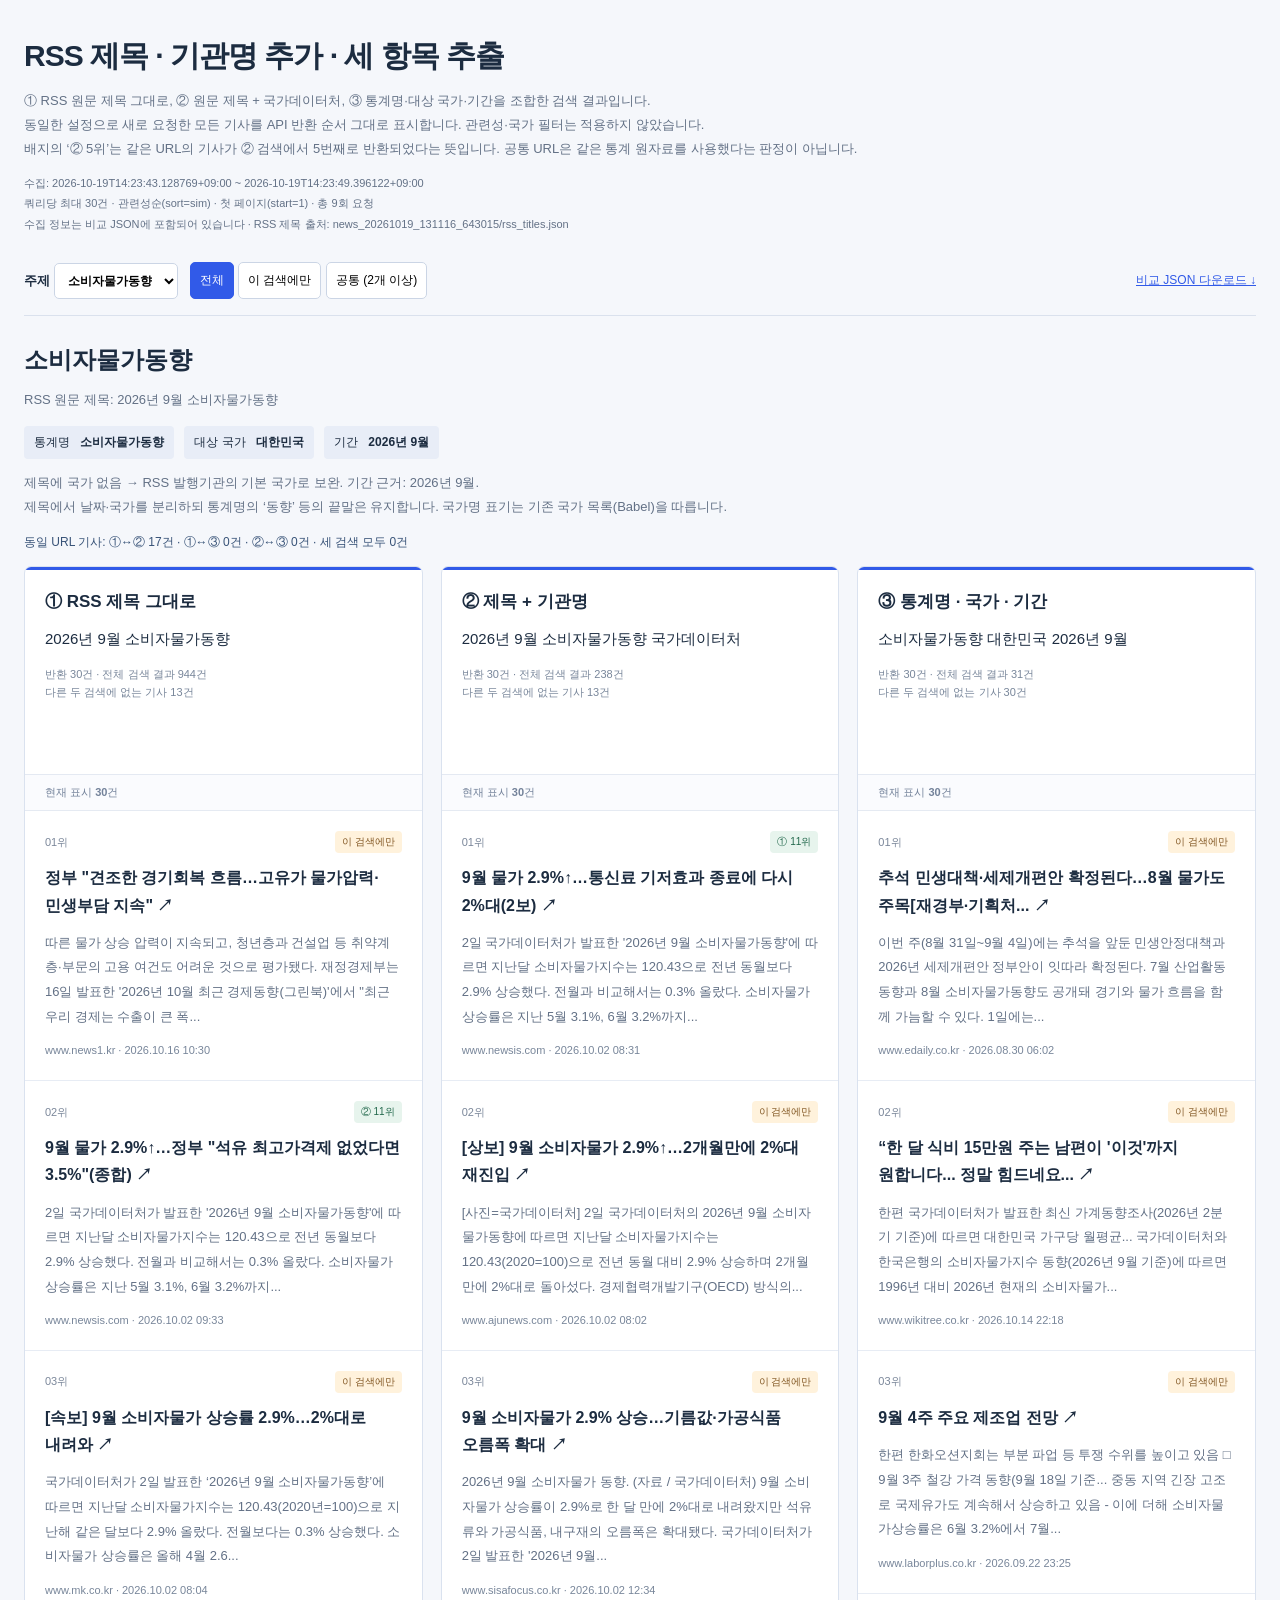
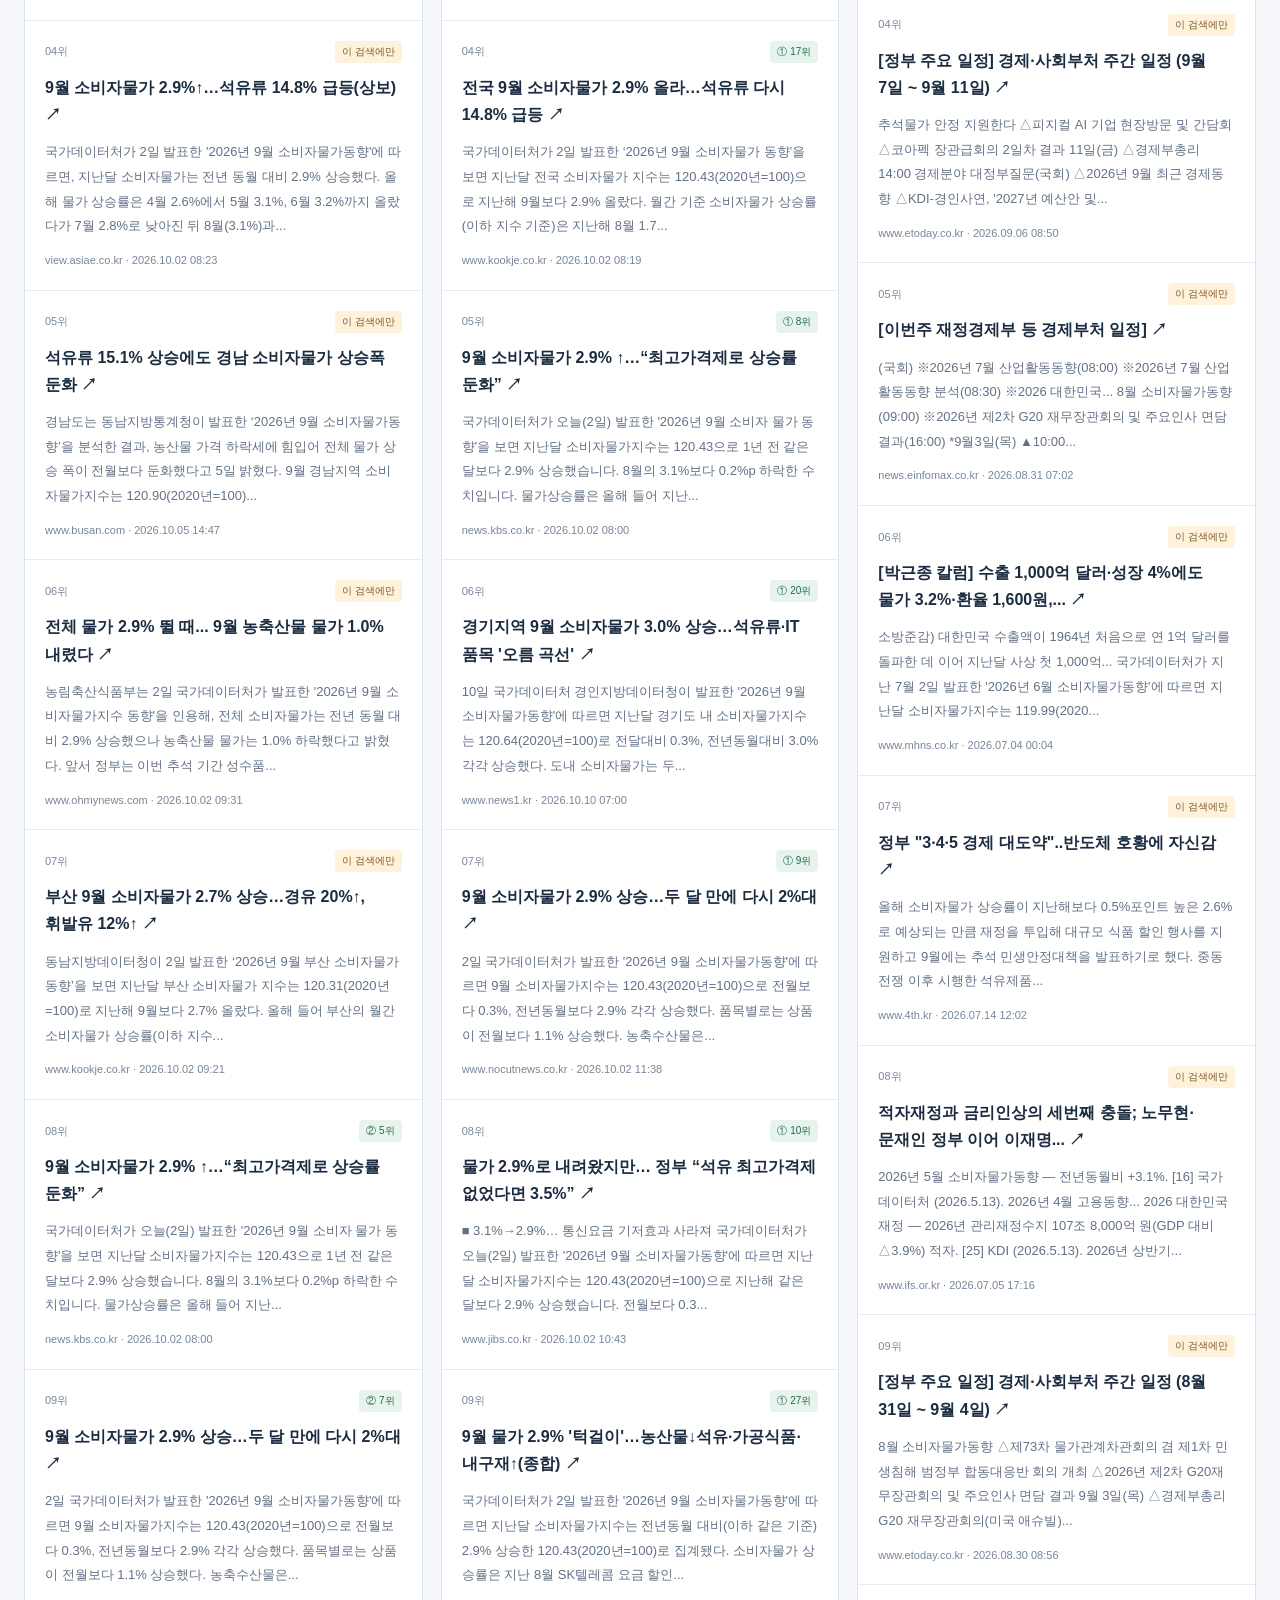
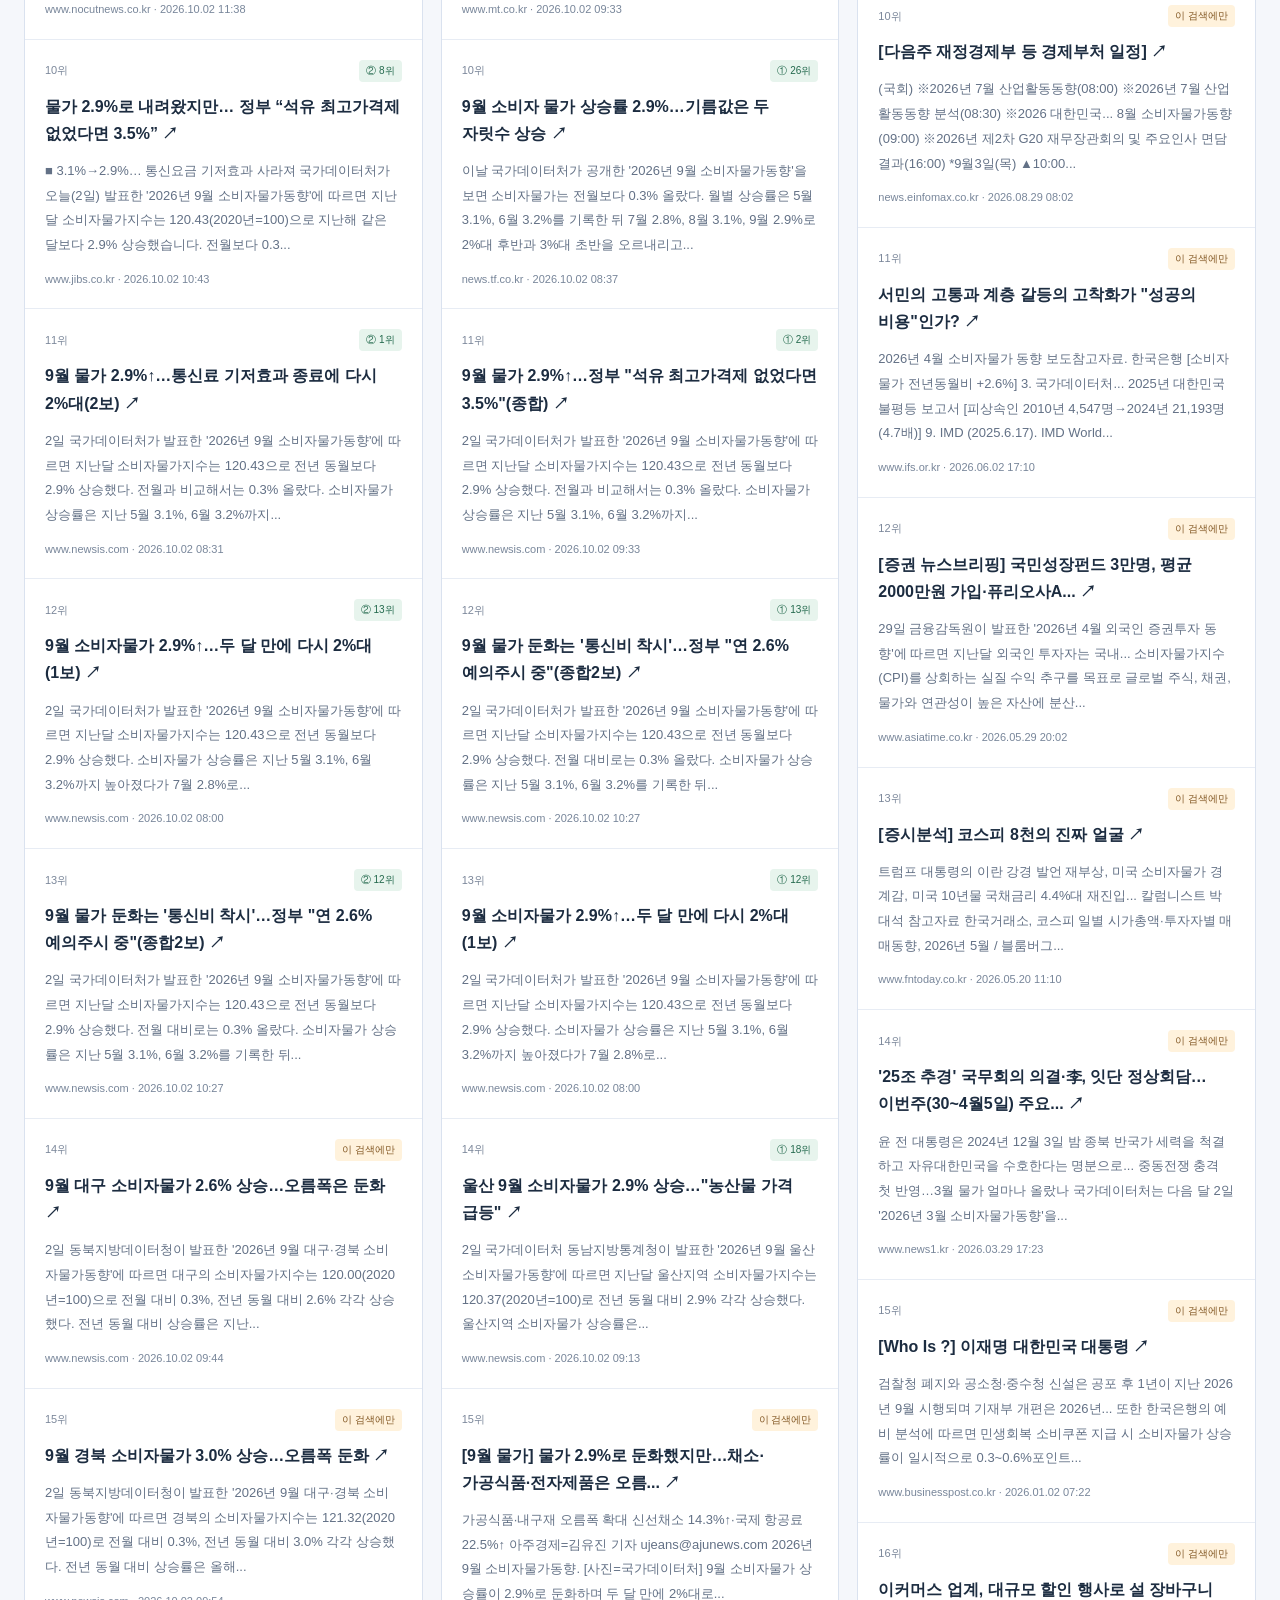
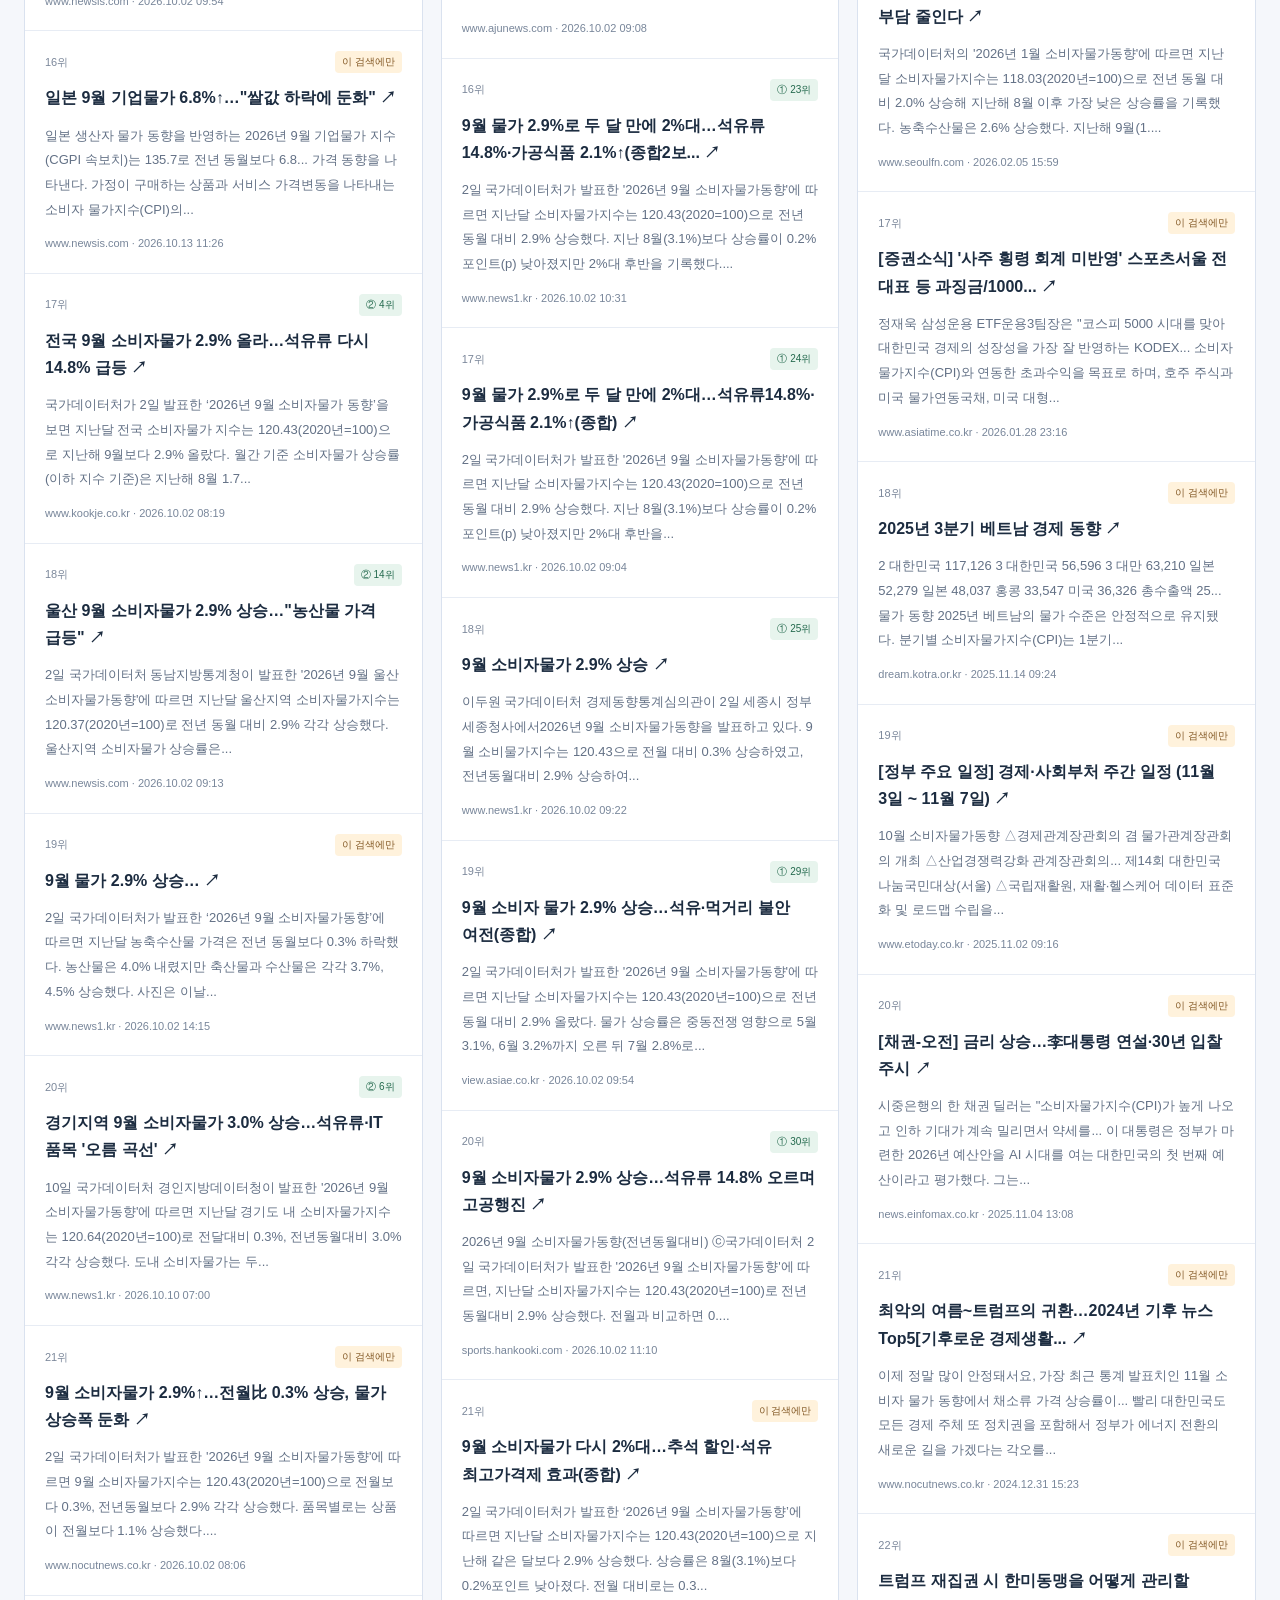
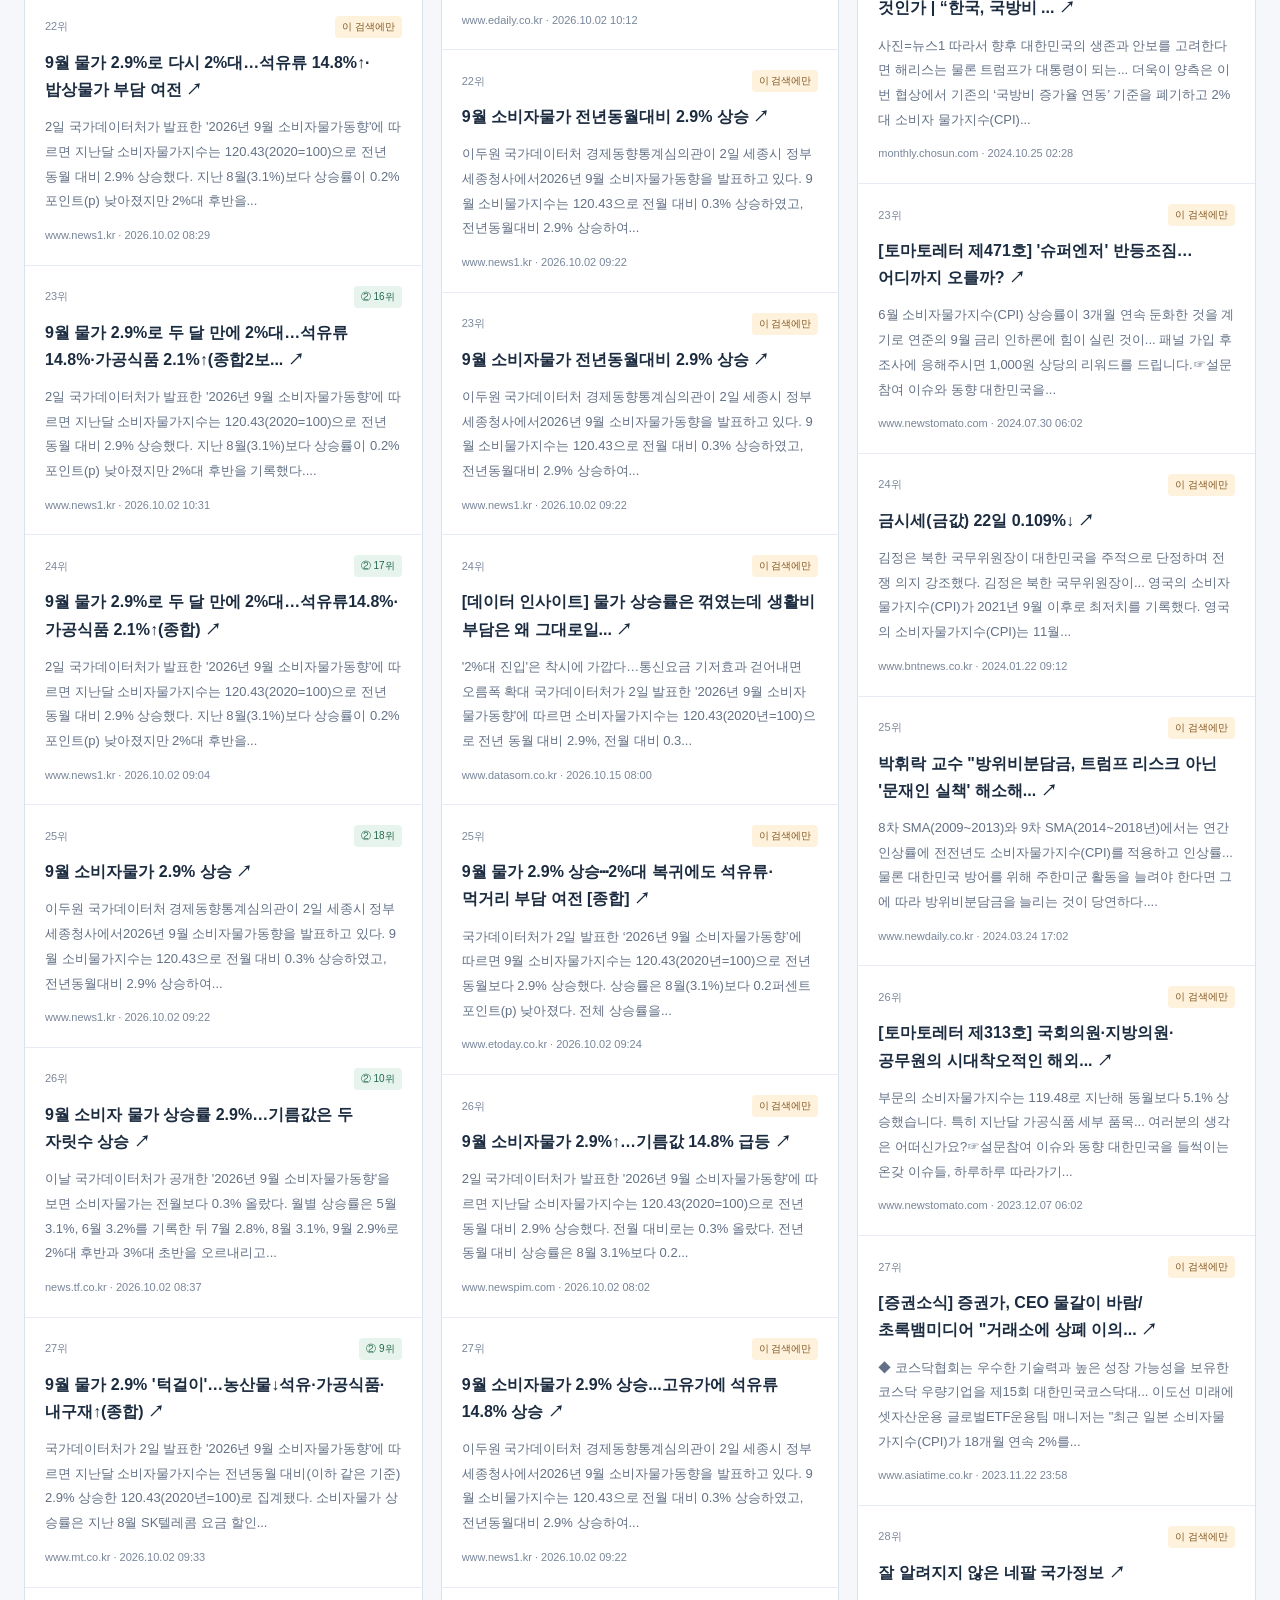
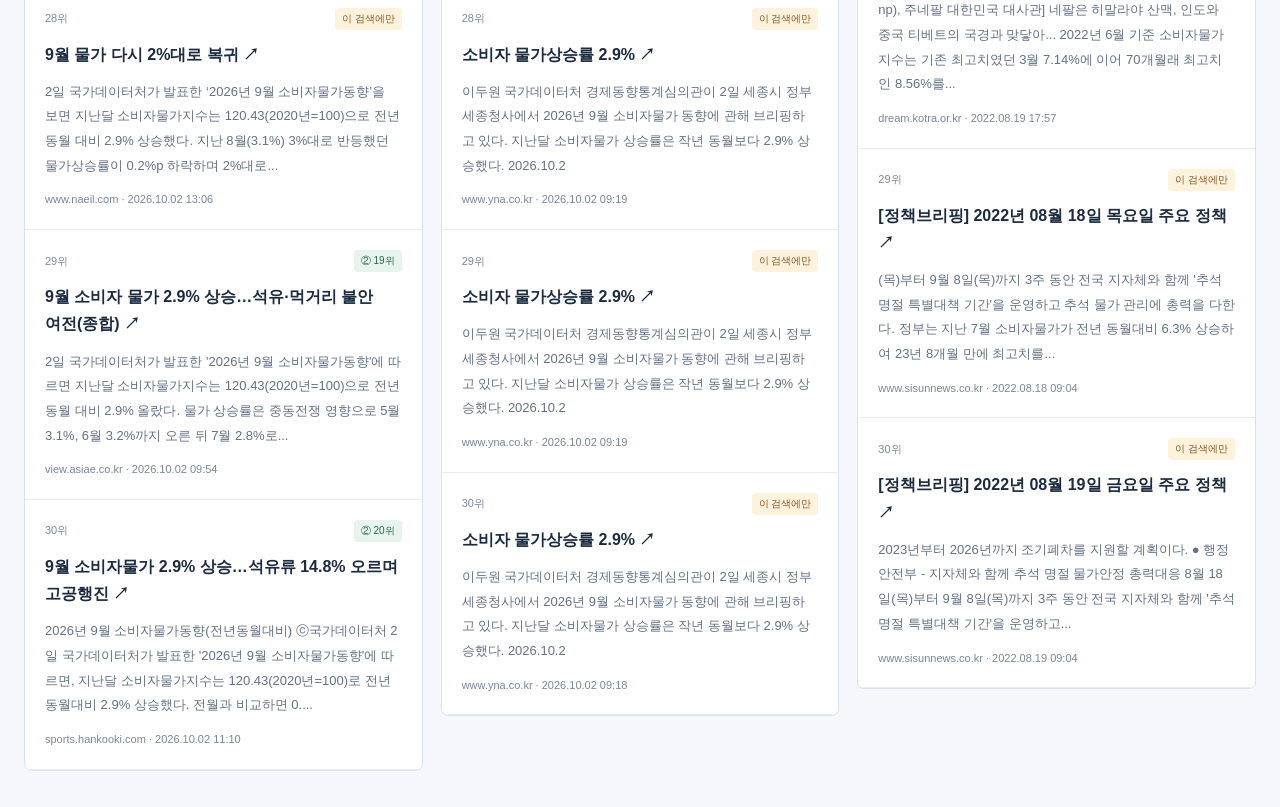
<file: data/query_comparison_temp.html>
<!doctype html><html lang="ko"><head><meta charset="utf-8"><meta name="viewport" content="width=device-width,initial-scale=1">
<title>Prism · 세 가지 검색어 비교</title><style>
:root{font-family:Arial,"Malgun Gothic",sans-serif;color:#1c2c40;background:#f5f7fb;font-variant-numeric:tabular-nums}*{box-sizing:border-box}body{margin:0}main{max-width:1660px;margin:36px auto;padding:0 24px}h1,h2,h3,h4,p{margin:0}h1{font-size:30px;letter-spacing:-1px}a{color:inherit}a:focus-visible,button:focus-visible,select:focus-visible{outline:2px solid #315ae8;outline-offset:3px}.intro,.provenance,.note,.source-title{line-height:1.85;color:#637186;font-size:13px;margin-top:12px}.provenance{font-size:11px}.controls{position:sticky;top:0;z-index:2;background:#f5f7fbf5;border-bottom:1px solid #dae1ed;padding:16px 0;display:flex;flex-wrap:wrap;gap:12px;align-items:center;margin-top:12px}.controls label{font-size:13px;font-weight:bold}select,button{font:inherit;border:1px solid #cbd5e5;background:white;border-radius:5px;padding:9px;cursor:pointer;font-size:12px}button[aria-pressed="true"]{background:#315ae8;border-color:#315ae8;color:white}.json-link{margin-left:auto;font-size:12px;color:#315ae8}section{margin-top:28px}[hidden]{display:none!important}h2{font-size:24px}.extraction{display:flex;flex-wrap:wrap;gap:10px;margin-top:14px}.extraction span{background:#e8edf7;font-size:12px;padding:8px 10px;border-radius:4px}.extraction b{margin-left:7px}.overlap{font-size:12px;color:#375277;margin:15px 0}.columns{display:grid;grid-template-columns:repeat(3,minmax(0,1fr));gap:18px;align-items:start}.column{background:white;border:1px solid #dae2ef;border-radius:7px;overflow:hidden;min-width:0}.column header{padding:20px;border-top:3px solid #315ae8;border-bottom:1px solid #e4e9f2;min-height:208px}h3{font-size:17px}.query{font-size:15px;line-height:1.75;margin-top:13px;overflow-wrap:anywhere;word-break:keep-all}.meta{font-size:11px;line-height:1.7;color:#78869a;margin-top:12px;overflow-wrap:anywhere}.column-count{font-size:11px;padding:10px 20px;background:#fafbfe;color:#73829a;border-bottom:1px solid #e5eaf2}.news-card{padding:20px;border-bottom:1px solid #e7ecf4}.card-top{display:flex;justify-content:space-between;gap:8px;align-items:center;font-size:11px;color:#7b879a;margin-bottom:11px}.badge{padding:4px 7px;border-radius:4px;font-size:10px}.common{background:#e7f4ed;color:#23694d}.unique{background:#fff2dc;color:#815622}h4{font-size:16px;line-height:1.7;overflow-wrap:anywhere;word-break:keep-all}h4 a{text-decoration:none}h4 a:hover{color:#315ae8;text-decoration:underline}.summary{font-size:13px;line-height:1.9;color:#637186;margin-top:12px;overflow-wrap:anywhere}@media(max-width:1000px){main{padding:0 14px}.columns{grid-template-columns:1fr}.column header{min-height:0}.json-link{margin-left:0}h1{font-size:25px}}
</style></head><body><main><h1>RSS 제목 · 기관명 추가 · 세 항목 추출</h1>
<p class="intro">① RSS 원문 제목 그대로, ② 원문 제목 + 국가데이터처, ③ 통계명·대상 국가·기간을 조합한 검색 결과입니다.<br>
동일한 설정으로 새로 요청한 모든 기사를 API 반환 순서 그대로 표시합니다. 관련성·국가 필터는 적용하지 않았습니다.<br>
배지의 ‘② 5위’는 같은 URL의 기사가 ② 검색에서 5번째로 반환되었다는 뜻입니다. 공통 URL은 같은 통계 원자료를 사용했다는 판정이 아닙니다.</p>
<p class="provenance">수집: 2026-10-19T14:23:43.128769+09:00 ~ 2026-10-19T14:23:49.396122+09:00<br>
쿼리당 최대 30건 · 관련성순(sort=sim) · 첫 페이지(start=1) · 총 9회 요청<br>
수집 정보는 비교 JSON에 포함되어 있습니다 · RSS 제목 출처: news_20261019_131116_643015/rss_titles.json</p>
<div class="controls"><label>주제 <select id="topic-select"><option value="0">소비자물가동향</option><option value="1">고용동향</option><option value="2">고령자 통계</option><option value="all">모든 주제</option></select></label>
<div role="group" aria-label="기사 비교 필터"><button data-filter="all" aria-pressed="true">전체</button> <button data-filter="unique" aria-pressed="false">이 검색에만</button> <button data-filter="common" aria-pressed="false">공통 (2개 이상)</button></div>
<a class="json-link" href="query_comparison_temp.json" download>비교 JSON 다운로드 ↓</a></div><section data-topic="0" >
<h2>소비자물가동향</h2><p class="source-title">RSS 원문 제목: 2026년 9월 소비자물가동향</p>
<div class="extraction"><span>통계명 <b>소비자물가동향</b></span><span>대상 국가 <b>대한민국</b></span><span>기간 <b>2026년 9월</b></span></div>
<p class="note">제목에 국가 없음 → RSS 발행기관의 기본 국가로 보완. 기간 근거: 2026년 9월.<br>제목에서 날짜·국가를 분리하되 통계명의 ‘동향’ 등의 끝말은 유지합니다. 국가명 표기는 기존 국가 목록(Babel)을 따릅니다.</p>
<p class="overlap">동일 URL 기사: ①↔② 17건 · ①↔③ 0건 · ②↔③ 0건 · 세 검색 모두 0건</p>
<div class="columns"><div class="column" data-column><header><h3>① RSS 제목 그대로</h3>
<p class="query">2026년 9월 소비자물가동향</p><p class="meta">반환 30건 · 전체 검색 결과 944건<br>다른 두 검색에 없는 기사 13건</p>
</header>
<p class="column-count">현재 표시 <b class="visible-count">30</b>건</p><article class="news-card" data-match="unique">
<div class="card-top"><span>01위</span><span class="badge unique">이 검색에만</span></div>
<h4><a href="https://www.news1.kr/economy/trend/6322162" target="_blank" rel="noopener noreferrer">정부 &quot;견조한 경기회복 흐름…고유가 물가압력·민생부담 지속&quot; ↗</a></h4>
<p class="summary">따른 물가 상승 압력이 지속되고, 청년층과 건설업 등 취약계층·부문의 고용 여건도 어려운 것으로 평가됐다. 재정경제부는 16일 발표한 &#x27;2026년 10월 최근 경제동향(그린북)&#x27;에서 &quot;최근 우리 경제는 수출이 큰 폭...</p><p class="meta">www.news1.kr · 2026.10.16 10:30</p></article><article class="news-card" data-match="common">
<div class="card-top"><span>02위</span><span class="badge common">② 11위</span></div>
<h4><a href="https://www.newsis.com/view/NISX20261002_0003811936" target="_blank" rel="noopener noreferrer">9월 물가 2.9%↑…정부 &quot;석유 최고가격제 없었다면 3.5%&quot;(종합) ↗</a></h4>
<p class="summary">2일 국가데이터처가 발표한 &#x27;2026년 9월 소비자물가동향&#x27;에 따르면 지난달 소비자물가지수는 120.43으로 전년 동월보다 2.9% 상승했다. 전월과 비교해서는 0.3% 올랐다. 소비자물가 상승률은 지난 5월 3.1%, 6월 3.2%까지...</p><p class="meta">www.newsis.com · 2026.10.02 09:33</p></article><article class="news-card" data-match="unique">
<div class="card-top"><span>03위</span><span class="badge unique">이 검색에만</span></div>
<h4><a href="https://www.mk.co.kr/article/12166740" target="_blank" rel="noopener noreferrer">[속보] 9월 소비자물가 상승률 2.9%…2%대로 내려와 ↗</a></h4>
<p class="summary">국가데이터처가 2일 발표한 ‘2026년 9월 소비자물가동향’에 따르면 지난달 소비자물가지수는 120.43(2020년=100)으로 지난해 같은 달보다 2.9% 올랐다. 전월보다는 0.3% 상승했다. 소비자물가 상승률은 올해 4월 2.6...</p><p class="meta">www.mk.co.kr · 2026.10.02 08:04</p></article><article class="news-card" data-match="unique">
<div class="card-top"><span>04위</span><span class="badge unique">이 검색에만</span></div>
<h4><a href="https://view.asiae.co.kr/article/2026100208231709424" target="_blank" rel="noopener noreferrer">9월 소비자물가 2.9%↑…석유류 14.8% 급등(상보) ↗</a></h4>
<p class="summary">국가데이터처가 2일 발표한 &#x27;2026년 9월 소비자물가동향&#x27;에 따르면, 지난달 소비자물가는 전년 동월 대비 2.9% 상승했다. 올해 물가 상승률은 4월 2.6%에서 5월 3.1%, 6월 3.2%까지 올랐다가 7월 2.8%로 낮아진 뒤 8월(3.1%)과...</p><p class="meta">view.asiae.co.kr · 2026.10.02 08:23</p></article><article class="news-card" data-match="unique">
<div class="card-top"><span>05위</span><span class="badge unique">이 검색에만</span></div>
<h4><a href="https://www.busan.com/view/busan/view.php?code=2026100511042552851" target="_blank" rel="noopener noreferrer">석유류 15.1% 상승에도 경남 소비자물가 상승폭 둔화 ↗</a></h4>
<p class="summary">경남도는 동남지방통계청이 발표한 ‘2026년 9월 소비자물가동향’을 분석한 결과, 농산물 가격 하락세에 힘입어 전체 물가 상승 폭이 전월보다 둔화했다고 5일 밝혔다. 9월 경남지역 소비자물가지수는 120.90(2020년=100)...</p><p class="meta">www.busan.com · 2026.10.05 14:47</p></article><article class="news-card" data-match="unique">
<div class="card-top"><span>06위</span><span class="badge unique">이 검색에만</span></div>
<h4><a href="https://www.ohmynews.com/NWS_Web/View/at_pg.aspx?CNTN_CD=A0003272103&amp;CMPT_CD=P0010&amp;utm_source=naver&amp;utm_medium=newsearch&amp;utm_campaign=naver_news" target="_blank" rel="noopener noreferrer">전체 물가 2.9% 뛸 때... 9월 농축산물 물가 1.0% 내렸다 ↗</a></h4>
<p class="summary">농림축산식품부는 2일 국가데이터처가 발표한 &#x27;2026년 9월 소비자물가지수 동향&#x27;을 인용해, 전체 소비자물가는 전년 동월 대비 2.9% 상승했으나 농축산물 물가는 1.0% 하락했다고 밝혔다. 앞서 정부는 이번 추석 기간 성수품...</p><p class="meta">www.ohmynews.com · 2026.10.02 09:31</p></article><article class="news-card" data-match="unique">
<div class="card-top"><span>07위</span><span class="badge unique">이 검색에만</span></div>
<h4><a href="http://www.kookje.co.kr/news2011/asp/newsbody.asp?code=0200&amp;key=20261002.99099000410" target="_blank" rel="noopener noreferrer">부산 9월 소비자물가 2.7% 상승…경유 20%↑, 휘발유 12%↑ ↗</a></h4>
<p class="summary">동남지방데이터청이 2일 발표한 ‘2026년 9월 부산 소비자물가 동향’을 보면 지난달 부산 소비자물가 지수는 120.31(2020년=100)로 지난해 9월보다 2.7% 올랐다. 올해 들어 부산의 월간 소비자물가 상승률(이하 지수...</p><p class="meta">www.kookje.co.kr · 2026.10.02 09:21</p></article><article class="news-card" data-match="common">
<div class="card-top"><span>08위</span><span class="badge common">② 5위</span></div>
<h4><a href="https://news.kbs.co.kr/news/pc/view/view.do?ncd=8676341&amp;ref=A" target="_blank" rel="noopener noreferrer">9월 소비자물가 2.9% ↑…“최고가격제로 상승률 둔화” ↗</a></h4>
<p class="summary">국가데이터처가 오늘(2일) 발표한 &#x27;2026년 9월 소비자 물가 동향&#x27;을 보면 지난달 소비자물가지수는 120.43으로 1년 전 같은 달보다 2.9% 상승했습니다. 8월의 3.1%보다 0.2%p 하락한 수치입니다. 물가상승률은 올해 들어 지난...</p><p class="meta">news.kbs.co.kr · 2026.10.02 08:00</p></article><article class="news-card" data-match="common">
<div class="card-top"><span>09위</span><span class="badge common">② 7위</span></div>
<h4><a href="https://www.nocutnews.co.kr/news/6586423?utm_source=naver&amp;utm_medium=article&amp;utm_campaign=20261002113722" target="_blank" rel="noopener noreferrer">9월 소비자물가 2.9% 상승…두 달 만에 다시 2%대 ↗</a></h4>
<p class="summary">2일 국가데이터처가 발표한 &#x27;2026년 9월 소비자물가동향&#x27;에 따르면 9월 소비자물가지수는 120.43(2020년=100)으로 전월보다 0.3%, 전년동월보다 2.9% 각각 상승했다. 품목별로는 상품이 전월보다 1.1% 상승했다. 농축수산물은...</p><p class="meta">www.nocutnews.co.kr · 2026.10.02 11:38</p></article><article class="news-card" data-match="common">
<div class="card-top"><span>10위</span><span class="badge common">② 8위</span></div>
<h4><a href="https://www.jibs.co.kr/news/articles/articlesDetail/66073?feed=na" target="_blank" rel="noopener noreferrer">물가 2.9%로 내려왔지만… 정부 “석유 최고가격제 없었다면 3.5%” ↗</a></h4>
<p class="summary">■ 3.1%→2.9%… 통신요금 기저효과 사라져 국가데이터처가 오늘(2일) 발표한 &#x27;2026년 9월 소비자물가동향&#x27;에 따르면 지난달 소비자물가지수는 120.43(2020년=100)으로 지난해 같은 달보다 2.9% 상승했습니다. 전월보다 0.3...</p><p class="meta">www.jibs.co.kr · 2026.10.02 10:43</p></article><article class="news-card" data-match="common">
<div class="card-top"><span>11위</span><span class="badge common">② 1위</span></div>
<h4><a href="https://www.newsis.com/view/NISX20261002_0003811769" target="_blank" rel="noopener noreferrer">9월 물가 2.9%↑…통신료 기저효과 종료에 다시 2%대(2보) ↗</a></h4>
<p class="summary">2일 국가데이터처가 발표한 &#x27;2026년 9월 소비자물가동향&#x27;에 따르면 지난달 소비자물가지수는 120.43으로 전년 동월보다 2.9% 상승했다. 전월과 비교해서는 0.3% 올랐다. 소비자물가 상승률은 지난 5월 3.1%, 6월 3.2%까지...</p><p class="meta">www.newsis.com · 2026.10.02 08:31</p></article><article class="news-card" data-match="common">
<div class="card-top"><span>12위</span><span class="badge common">② 13위</span></div>
<h4><a href="https://www.newsis.com/view/NISX20261002_0003811719" target="_blank" rel="noopener noreferrer">9월 소비자물가 2.9%↑…두 달 만에 다시 2%대(1보) ↗</a></h4>
<p class="summary">2일 국가데이터처가 발표한 &#x27;2026년 9월 소비자물가동향&#x27;에 따르면 지난달 소비자물가지수는 120.43으로 전년 동월보다 2.9% 상승했다. 소비자물가 상승률은 지난 5월 3.1%, 6월 3.2%까지 높아졌다가 7월 2.8%로...</p><p class="meta">www.newsis.com · 2026.10.02 08:00</p></article><article class="news-card" data-match="common">
<div class="card-top"><span>13위</span><span class="badge common">② 12위</span></div>
<h4><a href="https://www.newsis.com/view/NISX20261002_0003812052" target="_blank" rel="noopener noreferrer">9월 물가 둔화는 &#x27;통신비 착시&#x27;…정부 &quot;연 2.6% 예의주시 중&quot;(종합2보) ↗</a></h4>
<p class="summary">2일 국가데이터처가 발표한 &#x27;2026년 9월 소비자물가동향&#x27;에 따르면 지난달 소비자물가지수는 120.43으로 전년 동월보다 2.9% 상승했다. 전월 대비로는 0.3% 올랐다. 소비자물가 상승률은 지난 5월 3.1%, 6월 3.2%를 기록한 뒤...</p><p class="meta">www.newsis.com · 2026.10.02 10:27</p></article><article class="news-card" data-match="unique">
<div class="card-top"><span>14위</span><span class="badge unique">이 검색에만</span></div>
<h4><a href="https://www.newsis.com/view/NISX20261002_0003812020" target="_blank" rel="noopener noreferrer">9월 대구 소비자물가 2.6% 상승…오름폭은 둔화 ↗</a></h4>
<p class="summary">2일 동북지방데이터청이 발표한 &#x27;2026년 9월 대구·경북 소비자물가동향&#x27;에 따르면 대구의 소비자물가지수는 120.00(2020년=100)으로 전월 대비 0.3%, 전년 동월 대비 2.6% 각각 상승했다. 전년 동월 대비 상승률은 지난...</p><p class="meta">www.newsis.com · 2026.10.02 09:44</p></article><article class="news-card" data-match="unique">
<div class="card-top"><span>15위</span><span class="badge unique">이 검색에만</span></div>
<h4><a href="https://www.newsis.com/view/NISX20261002_0003812053" target="_blank" rel="noopener noreferrer">9월 경북 소비자물가 3.0% 상승…오름폭 둔화 ↗</a></h4>
<p class="summary">2일 동북지방데이터청이 발표한 &#x27;2026년 9월 대구·경북 소비자물가동향&#x27;에 따르면 경북의 소비자물가지수는 121.32(2020년=100)로 전월 대비 0.3%, 전년 동월 대비 3.0% 각각 상승했다. 전년 동월 대비 상승률은 올해...</p><p class="meta">www.newsis.com · 2026.10.02 09:54</p></article><article class="news-card" data-match="unique">
<div class="card-top"><span>16위</span><span class="badge unique">이 검색에만</span></div>
<h4><a href="https://www.newsis.com/view/NISX20261013_0003823716" target="_blank" rel="noopener noreferrer">일본 9월 기업물가 6.8%↑…&quot;쌀값 하락에 둔화&quot; ↗</a></h4>
<p class="summary">일본 생산자 물가 동향을 반영하는 2026년 9월 기업물가 지수(CGPI 속보치)는 135.7로 전년 동월보다 6.8... 가격 동향을 나타낸다. 가정이 구매하는 상품과 서비스 가격변동을 나타내는 소비자 물가지수(CPI)의...</p><p class="meta">www.newsis.com · 2026.10.13 11:26</p></article><article class="news-card" data-match="common">
<div class="card-top"><span>17위</span><span class="badge common">② 4위</span></div>
<h4><a href="http://www.kookje.co.kr/news2011/asp/newsbody.asp?code=0200&amp;key=20261002.99099000401" target="_blank" rel="noopener noreferrer">전국 9월 소비자물가 2.9% 올라…석유류 다시 14.8% 급등 ↗</a></h4>
<p class="summary">국가데이터처가 2일 발표한 ‘2026년 9월 소비자물가 동향’을 보면 지난달 전국 소비자물가 지수는 120.43(2020년=100)으로 지난해 9월보다 2.9% 올랐다. 월간 기준 소비자물가 상승률(이하 지수 기준)은 지난해 8월 1.7...</p><p class="meta">www.kookje.co.kr · 2026.10.02 08:19</p></article><article class="news-card" data-match="common">
<div class="card-top"><span>18위</span><span class="badge common">② 14위</span></div>
<h4><a href="https://www.newsis.com/view/NISX20261002_0003811939" target="_blank" rel="noopener noreferrer">울산 9월 소비자물가 2.9% 상승…&quot;농산물 가격 급등&quot; ↗</a></h4>
<p class="summary">2일 국가데이터처 동남지방통계청이 발표한 &#x27;2026년 9월 울산 소비자물가동향&#x27;에 따르면 지난달 울산지역 소비자물가지수는 120.37(2020년=100)로 전년 동월 대비 2.9% 각각 상승했다. 울산지역 소비자물가 상승률은...</p><p class="meta">www.newsis.com · 2026.10.02 09:13</p></article><article class="news-card" data-match="unique">
<div class="card-top"><span>19위</span><span class="badge unique">이 검색에만</span></div>
<h4><a href="https://www.news1.kr/photos/8139636" target="_blank" rel="noopener noreferrer">9월 물가 2.9% 상승… ↗</a></h4>
<p class="summary">2일 국가데이터처가 발표한 ‘2026년 9월 소비자물가동향’에 따르면 지난달 농축수산물 가격은 전년 동월보다 0.3% 하락했다. 농산물은 4.0% 내렸지만 축산물과 수산물은 각각 3.7%, 4.5% 상승했다. 사진은 이날...</p><p class="meta">www.news1.kr · 2026.10.02 14:15</p></article><article class="news-card" data-match="common">
<div class="card-top"><span>20위</span><span class="badge common">② 6위</span></div>
<h4><a href="https://www.news1.kr/local/gyeonggi/6314568" target="_blank" rel="noopener noreferrer">경기지역 9월 소비자물가 3.0% 상승…석유류·IT 품목 &#x27;오름 곡선&#x27; ↗</a></h4>
<p class="summary">10일 국가데이터처 경인지방데이터청이 발표한 &#x27;2026년 9월 소비자물가동향&#x27;에 따르면 지난달 경기도 내 소비자물가지수는 120.64(2020년=100)로 전달대비 0.3%, 전년동월대비 3.0% 각각 상승했다. 도내 소비자물가는 두...</p><p class="meta">www.news1.kr · 2026.10.10 07:00</p></article><article class="news-card" data-match="unique">
<div class="card-top"><span>21위</span><span class="badge unique">이 검색에만</span></div>
<h4><a href="https://www.nocutnews.co.kr/news/6586243?utm_source=naver&amp;utm_medium=article&amp;utm_campaign=20261002080520" target="_blank" rel="noopener noreferrer">9월 소비자물가 2.9%↑…전월比 0.3% 상승, 물가 상승폭 둔화 ↗</a></h4>
<p class="summary">2일 국가데이터처가 발표한 &#x27;2026년 9월 소비자물가동향&#x27;에 따르면 9월 소비자물가지수는 120.43(2020년=100)으로 전월보다 0.3%, 전년동월보다 2.9% 각각 상승했다. 품목별로는 상품이 전월보다 1.1% 상승했다....</p><p class="meta">www.nocutnews.co.kr · 2026.10.02 08:06</p></article><article class="news-card" data-match="unique">
<div class="card-top"><span>22위</span><span class="badge unique">이 검색에만</span></div>
<h4><a href="https://www.news1.kr/economy/trend/6308346" target="_blank" rel="noopener noreferrer">9월 물가 2.9%로 다시 2%대…석유류 14.8%↑·밥상물가 부담 여전 ↗</a></h4>
<p class="summary">2일 국가데이터처가 발표한 &#x27;2026년 9월 소비자물가동향&#x27;에 따르면 지난달 소비자물가지수는 120.43(2020=100)으로 전년 동월 대비 2.9% 상승했다. 지난 8월(3.1%)보다 상승률이 0.2%포인트(p) 낮아졌지만 2%대 후반을...</p><p class="meta">www.news1.kr · 2026.10.02 08:29</p></article><article class="news-card" data-match="common">
<div class="card-top"><span>23위</span><span class="badge common">② 16위</span></div>
<h4><a href="https://www.news1.kr/economy/trend/6308628" target="_blank" rel="noopener noreferrer">9월 물가 2.9%로 두 달 만에 2%대…석유류 14.8%·가공식품 2.1%↑(종합2보... ↗</a></h4>
<p class="summary">2일 국가데이터처가 발표한 &#x27;2026년 9월 소비자물가동향&#x27;에 따르면 지난달 소비자물가지수는 120.43(2020=100)으로 전년 동월 대비 2.9% 상승했다. 지난 8월(3.1%)보다 상승률이 0.2%포인트(p) 낮아졌지만 2%대 후반을 기록했다....</p><p class="meta">www.news1.kr · 2026.10.02 10:31</p></article><article class="news-card" data-match="common">
<div class="card-top"><span>24위</span><span class="badge common">② 17위</span></div>
<h4><a href="https://www.news1.kr/economy/trend/6308440" target="_blank" rel="noopener noreferrer">9월 물가 2.9%로 두 달 만에 2%대…석유류14.8%·가공식품 2.1%↑(종합) ↗</a></h4>
<p class="summary">2일 국가데이터처가 발표한 &#x27;2026년 9월 소비자물가동향&#x27;에 따르면 지난달 소비자물가지수는 120.43(2020=100)으로 전년 동월 대비 2.9% 상승했다. 지난 8월(3.1%)보다 상승률이 0.2%포인트(p) 낮아졌지만 2%대 후반을...</p><p class="meta">www.news1.kr · 2026.10.02 09:04</p></article><article class="news-card" data-match="common">
<div class="card-top"><span>25위</span><span class="badge common">② 18위</span></div>
<h4><a href="https://www.news1.kr/photos/8138801" target="_blank" rel="noopener noreferrer">9월 소비자물가 2.9% 상승 ↗</a></h4>
<p class="summary">이두원 국가데이터처 경제동향통계심의관이 2일 세종시 정부세종청사에서2026년 9월 소비자물가동향을 발표하고 있다. 9월 소비물가지수는 120.43으로 전월 대비 0.3% 상승하였고, 전년동월대비 2.9% 상승하여...</p><p class="meta">www.news1.kr · 2026.10.02 09:22</p></article><article class="news-card" data-match="common">
<div class="card-top"><span>26위</span><span class="badge common">② 10위</span></div>
<h4><a href="https://news.tf.co.kr/read/economy/2372261.htm" target="_blank" rel="noopener noreferrer">9월 소비자 물가 상승률 2.9%…기름값은 두 자릿수 상승 ↗</a></h4>
<p class="summary">이날 국가데이터처가 공개한 &#x27;2026년 9월 소비자물가동향&#x27;을 보면 소비자물가는 전월보다 0.3% 올랐다. 월별 상승률은 5월 3.1%, 6월 3.2%를 기록한 뒤 7월 2.8%, 8월 3.1%, 9월 2.9%로 2%대 후반과 3%대 초반을 오르내리고...</p><p class="meta">news.tf.co.kr · 2026.10.02 08:37</p></article><article class="news-card" data-match="common">
<div class="card-top"><span>27위</span><span class="badge common">② 9위</span></div>
<h4><a href="https://www.mt.co.kr/economy/2026/10/02/2026100208015545338" target="_blank" rel="noopener noreferrer">9월 물가 2.9% &#x27;턱걸이&#x27;…농산물↓석유·가공식품·내구재↑(종합) ↗</a></h4>
<p class="summary">국가데이터처가 2일 발표한 &#x27;2026년 9월 소비자물가동향&#x27;에 따르면 지난달 소비자물가지수는 전년동월 대비(이하 같은 기준) 2.9% 상승한 120.43(2020년=100)로 집계됐다. 소비자물가 상승률은 지난 8월 SK텔레콤 요금 할인...</p><p class="meta">www.mt.co.kr · 2026.10.02 09:33</p></article><article class="news-card" data-match="unique">
<div class="card-top"><span>28위</span><span class="badge unique">이 검색에만</span></div>
<h4><a href="https://www.naeil.com/news/read/604114?ref=naver" target="_blank" rel="noopener noreferrer">9월 물가 다시 2%대로 복귀 ↗</a></h4>
<p class="summary">2일 국가데이터처가 발표한 ‘2026년 9월 소비자물가동향’을 보면 지난달 소비자물가지수는 120.43(2020년=100)으로 전년 동월 대비 2.9% 상승했다. 지난 8월(3.1%) 3%대로 반등했던 물가상승률이 0.2%p 하락하며 2%대로...</p><p class="meta">www.naeil.com · 2026.10.02 13:06</p></article><article class="news-card" data-match="common">
<div class="card-top"><span>29위</span><span class="badge common">② 19위</span></div>
<h4><a href="https://view.asiae.co.kr/article/2026100209285359116" target="_blank" rel="noopener noreferrer">9월 소비자 물가 2.9% 상승…석유·먹거리 불안 여전(종합) ↗</a></h4>
<p class="summary">2일 국가데이터처가 발표한 &#x27;2026년 9월 소비자물가동향&#x27;에 따르면 지난달 소비자물가지수는 120.43(2020년=100)으로 전년 동월 대비 2.9% 올랐다. 물가 상승률은 중동전쟁 영향으로 5월 3.1%, 6월 3.2%까지 오른 뒤 7월 2.8%로...</p><p class="meta">view.asiae.co.kr · 2026.10.02 09:54</p></article><article class="news-card" data-match="common">
<div class="card-top"><span>30위</span><span class="badge common">② 20위</span></div>
<h4><a href="https://sports.hankooki.com/news/articleView.html?idxno=6941079" target="_blank" rel="noopener noreferrer">9월 소비자물가 2.9% 상승…석유류 14.8% 오르며 고공행진 ↗</a></h4>
<p class="summary">2026년 9월 소비자물가동향(전년동월대비) ⓒ국가데이터처 2일 국가데이터처가 발표한 &#x27;2026년 9월 소비자물가동향&#x27;에 따르면, 지난달 소비자물가지수는 120.43(2020년=100)로 전년동월대비 2.9% 상승했다. 전월과 비교하면 0....</p><p class="meta">sports.hankooki.com · 2026.10.02 11:10</p></article></div><div class="column" data-column><header><h3>② 제목 + 기관명</h3>
<p class="query">2026년 9월 소비자물가동향 국가데이터처</p><p class="meta">반환 30건 · 전체 검색 결과 238건<br>다른 두 검색에 없는 기사 13건</p>
</header>
<p class="column-count">현재 표시 <b class="visible-count">30</b>건</p><article class="news-card" data-match="common">
<div class="card-top"><span>01위</span><span class="badge common">① 11위</span></div>
<h4><a href="https://www.newsis.com/view/NISX20261002_0003811769" target="_blank" rel="noopener noreferrer">9월 물가 2.9%↑…통신료 기저효과 종료에 다시 2%대(2보) ↗</a></h4>
<p class="summary">2일 국가데이터처가 발표한 &#x27;2026년 9월 소비자물가동향&#x27;에 따르면 지난달 소비자물가지수는 120.43으로 전년 동월보다 2.9% 상승했다. 전월과 비교해서는 0.3% 올랐다. 소비자물가 상승률은 지난 5월 3.1%, 6월 3.2%까지...</p><p class="meta">www.newsis.com · 2026.10.02 08:31</p></article><article class="news-card" data-match="unique">
<div class="card-top"><span>02위</span><span class="badge unique">이 검색에만</span></div>
<h4><a href="https://www.ajunews.com/view/20261002075126992" target="_blank" rel="noopener noreferrer">[상보] 9월 소비자물가 2.9%↑…2개월만에 2%대 재진입 ↗</a></h4>
<p class="summary">[사진=국가데이터처] 2일 국가데이터처의 2026년 9월 소비자물가동향에 따르면 지난달 소비자물가지수는 120.43(2020=100)으로 전년 동월 대비 2.9% 상승하며 2개월만에 2%대로 돌아섰다. 경제협력개발기구(OECD) 방식의...</p><p class="meta">www.ajunews.com · 2026.10.02 08:02</p></article><article class="news-card" data-match="unique">
<div class="card-top"><span>03위</span><span class="badge unique">이 검색에만</span></div>
<h4><a href="http://www.sisafocus.co.kr/news/articleView.html?idxno=365725" target="_blank" rel="noopener noreferrer">9월 소비자물가 2.9% 상승…기름값·가공식품 오름폭 확대 ↗</a></h4>
<p class="summary">2026년 9월 소비자물가 동향. (자료 / 국가데이터처) 9월 소비자물가 상승률이 2.9%로 한 달 만에 2%대로 내려왔지만 석유류와 가공식품, 내구재의 오름폭은 확대됐다. 국가데이터처가 2일 발표한 &#x27;2026년 9월...</p><p class="meta">www.sisafocus.co.kr · 2026.10.02 12:34</p></article><article class="news-card" data-match="common">
<div class="card-top"><span>04위</span><span class="badge common">① 17위</span></div>
<h4><a href="http://www.kookje.co.kr/news2011/asp/newsbody.asp?code=0200&amp;key=20261002.99099000401" target="_blank" rel="noopener noreferrer">전국 9월 소비자물가 2.9% 올라…석유류 다시 14.8% 급등 ↗</a></h4>
<p class="summary">국가데이터처가 2일 발표한 ‘2026년 9월 소비자물가 동향’을 보면 지난달 전국 소비자물가 지수는 120.43(2020년=100)으로 지난해 9월보다 2.9% 올랐다. 월간 기준 소비자물가 상승률(이하 지수 기준)은 지난해 8월 1.7...</p><p class="meta">www.kookje.co.kr · 2026.10.02 08:19</p></article><article class="news-card" data-match="common">
<div class="card-top"><span>05위</span><span class="badge common">① 8위</span></div>
<h4><a href="https://news.kbs.co.kr/news/pc/view/view.do?ncd=8676341&amp;ref=A" target="_blank" rel="noopener noreferrer">9월 소비자물가 2.9% ↑…“최고가격제로 상승률 둔화” ↗</a></h4>
<p class="summary">국가데이터처가 오늘(2일) 발표한 &#x27;2026년 9월 소비자 물가 동향&#x27;을 보면 지난달 소비자물가지수는 120.43으로 1년 전 같은 달보다 2.9% 상승했습니다. 8월의 3.1%보다 0.2%p 하락한 수치입니다. 물가상승률은 올해 들어 지난...</p><p class="meta">news.kbs.co.kr · 2026.10.02 08:00</p></article><article class="news-card" data-match="common">
<div class="card-top"><span>06위</span><span class="badge common">① 20위</span></div>
<h4><a href="https://www.news1.kr/local/gyeonggi/6314568" target="_blank" rel="noopener noreferrer">경기지역 9월 소비자물가 3.0% 상승…석유류·IT 품목 &#x27;오름 곡선&#x27; ↗</a></h4>
<p class="summary">10일 국가데이터처 경인지방데이터청이 발표한 &#x27;2026년 9월 소비자물가동향&#x27;에 따르면 지난달 경기도 내 소비자물가지수는 120.64(2020년=100)로 전달대비 0.3%, 전년동월대비 3.0% 각각 상승했다. 도내 소비자물가는 두...</p><p class="meta">www.news1.kr · 2026.10.10 07:00</p></article><article class="news-card" data-match="common">
<div class="card-top"><span>07위</span><span class="badge common">① 9위</span></div>
<h4><a href="https://www.nocutnews.co.kr/news/6586423?utm_source=naver&amp;utm_medium=article&amp;utm_campaign=20261002113722" target="_blank" rel="noopener noreferrer">9월 소비자물가 2.9% 상승…두 달 만에 다시 2%대 ↗</a></h4>
<p class="summary">2일 국가데이터처가 발표한 &#x27;2026년 9월 소비자물가동향&#x27;에 따르면 9월 소비자물가지수는 120.43(2020년=100)으로 전월보다 0.3%, 전년동월보다 2.9% 각각 상승했다. 품목별로는 상품이 전월보다 1.1% 상승했다. 농축수산물은...</p><p class="meta">www.nocutnews.co.kr · 2026.10.02 11:38</p></article><article class="news-card" data-match="common">
<div class="card-top"><span>08위</span><span class="badge common">① 10위</span></div>
<h4><a href="https://www.jibs.co.kr/news/articles/articlesDetail/66073?feed=na" target="_blank" rel="noopener noreferrer">물가 2.9%로 내려왔지만… 정부 “석유 최고가격제 없었다면 3.5%” ↗</a></h4>
<p class="summary">■ 3.1%→2.9%… 통신요금 기저효과 사라져 국가데이터처가 오늘(2일) 발표한 &#x27;2026년 9월 소비자물가동향&#x27;에 따르면 지난달 소비자물가지수는 120.43(2020년=100)으로 지난해 같은 달보다 2.9% 상승했습니다. 전월보다 0.3...</p><p class="meta">www.jibs.co.kr · 2026.10.02 10:43</p></article><article class="news-card" data-match="common">
<div class="card-top"><span>09위</span><span class="badge common">① 27위</span></div>
<h4><a href="https://www.mt.co.kr/economy/2026/10/02/2026100208015545338" target="_blank" rel="noopener noreferrer">9월 물가 2.9% &#x27;턱걸이&#x27;…농산물↓석유·가공식품·내구재↑(종합) ↗</a></h4>
<p class="summary">국가데이터처가 2일 발표한 &#x27;2026년 9월 소비자물가동향&#x27;에 따르면 지난달 소비자물가지수는 전년동월 대비(이하 같은 기준) 2.9% 상승한 120.43(2020년=100)로 집계됐다. 소비자물가 상승률은 지난 8월 SK텔레콤 요금 할인...</p><p class="meta">www.mt.co.kr · 2026.10.02 09:33</p></article><article class="news-card" data-match="common">
<div class="card-top"><span>10위</span><span class="badge common">① 26위</span></div>
<h4><a href="https://news.tf.co.kr/read/economy/2372261.htm" target="_blank" rel="noopener noreferrer">9월 소비자 물가 상승률 2.9%…기름값은 두 자릿수 상승 ↗</a></h4>
<p class="summary">이날 국가데이터처가 공개한 &#x27;2026년 9월 소비자물가동향&#x27;을 보면 소비자물가는 전월보다 0.3% 올랐다. 월별 상승률은 5월 3.1%, 6월 3.2%를 기록한 뒤 7월 2.8%, 8월 3.1%, 9월 2.9%로 2%대 후반과 3%대 초반을 오르내리고...</p><p class="meta">news.tf.co.kr · 2026.10.02 08:37</p></article><article class="news-card" data-match="common">
<div class="card-top"><span>11위</span><span class="badge common">① 2위</span></div>
<h4><a href="https://www.newsis.com/view/NISX20261002_0003811936" target="_blank" rel="noopener noreferrer">9월 물가 2.9%↑…정부 &quot;석유 최고가격제 없었다면 3.5%&quot;(종합) ↗</a></h4>
<p class="summary">2일 국가데이터처가 발표한 &#x27;2026년 9월 소비자물가동향&#x27;에 따르면 지난달 소비자물가지수는 120.43으로 전년 동월보다 2.9% 상승했다. 전월과 비교해서는 0.3% 올랐다. 소비자물가 상승률은 지난 5월 3.1%, 6월 3.2%까지...</p><p class="meta">www.newsis.com · 2026.10.02 09:33</p></article><article class="news-card" data-match="common">
<div class="card-top"><span>12위</span><span class="badge common">① 13위</span></div>
<h4><a href="https://www.newsis.com/view/NISX20261002_0003812052" target="_blank" rel="noopener noreferrer">9월 물가 둔화는 &#x27;통신비 착시&#x27;…정부 &quot;연 2.6% 예의주시 중&quot;(종합2보) ↗</a></h4>
<p class="summary">2일 국가데이터처가 발표한 &#x27;2026년 9월 소비자물가동향&#x27;에 따르면 지난달 소비자물가지수는 120.43으로 전년 동월보다 2.9% 상승했다. 전월 대비로는 0.3% 올랐다. 소비자물가 상승률은 지난 5월 3.1%, 6월 3.2%를 기록한 뒤...</p><p class="meta">www.newsis.com · 2026.10.02 10:27</p></article><article class="news-card" data-match="common">
<div class="card-top"><span>13위</span><span class="badge common">① 12위</span></div>
<h4><a href="https://www.newsis.com/view/NISX20261002_0003811719" target="_blank" rel="noopener noreferrer">9월 소비자물가 2.9%↑…두 달 만에 다시 2%대(1보) ↗</a></h4>
<p class="summary">2일 국가데이터처가 발표한 &#x27;2026년 9월 소비자물가동향&#x27;에 따르면 지난달 소비자물가지수는 120.43으로 전년 동월보다 2.9% 상승했다. 소비자물가 상승률은 지난 5월 3.1%, 6월 3.2%까지 높아졌다가 7월 2.8%로...</p><p class="meta">www.newsis.com · 2026.10.02 08:00</p></article><article class="news-card" data-match="common">
<div class="card-top"><span>14위</span><span class="badge common">① 18위</span></div>
<h4><a href="https://www.newsis.com/view/NISX20261002_0003811939" target="_blank" rel="noopener noreferrer">울산 9월 소비자물가 2.9% 상승…&quot;농산물 가격 급등&quot; ↗</a></h4>
<p class="summary">2일 국가데이터처 동남지방통계청이 발표한 &#x27;2026년 9월 울산 소비자물가동향&#x27;에 따르면 지난달 울산지역 소비자물가지수는 120.37(2020년=100)로 전년 동월 대비 2.9% 각각 상승했다. 울산지역 소비자물가 상승률은...</p><p class="meta">www.newsis.com · 2026.10.02 09:13</p></article><article class="news-card" data-match="unique">
<div class="card-top"><span>15위</span><span class="badge unique">이 검색에만</span></div>
<h4><a href="https://www.ajunews.com/view/20261002085641183" target="_blank" rel="noopener noreferrer">[9월 물가] 물가 2.9%로 둔화했지만…채소·가공식품·전자제품은 오름... ↗</a></h4>
<p class="summary">가공식품·내구재 오름폭 확대 신선채소 14.3%↑·국제 항공료 22.5%↑ 아주경제=김유진 기자 ujeans@ajunews.com 2026년 9월 소비자물가동향. [사진=국가데이터처] 9월 소비자물가 상승률이 2.9%로 둔화하며 두 달 만에 2%대로...</p><p class="meta">www.ajunews.com · 2026.10.02 09:08</p></article><article class="news-card" data-match="common">
<div class="card-top"><span>16위</span><span class="badge common">① 23위</span></div>
<h4><a href="https://www.news1.kr/economy/trend/6308628" target="_blank" rel="noopener noreferrer">9월 물가 2.9%로 두 달 만에 2%대…석유류 14.8%·가공식품 2.1%↑(종합2보... ↗</a></h4>
<p class="summary">2일 국가데이터처가 발표한 &#x27;2026년 9월 소비자물가동향&#x27;에 따르면 지난달 소비자물가지수는 120.43(2020=100)으로 전년 동월 대비 2.9% 상승했다. 지난 8월(3.1%)보다 상승률이 0.2%포인트(p) 낮아졌지만 2%대 후반을 기록했다....</p><p class="meta">www.news1.kr · 2026.10.02 10:31</p></article><article class="news-card" data-match="common">
<div class="card-top"><span>17위</span><span class="badge common">① 24위</span></div>
<h4><a href="https://www.news1.kr/economy/trend/6308440" target="_blank" rel="noopener noreferrer">9월 물가 2.9%로 두 달 만에 2%대…석유류14.8%·가공식품 2.1%↑(종합) ↗</a></h4>
<p class="summary">2일 국가데이터처가 발표한 &#x27;2026년 9월 소비자물가동향&#x27;에 따르면 지난달 소비자물가지수는 120.43(2020=100)으로 전년 동월 대비 2.9% 상승했다. 지난 8월(3.1%)보다 상승률이 0.2%포인트(p) 낮아졌지만 2%대 후반을...</p><p class="meta">www.news1.kr · 2026.10.02 09:04</p></article><article class="news-card" data-match="common">
<div class="card-top"><span>18위</span><span class="badge common">① 25위</span></div>
<h4><a href="https://www.news1.kr/photos/8138801" target="_blank" rel="noopener noreferrer">9월 소비자물가 2.9% 상승 ↗</a></h4>
<p class="summary">이두원 국가데이터처 경제동향통계심의관이 2일 세종시 정부세종청사에서2026년 9월 소비자물가동향을 발표하고 있다. 9월 소비물가지수는 120.43으로 전월 대비 0.3% 상승하였고, 전년동월대비 2.9% 상승하여...</p><p class="meta">www.news1.kr · 2026.10.02 09:22</p></article><article class="news-card" data-match="common">
<div class="card-top"><span>19위</span><span class="badge common">① 29위</span></div>
<h4><a href="https://view.asiae.co.kr/article/2026100209285359116" target="_blank" rel="noopener noreferrer">9월 소비자 물가 2.9% 상승…석유·먹거리 불안 여전(종합) ↗</a></h4>
<p class="summary">2일 국가데이터처가 발표한 &#x27;2026년 9월 소비자물가동향&#x27;에 따르면 지난달 소비자물가지수는 120.43(2020년=100)으로 전년 동월 대비 2.9% 올랐다. 물가 상승률은 중동전쟁 영향으로 5월 3.1%, 6월 3.2%까지 오른 뒤 7월 2.8%로...</p><p class="meta">view.asiae.co.kr · 2026.10.02 09:54</p></article><article class="news-card" data-match="common">
<div class="card-top"><span>20위</span><span class="badge common">① 30위</span></div>
<h4><a href="https://sports.hankooki.com/news/articleView.html?idxno=6941079" target="_blank" rel="noopener noreferrer">9월 소비자물가 2.9% 상승…석유류 14.8% 오르며 고공행진 ↗</a></h4>
<p class="summary">2026년 9월 소비자물가동향(전년동월대비) ⓒ국가데이터처 2일 국가데이터처가 발표한 &#x27;2026년 9월 소비자물가동향&#x27;에 따르면, 지난달 소비자물가지수는 120.43(2020년=100)로 전년동월대비 2.9% 상승했다. 전월과 비교하면 0....</p><p class="meta">sports.hankooki.com · 2026.10.02 11:10</p></article><article class="news-card" data-match="unique">
<div class="card-top"><span>21위</span><span class="badge unique">이 검색에만</span></div>
<h4><a href="https://www.edaily.co.kr/News/Read?newsId=03043846645608984&amp;mediaCodeNo=257&amp;utm_source=naver&amp;utm_medium=referral&amp;utm_campaign=news_syndication&amp;utm_content=original_article" target="_blank" rel="noopener noreferrer">9월 소비자물가 다시 2%대…추석 할인·석유 최고가격제 효과(종합) ↗</a></h4>
<p class="summary">2일 국가데이터처가 발표한 ‘2026년 9월 소비자물가동향’에 따르면 지난달 소비자물가지수는 120.43(2020년=100)으로 지난해 같은 달보다 2.9% 상승했다. 상승률은 8월(3.1%)보다 0.2%포인트 낮아졌다. 전월 대비로는 0.3...</p><p class="meta">www.edaily.co.kr · 2026.10.02 10:12</p></article><article class="news-card" data-match="unique">
<div class="card-top"><span>22위</span><span class="badge unique">이 검색에만</span></div>
<h4><a href="https://www.news1.kr/photos/8138803" target="_blank" rel="noopener noreferrer">9월 소비자물가 전년동월대비 2.9% 상승 ↗</a></h4>
<p class="summary">이두원 국가데이터처 경제동향통계심의관이 2일 세종시 정부세종청사에서2026년 9월 소비자물가동향을 발표하고 있다. 9월 소비물가지수는 120.43으로 전월 대비 0.3% 상승하였고, 전년동월대비 2.9% 상승하여...</p><p class="meta">www.news1.kr · 2026.10.02 09:22</p></article><article class="news-card" data-match="unique">
<div class="card-top"><span>23위</span><span class="badge unique">이 검색에만</span></div>
<h4><a href="https://www.news1.kr/photos/8138804" target="_blank" rel="noopener noreferrer">9월 소비자물가 전년동월대비 2.9% 상승 ↗</a></h4>
<p class="summary">이두원 국가데이터처 경제동향통계심의관이 2일 세종시 정부세종청사에서2026년 9월 소비자물가동향을 발표하고 있다. 9월 소비물가지수는 120.43으로 전월 대비 0.3% 상승하였고, 전년동월대비 2.9% 상승하여...</p><p class="meta">www.news1.kr · 2026.10.02 09:22</p></article><article class="news-card" data-match="unique">
<div class="card-top"><span>24위</span><span class="badge unique">이 검색에만</span></div>
<h4><a href="https://www.datasom.co.kr/news/articleView.html?idxno=210343" target="_blank" rel="noopener noreferrer">[데이터 인사이트] 물가 상승률은 꺾였는데 생활비 부담은 왜 그대로일... ↗</a></h4>
<p class="summary">&#x27;2%대 진입&#x27;은 착시에 가깝다…통신요금 기저효과 걷어내면 오름폭 확대 국가데이터처가 2일 발표한 &#x27;2026년 9월 소비자물가동향&#x27;에 따르면 소비자물가지수는 120.43(2020년=100)으로 전년 동월 대비 2.9%, 전월 대비 0.3...</p><p class="meta">www.datasom.co.kr · 2026.10.15 08:00</p></article><article class="news-card" data-match="unique">
<div class="card-top"><span>25위</span><span class="badge unique">이 검색에만</span></div>
<h4><a href="https://www.etoday.co.kr/news/view/2631864" target="_blank" rel="noopener noreferrer">9월 물가 2.9% 상승⋯2%대 복귀에도 석유류·먹거리 부담 여전 [종합] ↗</a></h4>
<p class="summary">국가데이터처가 2일 발표한 ‘2026년 9월 소비자물가동향’에 따르면 9월 소비자물가지수는 120.43(2020년=100)으로 전년 동월보다 2.9% 상승했다. 상승률은 8월(3.1%)보다 0.2퍼센트포인트(p) 낮아졌다. 전체 상승률을...</p><p class="meta">www.etoday.co.kr · 2026.10.02 09:24</p></article><article class="news-card" data-match="unique">
<div class="card-top"><span>26위</span><span class="badge unique">이 검색에만</span></div>
<h4><a href="https://www.newspim.com/news/view/20261002000052" target="_blank" rel="noopener noreferrer">9월 소비자물가 2.9%↑…기름값 14.8% 급등 ↗</a></h4>
<p class="summary">2일 국가데이터처가 발표한 &#x27;2026년 9월 소비자물가동향&#x27;에 따르면 지난달 소비자물가지수는 120.43(2020=100)으로 전년 동월 대비 2.9% 상승했다. 전월 대비로는 0.3% 올랐다. 전년 동월 대비 상승률은 8월 3.1%보다 0.2...</p><p class="meta">www.newspim.com · 2026.10.02 08:02</p></article><article class="news-card" data-match="unique">
<div class="card-top"><span>27위</span><span class="badge unique">이 검색에만</span></div>
<h4><a href="https://www.news1.kr/photos/8138802" target="_blank" rel="noopener noreferrer">9월 소비자물가 2.9% 상승...고유가에 석유류 14.8% 상승 ↗</a></h4>
<p class="summary">이두원 국가데이터처 경제동향통계심의관이 2일 세종시 정부세종청사에서2026년 9월 소비자물가동향을 발표하고 있다. 9월 소비물가지수는 120.43으로 전월 대비 0.3% 상승하였고, 전년동월대비 2.9% 상승하여...</p><p class="meta">www.news1.kr · 2026.10.02 09:22</p></article><article class="news-card" data-match="unique">
<div class="card-top"><span>28위</span><span class="badge unique">이 검색에만</span></div>
<h4><a href="https://www.yna.co.kr/view/PYH20261002020100013?input=1196m" target="_blank" rel="noopener noreferrer">소비자 물가상승률 2.9% ↗</a></h4>
<p class="summary">이두원 국가데이터처 경제동향통계심의관이 2일 세종시 정부세종청사에서 2026년 9월 소비자물가 동향에 관해 브리핑하고 있다. 지난달 소비자물가 상승률은 작년 동월보다 2.9% 상승했다. 2026.10.2</p><p class="meta">www.yna.co.kr · 2026.10.02 09:19</p></article><article class="news-card" data-match="unique">
<div class="card-top"><span>29위</span><span class="badge unique">이 검색에만</span></div>
<h4><a href="https://www.yna.co.kr/view/PYH20261002020200013?input=1196m" target="_blank" rel="noopener noreferrer">소비자 물가상승률 2.9% ↗</a></h4>
<p class="summary">이두원 국가데이터처 경제동향통계심의관이 2일 세종시 정부세종청사에서 2026년 9월 소비자물가 동향에 관해 브리핑하고 있다. 지난달 소비자물가 상승률은 작년 동월보다 2.9% 상승했다. 2026.10.2</p><p class="meta">www.yna.co.kr · 2026.10.02 09:19</p></article><article class="news-card" data-match="unique">
<div class="card-top"><span>30위</span><span class="badge unique">이 검색에만</span></div>
<h4><a href="https://www.yna.co.kr/view/PYH20261002020000013?input=1196m" target="_blank" rel="noopener noreferrer">소비자 물가상승률 2.9% ↗</a></h4>
<p class="summary">이두원 국가데이터처 경제동향통계심의관이 2일 세종시 정부세종청사에서 2026년 9월 소비자물가 동향에 관해 브리핑하고 있다. 지난달 소비자물가 상승률은 작년 동월보다 2.9% 상승했다. 2026.10.2</p><p class="meta">www.yna.co.kr · 2026.10.02 09:18</p></article></div><div class="column" data-column><header><h3>③ 통계명 · 국가 · 기간</h3>
<p class="query">소비자물가동향 대한민국 2026년 9월</p><p class="meta">반환 30건 · 전체 검색 결과 31건<br>다른 두 검색에 없는 기사 30건</p>
</header>
<p class="column-count">현재 표시 <b class="visible-count">30</b>건</p><article class="news-card" data-match="unique">
<div class="card-top"><span>01위</span><span class="badge unique">이 검색에만</span></div>
<h4><a href="https://www.edaily.co.kr/News/Read?newsId=01105366645552568&amp;mediaCodeNo=257&amp;utm_source=naver&amp;utm_medium=referral&amp;utm_campaign=news_syndication&amp;utm_content=original_article" target="_blank" rel="noopener noreferrer">추석 민생대책·세제개편안 확정된다…8월 물가도 주목[재경부·기획처... ↗</a></h4>
<p class="summary">이번 주(8월 31일~9월 4일)에는 추석을 앞둔 민생안정대책과 2026년 세제개편안 정부안이 잇따라 확정된다. 7월 산업활동동향과 8월 소비자물가동향도 공개돼 경기와 물가 흐름을 함께 가늠할 수 있다. 1일에는...</p><p class="meta">www.edaily.co.kr · 2026.08.30 06:02</p></article><article class="news-card" data-match="unique">
<div class="card-top"><span>02위</span><span class="badge unique">이 검색에만</span></div>
<h4><a href="https://www.wikitree.co.kr/articles/1166282" target="_blank" rel="noopener noreferrer">“한 달 식비 15만원 주는 남편이 &#x27;이것&#x27;까지 원합니다... 정말 힘드네요... ↗</a></h4>
<p class="summary">한편 국가데이터처가 발표한 최신 가계동향조사(2026년 2분기 기준)에 따르면 대한민국 가구당 월평균... 국가데이터처와 한국은행의 소비자물가지수 동향(2026년 9월 기준)에 따르면 1996년 대비 2026년 현재의 소비자물가...</p><p class="meta">www.wikitree.co.kr · 2026.10.14 22:18</p></article><article class="news-card" data-match="unique">
<div class="card-top"><span>03위</span><span class="badge unique">이 검색에만</span></div>
<h4><a href="https://www.laborplus.co.kr/news/articleView.html?idxno=41536" target="_blank" rel="noopener noreferrer">9월 4주 주요 제조업 전망 ↗</a></h4>
<p class="summary">한편 한화오션지회는 부분 파업 등 투쟁 수위를 높이고 있음 □ 9월 3주 철강 가격 동향(9월 18일 기준... 중동 지역 긴장 고조로 국제유가도 계속해서 상승하고 있음 - 이에 더해 소비자물가상승률은 6월 3.2%에서 7월...</p><p class="meta">www.laborplus.co.kr · 2026.09.22 23:25</p></article><article class="news-card" data-match="unique">
<div class="card-top"><span>04위</span><span class="badge unique">이 검색에만</span></div>
<h4><a href="https://www.etoday.co.kr/news/view/2622239" target="_blank" rel="noopener noreferrer">[정부 주요 일정] 경제·사회부처 주간 일정 (9월 7일 ~ 9월 11일) ↗</a></h4>
<p class="summary">추석물가 안정 지원한다 △피지컬 AI 기업 현장방문 및 간담회 △코아펙 장관급회의 2일차 결과 11일(금) △경제부총리 14:00 경제분야 대정부질문(국회) △2026년 9월 최근 경제동향 △KDI-경인사연, &#x27;2027년 예산안 및...</p><p class="meta">www.etoday.co.kr · 2026.09.06 08:50</p></article><article class="news-card" data-match="unique">
<div class="card-top"><span>05위</span><span class="badge unique">이 검색에만</span></div>
<h4><a href="https://news.einfomax.co.kr/news/articleView.html?idxno=4432540" target="_blank" rel="noopener noreferrer">[이번주 재정경제부 등 경제부처 일정] ↗</a></h4>
<p class="summary">(국회) ※2026년 7월 산업활동동향(08:00) ※2026년 7월 산업활동동향 분석(08:30) ※2026 대한민국... 8월 소비자물가동향(09:00) ※2026년 제2차 G20 재무장관회의 및 주요인사 면담 결과(16:00) *9월3일(목) ▲10:00...</p><p class="meta">news.einfomax.co.kr · 2026.08.31 07:02</p></article><article class="news-card" data-match="unique">
<div class="card-top"><span>06위</span><span class="badge unique">이 검색에만</span></div>
<h4><a href="https://www.mhns.co.kr/news/articleView.html?idxno=752280" target="_blank" rel="noopener noreferrer">[박근종 칼럼] 수출 1,000억 달러·성장 4%에도 물가 3.2%·환율 1,600원,... ↗</a></h4>
<p class="summary">소방준감) 대한민국 수출액이 1964년 처음으로 연 1억 달러를 돌파한 데 이어 지난달 사상 첫 1,000억... 국가데이터처가 지난 7월 2일 발표한 &#x27;2026년 6월 소비자물가동향&#x27;에 따르면 지난달 소비자물가지수는 119.99(2020...</p><p class="meta">www.mhns.co.kr · 2026.07.04 00:04</p></article><article class="news-card" data-match="unique">
<div class="card-top"><span>07위</span><span class="badge unique">이 검색에만</span></div>
<h4><a href="http://www.4th.kr/news/articleView.html?idxno=2114726" target="_blank" rel="noopener noreferrer">정부 &quot;3·4·5 경제 대도약&quot;..반도체 호황에 자신감 ↗</a></h4>
<p class="summary">올해 소비자물가 상승률이 지난해보다 0.5%포인트 높은 2.6%로 예상되는 만큼 재정을 투입해 대규모 식품 할인 행사를 지원하고 9월에는 추석 민생안정대책을 발표하기로 했다. 중동전쟁 이후 시행한 석유제품...</p><p class="meta">www.4th.kr · 2026.07.14 12:02</p></article><article class="news-card" data-match="unique">
<div class="card-top"><span>08위</span><span class="badge unique">이 검색에만</span></div>
<h4><a href="http://www.ifs.or.kr/bbs/board.php?bo_table=News&amp;wr_id=55861" target="_blank" rel="noopener noreferrer">적자재정과 금리인상의 세번째 충돌; 노무현·문재인 정부 이어 이재명... ↗</a></h4>
<p class="summary">2026년 5월 소비자물가동향 — 전년동월비 +3.1%. [16] 국가데이터처 (2026.5.13). 2026년 4월 고용동향... 2026 대한민국 재정 — 2026년 관리재정수지 107조 8,000억 원(GDP 대비 △3.9%) 적자. [25] KDI (2026.5.13). 2026년 상반기...</p><p class="meta">www.ifs.or.kr · 2026.07.05 17:16</p></article><article class="news-card" data-match="unique">
<div class="card-top"><span>09위</span><span class="badge unique">이 검색에만</span></div>
<h4><a href="https://www.etoday.co.kr/news/view/2619604" target="_blank" rel="noopener noreferrer">[정부 주요 일정] 경제·사회부처 주간 일정 (8월 31일 ~ 9월 4일) ↗</a></h4>
<p class="summary">8월 소비자물가동향 △제73차 물가관계차관회의 겸 제1차 민생침해 범정부 합동대응반 회의 개최 △2026년 제2차 G20재무장관회의 및 주요인사 면담 결과 9월 3일(목) △경제부총리 G20 재무장관회의(미국 애슈빌)...</p><p class="meta">www.etoday.co.kr · 2026.08.30 08:56</p></article><article class="news-card" data-match="unique">
<div class="card-top"><span>10위</span><span class="badge unique">이 검색에만</span></div>
<h4><a href="https://news.einfomax.co.kr/news/articleView.html?idxno=4432476" target="_blank" rel="noopener noreferrer">[다음주 재정경제부 등 경제부처 일정] ↗</a></h4>
<p class="summary">(국회) ※2026년 7월 산업활동동향(08:00) ※2026년 7월 산업활동동향 분석(08:30) ※2026 대한민국... 8월 소비자물가동향(09:00) ※2026년 제2차 G20 재무장관회의 및 주요인사 면담 결과(16:00) *9월3일(목) ▲10:00...</p><p class="meta">news.einfomax.co.kr · 2026.08.29 08:02</p></article><article class="news-card" data-match="unique">
<div class="card-top"><span>11위</span><span class="badge unique">이 검색에만</span></div>
<h4><a href="http://www.ifs.or.kr/bbs/board.php?bo_table=News&amp;wr_id=55805" target="_blank" rel="noopener noreferrer">서민의 고통과 계층 갈등의 고착화가 &quot;성공의 비용&quot;인가? ↗</a></h4>
<p class="summary">2026년 4월 소비자물가 동향 보도참고자료. 한국은행  [소비자물가 전년동월비 +2.6%] 3. 국가데이터처... 2025년 대한민국 불평등 보고서  [피상속인 2010년 4,547명→2024년 21,193명(4.7배)] 9. IMD (2025.6.17). IMD World...</p><p class="meta">www.ifs.or.kr · 2026.06.02 17:10</p></article><article class="news-card" data-match="unique">
<div class="card-top"><span>12위</span><span class="badge unique">이 검색에만</span></div>
<h4><a href="https://www.asiatime.co.kr/article/20260529500380" target="_blank" rel="noopener noreferrer">[증권 뉴스브리핑] 국민성장펀드 3만명, 평균 2000만원 가입·퓨리오사A... ↗</a></h4>
<p class="summary">29일 금융감독원이 발표한 &#x27;2026년 4월 외국인 증권투자 동향&#x27;에 따르면 지난달 외국인 투자자는 국내... 소비자물가지수(CPI)를 상회하는 실질 수익 추구를 목표로 글로벌 주식, 채권, 물가와 연관성이 높은 자산에 분산...</p><p class="meta">www.asiatime.co.kr · 2026.05.29 20:02</p></article><article class="news-card" data-match="unique">
<div class="card-top"><span>13위</span><span class="badge unique">이 검색에만</span></div>
<h4><a href="https://www.fntoday.co.kr/news/articleView.html?idxno=384464" target="_blank" rel="noopener noreferrer">[증시분석] 코스피 8천의 진짜 얼굴 ↗</a></h4>
<p class="summary">트럼프 대통령의 이란 강경 발언 재부상, 미국 소비자물가 경계감, 미국 10년물 국채금리 4.4%대 재진입... 칼럼니스트 박대석 참고자료 한국거래소, 코스피 일별 시가총액·투자자별 매매동향, 2026년 5월 / 블룸버그...</p><p class="meta">www.fntoday.co.kr · 2026.05.20 11:10</p></article><article class="news-card" data-match="unique">
<div class="card-top"><span>14위</span><span class="badge unique">이 검색에만</span></div>
<h4><a href="https://www.news1.kr/politics/president/6117720" target="_blank" rel="noopener noreferrer">&#x27;25조 추경&#x27; 국무회의 의결·李, 잇단 정상회담…이번주(30~4월5일) 주요... ↗</a></h4>
<p class="summary">윤 전 대통령은 2024년 12월 3일 밤 종북 반국가 세력을 척결하고 자유대한민국을 수호한다는 명분으로... 중동전쟁 충격 첫 반영…3월 물가 얼마나 올랐나 국가데이터처는 다음 달 2일 &#x27;2026년 3월 소비자물가동향&#x27;을...</p><p class="meta">www.news1.kr · 2026.03.29 17:23</p></article><article class="news-card" data-match="unique">
<div class="card-top"><span>15위</span><span class="badge unique">이 검색에만</span></div>
<h4><a href="https://www.businesspost.co.kr/BP?command=article_view&amp;num=425512" target="_blank" rel="noopener noreferrer">[Who Is ?] 이재명 대한민국 대통령 ↗</a></h4>
<p class="summary">검찰청 폐지와 공소청·중수청 신설은 공포 후 1년이 지난 2026년 9월 시행되며 기재부 개편은 2026년... 또한 한국은행의 예비 분석에 따르면 민생회복 소비쿠폰 지급 시 소비자물가 상승률이 일시적으로 0.3~0.6%포인트...</p><p class="meta">www.businesspost.co.kr · 2026.01.02 07:22</p></article><article class="news-card" data-match="unique">
<div class="card-top"><span>16위</span><span class="badge unique">이 검색에만</span></div>
<h4><a href="https://www.seoulfn.com/news/articleView.html?idxno=620465" target="_blank" rel="noopener noreferrer">이커머스 업계, 대규모 할인 행사로 설 장바구니 부담 줄인다 ↗</a></h4>
<p class="summary">국가데이터처의 &#x27;2026년 1월 소비자물가동향&#x27;에 따르면 지난달 소비자물가지수는 118.03(2020년=100)으로 전년 동월 대비 2.0% 상승해 지난해 8월 이후 가장 낮은 상승률을 기록했다. 농축수산물은 2.6% 상승했다. 지난해 9월(1....</p><p class="meta">www.seoulfn.com · 2026.02.05 15:59</p></article><article class="news-card" data-match="unique">
<div class="card-top"><span>17위</span><span class="badge unique">이 검색에만</span></div>
<h4><a href="https://www.asiatime.co.kr/article/20260128500441" target="_blank" rel="noopener noreferrer">[증권소식] &#x27;사주 횡령 회계 미반영&#x27; 스포츠서울 전 대표 등 과징금/1000... ↗</a></h4>
<p class="summary">정재욱 삼성운용 ETF운용3팀장은 &quot;코스피 5000 시대를 맞아 대한민국 경제의 성장성을 가장 잘 반영하는 KODEX... 소비자물가지수(CPI)와 연동한 초과수익을 목표로 하며, 호주 주식과 미국 물가연동국채, 미국 대형...</p><p class="meta">www.asiatime.co.kr · 2026.01.28 23:16</p></article><article class="news-card" data-match="unique">
<div class="card-top"><span>18위</span><span class="badge unique">이 검색에만</span></div>
<h4><a href="http://dream.kotra.or.kr/kotranews/cms/news/actionKotraBoardDetail.do?SITE_NO=3&amp;MENU_ID=80&amp;CONTENTS_NO=2&amp;bbsGbn=242&amp;bbsSn=242&amp;pNttSn=235180" target="_blank" rel="noopener noreferrer">2025년 3분기 베트남 경제 동향 ↗</a></h4>
<p class="summary">2 대한민국 117,126 3 대한민국 56,596 3 대만 63,210 일본 52,279 일본 48,037 홍콩 33,547 미국 36,326 총수출액 25... 물가 동향 2025년 베트남의 물가 수준은 안정적으로 유지됐다. 분기별 소비자물가지수(CPI)는 1분기...</p><p class="meta">dream.kotra.or.kr · 2025.11.14 09:24</p></article><article class="news-card" data-match="unique">
<div class="card-top"><span>19위</span><span class="badge unique">이 검색에만</span></div>
<h4><a href="https://www.etoday.co.kr/news/view/2521096" target="_blank" rel="noopener noreferrer">[정부 주요 일정] 경제·사회부처 주간 일정 (11월 3일 ~ 11월 7일) ↗</a></h4>
<p class="summary">10월 소비자물가동향 △경제관계장관회의 겸 물가관계장관회의 개최 △산업경쟁력강화 관계장관회의... 제14회 대한민국 나눔국민대상(서울) △국립재활원, 재활·헬스케어 데이터 표준화 및 로드맵 수립을...</p><p class="meta">www.etoday.co.kr · 2025.11.02 09:16</p></article><article class="news-card" data-match="unique">
<div class="card-top"><span>20위</span><span class="badge unique">이 검색에만</span></div>
<h4><a href="https://news.einfomax.co.kr/news/articleView.html?idxno=4382127" target="_blank" rel="noopener noreferrer">[채권-오전] 금리 상승…李대통령 연설·30년 입찰 주시 ↗</a></h4>
<p class="summary">시중은행의 한 채권 딜러는 &quot;소비자물가지수(CPI)가 높게 나오고 인하 기대가 계속 밀리면서 약세를... 이 대통령은 정부가 마련한 2026년 예산안을 AI 시대를 여는 대한민국의 첫 번째 예산이라고 평가했다. 그는...</p><p class="meta">news.einfomax.co.kr · 2025.11.04 13:08</p></article><article class="news-card" data-match="unique">
<div class="card-top"><span>21위</span><span class="badge unique">이 검색에만</span></div>
<h4><a href="https://www.nocutnews.co.kr/news/6270043?utm_source=naver&amp;utm_medium=article&amp;utm_campaign=20241231032235" target="_blank" rel="noopener noreferrer">최악의 여름~트럼프의 귀환…2024년 기후 뉴스 Top5[기후로운 경제생활... ↗</a></h4>
<p class="summary">이제 정말 많이 안정돼서요, 가장 최근 통계 발표치인 11월 소비자 물가 동향에서 채소류 가격 상승률이... 빨리 대한민국도 모든 경제 주체 또 정치권을 포함해서 정부가 에너지 전환의 새로운 길을 가겠다는 각오를...</p><p class="meta">www.nocutnews.co.kr · 2024.12.31 15:23</p></article><article class="news-card" data-match="unique">
<div class="card-top"><span>22위</span><span class="badge unique">이 검색에만</span></div>
<h4><a href="http://monthly.chosun.com/client/news/viw.asp?ctcd=D&amp;nNewsNumb=202411100028" target="_blank" rel="noopener noreferrer">트럼프 재집권 시 한미동맹을 어떻게 관리할 것인가 | “한국, 국방비 ... ↗</a></h4>
<p class="summary">사진=뉴스1 따라서 향후 대한민국의 생존과 안보를 고려한다면 해리스는 물론 트럼프가 대통령이 되는... 더욱이 양측은 이번 협상에서 기존의 ‘국방비 증가율 연동’ 기준을 폐기하고 2%대 소비자 물가지수(CPI)...</p><p class="meta">monthly.chosun.com · 2024.10.25 02:28</p></article><article class="news-card" data-match="unique">
<div class="card-top"><span>23위</span><span class="badge unique">이 검색에만</span></div>
<h4><a href="http://www.newstomato.com/ReadNews.aspx?no=1236502&amp;inflow=N" target="_blank" rel="noopener noreferrer">[토마토레터 제471호] &#x27;슈퍼엔저&#x27; 반등조짐…어디까지 오를까? ↗</a></h4>
<p class="summary">6월 소비자물가지수(CPI) 상승률이 3개월 연속 둔화한 것을 계기로 연준의 9월 금리 인하론에 힘이 실린 것이... 패널 가입 후 조사에 응해주시면 1,000원 상당의 리워드를 드립니다.☞설문참여 이슈와 동향 대한민국을...</p><p class="meta">www.newstomato.com · 2024.07.30 06:02</p></article><article class="news-card" data-match="unique">
<div class="card-top"><span>24위</span><span class="badge unique">이 검색에만</span></div>
<h4><a href="https://www.bntnews.co.kr/article/view/bnt202401220008" target="_blank" rel="noopener noreferrer">금시세(금값) 22일 0.109%↓ ↗</a></h4>
<p class="summary">김정은 북한 국무위원장이 대한민국을 주적으로 단정하며 전쟁 의지 강조했다. 김정은 북한 국무위원장이... 영국의 소비자물가지수(CPI)가 2021년 9월 이후로 최저치를 기록했다. 영국의 소비자물가지수(CPI)는 11월...</p><p class="meta">www.bntnews.co.kr · 2024.01.22 09:12</p></article><article class="news-card" data-match="unique">
<div class="card-top"><span>25위</span><span class="badge unique">이 검색에만</span></div>
<h4><a href="https://www.newdaily.co.kr/site/data/html/2024/03/22/2024032200186.html" target="_blank" rel="noopener noreferrer">박휘락 교수 &quot;방위비분담금, 트럼프 리스크 아닌 &#x27;문재인 실책&#x27; 해소해... ↗</a></h4>
<p class="summary">8차 SMA(2009~2013)와 9차 SMA(2014~2018년)에서는 연간 인상률에 전전년도 소비자물가지수(CPI)를 적용하고 인상률... 물론 대한민국 방어를 위해 주한미군 활동을 늘려야 한다면 그에 따라 방위비분담금을 늘리는 것이 당연하다....</p><p class="meta">www.newdaily.co.kr · 2024.03.24 17:02</p></article><article class="news-card" data-match="unique">
<div class="card-top"><span>26위</span><span class="badge unique">이 검색에만</span></div>
<h4><a href="http://www.newstomato.com/ReadNews.aspx?no=1211349&amp;inflow=N" target="_blank" rel="noopener noreferrer">[토마토레터 제313호] 국회의원·지방의원·공무원의 시대착오적인 해외... ↗</a></h4>
<p class="summary">부문의 소비자물가지수는 119.48로 지난해 동월보다 5.1% 상승했습니다. 특히 지난달 가공식품 세부 품목... 여러분의 생각은 어떠신가요?☞설문참여 이슈와 동향 대한민국을 들썩이는 온갖 이슈들, 하루하루 따라가기...</p><p class="meta">www.newstomato.com · 2023.12.07 06:02</p></article><article class="news-card" data-match="unique">
<div class="card-top"><span>27위</span><span class="badge unique">이 검색에만</span></div>
<h4><a href="https://www.asiatime.co.kr/article/20231122500412" target="_blank" rel="noopener noreferrer">[증권소식] 증권가, CEO 물갈이 바람/초록뱀미디어 &quot;거래소에 상폐 이의... ↗</a></h4>
<p class="summary">◆ 코스닥협회는 우수한 기술력과 높은 성장 가능성을 보유한 코스닥 우량기업을 제15회 대한민국코스닥대... 이도선 미래에셋자산운용 글로벌ETF운용팀 매니저는 &quot;최근 일본 소비자물가지수(CPI)가 18개월 연속 2%를...</p><p class="meta">www.asiatime.co.kr · 2023.11.22 23:58</p></article><article class="news-card" data-match="unique">
<div class="card-top"><span>28위</span><span class="badge unique">이 검색에만</span></div>
<h4><a href="http://dream.kotra.or.kr/kotranews/cms/news/actionKotraBoardDetail.do?SITE_NO=3&amp;MENU_ID=410&amp;CONTENTS_NO=1&amp;bbsGbn=242&amp;bbsSn=242&amp;pNttSn=196145" target="_blank" rel="noopener noreferrer">잘 알려지지 않은 네팔 국가정보 ↗</a></h4>
<p class="summary">np), 주네팔 대한민국 대사관] 네팔은 히말라야 산맥, 인도와 중국 티베트의 국경과 맞닿아... 2022년 6월 기준 소비자물가지수는 기존 최고치였던 3월 7.14%에 이어 70개월래 최고치인 8.56%를...</p><p class="meta">dream.kotra.or.kr · 2022.08.19 17:57</p></article><article class="news-card" data-match="unique">
<div class="card-top"><span>29위</span><span class="badge unique">이 검색에만</span></div>
<h4><a href="http://www.sisunnews.co.kr/news/articleView.html?idxno=168755" target="_blank" rel="noopener noreferrer">[정책브리핑] 2022년 08월 18일 목요일 주요 정책 ↗</a></h4>
<p class="summary">(목)부터 9월 8일(목)까지 3주 동안 전국 지자체와 함께 &#x27;추석 명절 특별대책 기간&#x27;을 운영하고 추석 물가 관리에 총력을 다한다. 정부는 지난 7월 소비자물가가 전년 동월대비 6.3% 상승하여 23년 8개월 만에 최고치를...</p><p class="meta">www.sisunnews.co.kr · 2022.08.18 09:04</p></article><article class="news-card" data-match="unique">
<div class="card-top"><span>30위</span><span class="badge unique">이 검색에만</span></div>
<h4><a href="http://www.sisunnews.co.kr/news/articleView.html?idxno=168846" target="_blank" rel="noopener noreferrer">[정책브리핑] 2022년 08월 19일 금요일 주요 정책 ↗</a></h4>
<p class="summary">2023년부터 2026년까지 조기폐차를 지원할 계획이다. ● 행정안전부 - 지자체와 함께 추석 명절 물가안정 총력대응 8월 18일(목)부터 9월 8일(목)까지 3주 동안 전국 지자체와 함께 &#x27;추석 명절 특별대책 기간&#x27;을 운영하고...</p><p class="meta">www.sisunnews.co.kr · 2022.08.19 09:04</p></article></div></div></section><section data-topic="1" hidden>
<h2>고용동향</h2><p class="source-title">RSS 원문 제목: 2026년 9월 고용동향</p>
<div class="extraction"><span>통계명 <b>고용동향</b></span><span>대상 국가 <b>대한민국</b></span><span>기간 <b>2026년 9월</b></span></div>
<p class="note">제목에 국가 없음 → RSS 발행기관의 기본 국가로 보완. 기간 근거: 2026년 9월.<br>제목에서 날짜·국가를 분리하되 통계명의 ‘동향’ 등의 끝말은 유지합니다. 국가명 표기는 기존 국가 목록(Babel)을 따릅니다.</p>
<p class="overlap">동일 URL 기사: ①↔② 21건 · ①↔③ 0건 · ②↔③ 0건 · 세 검색 모두 0건</p>
<div class="columns"><div class="column" data-column><header><h3>① RSS 제목 그대로</h3>
<p class="query">2026년 9월 고용동향</p><p class="meta">반환 30건 · 전체 검색 결과 617건<br>다른 두 검색에 없는 기사 9건</p>
</header>
<p class="column-count">현재 표시 <b class="visible-count">30</b>건</p><article class="news-card" data-match="unique">
<div class="card-top"><span>01위</span><span class="badge unique">이 검색에만</span></div>
<h4><a href="https://www.yna.co.kr/view/AKR20261017025600002?input=1195m" target="_blank" rel="noopener noreferrer">&#x27;취업자 15만명 증가&#x27; 전망에 빨간불…팬데믹 후 최소 우려 ↗</a></h4>
<p class="summary">정부는 1월 발표한 &#x27;2026년 경제성장전략&#x27;에서 올해 취업자가 작년보다 16만명 늘어날 것이라고 전망했다.... 동향에서 고용시장이 처한 구조적 문제가 엿보인다. 우선 일자리 주력 산업의 고용이 부진하다. 1∼9월...</p><p class="meta">www.yna.co.kr · 2026.10.18 05:51</p></article><article class="news-card" data-match="common">
<div class="card-top"><span>02위</span><span class="badge common">② 2위</span></div>
<h4><a href="https://www.newsgn.com/news/articleView.html?idxno=579678" target="_blank" rel="noopener noreferrer">경남 9월 고용률 63.5%, 실업률 1.9% ↗</a></h4>
<p class="summary">국가데이터처 동남지방데이터청이 발표한 &#x27;2026년 9월 경상남도 고용동향&#x27;에 따르면 경남의 경제활동인구는 185만 1천 명으로 전년 동월 대비 1000명 증가했으며, 경제활동참가율은 64.8%로 0.2%p 하락했다....</p><p class="meta">www.newsgn.com · 2026.10.18 15:36</p></article><article class="news-card" data-match="common">
<div class="card-top"><span>03위</span><span class="badge common">② 1위</span></div>
<h4><a href="https://www.joongboo.com/news/articleView.html?idxno=363739657" target="_blank" rel="noopener noreferrer">일하는 사람 늘어도 참여 비중은 감소…경기 고용 회복 온도차 ↗</a></h4>
<p class="summary">국가데이터처는 &#x27;2026년 9월 고용동향&#x27;을 발표, 지난달 전국 전체 취업자(15세 이상)는 2천926만6천 명으로 지난해 동월보다 11만3천 명(0.4%) 증가했으나, 15~29세 취업자는 1년 전보다 14만7천 명 감소했다고 밝혔다....</p><p class="meta">www.joongboo.com · 2026.10.18 17:36</p></article><article class="news-card" data-match="unique">
<div class="card-top"><span>04위</span><span class="badge unique">이 검색에만</span></div>
<h4><a href="https://www.ccdailynews.com/news/articleView.html?idxno=2446808" target="_blank" rel="noopener noreferrer">충북 9월 취업자 6천명 감소…고용률 1.5%p 하락 ↗</a></h4>
<p class="summary">18일 충청지방데이터청이 발표한 &#x27;2026년 9월 충청지역 고용동향&#x27;에 따르면 충북의 취업자는 99만명으로 지난해 같은 달보다 6000명(0.6%) 감소했다. 고용률은 67.0%로 전년 동월 대비 1.5%p 하락했다....</p><p class="meta">www.ccdailynews.com · 2026.10.18 19:24</p></article><article class="news-card" data-match="unique">
<div class="card-top"><span>05위</span><span class="badge unique">이 검색에만</span></div>
<h4><a href="https://www.knnews.co.kr/news/articleView.php?idxno=1553096" target="_blank" rel="noopener noreferrer">박완수 지사 고용률 하락, 경남 경제 전반 진단 지시 ↗</a></h4>
<p class="summary">국가데이터처 동남지방데이터청이 발표한 &#x27;2026년 9월 경상남도 고용동향&#x27;에 따르면 경남의 고용률은 63.5%로 지난해 같은 달보다 0.6%p 하락했다. 취업자 수는 181만5000명으로 8000명 감소했다. 반면 실업률은 1.9%로 0.5%p...</p><p class="meta">www.knnews.co.kr · 2026.10.19 14:22</p></article><article class="news-card" data-match="common">
<div class="card-top"><span>06위</span><span class="badge common">② 4위</span></div>
<h4><a href="http://www.gndomin.com/news/articleView.html?idxno=493200" target="_blank" rel="noopener noreferrer">경남 9월 고용률 63.5%·실업률 1.9% ↗</a></h4>
<p class="summary">국가데이터처 동남지방데이터청이 발표한 &#x27;2026년 9월 경상남도 고용동향&#x27;에 따르면 경남의 경제활동인구는 185만1000명으로 전년 동월 대비 1000명 증가했으며, 경제활동참가율은 64.8%로 0.2%p 하락했다....</p><p class="meta">www.gndomin.com · 2026.10.18 18:03</p></article><article class="news-card" data-match="common">
<div class="card-top"><span>07위</span><span class="badge common">② 3위</span></div>
<h4><a href="https://biz.chosun.com/policy/policy_sub/2026/10/16/UBJPHR4DPFECXNOL2PUPPXU7J4/?utm_source=naver&amp;utm_medium=original&amp;utm_campaign=biz" target="_blank" rel="noopener noreferrer">9월 청년 취업자 수 47개월 연속 감소... 고용률은 29개월째 하락 ↗</a></h4>
<p class="summary">16일 국가데이터처가 발표한 ’2026년 9월 고용동향’에 따르면 지난달 15세 이상 취업자는 2926만6000명으로 전년 동월 대비 11만3000명 증가하며 4개월 연속 증가했다. 증가 폭은 전월(18면4000명)과 비교해...</p><p class="meta">biz.chosun.com · 2026.10.16 08:00</p></article><article class="news-card" data-match="unique">
<div class="card-top"><span>08위</span><span class="badge unique">이 검색에만</span></div>
<h4><a href="https://www.mt.co.kr/economy/2026/10/16/2026101608012299789" target="_blank" rel="noopener noreferrer">9월 취업자 11.3만명↑…15~64세 고용률 올랐지만 청년 실업문제는 심각 ↗</a></h4>
<p class="summary">16일 국가데이터처가 발표한 &#x27;2026년 9월 고용동향&#x27;에 따르면 올해 9월 15세 이상 취업자는 2926만6000명으로 전년 대비 11만3000명 증가했다. 취업자 전년 대비 증가폭은 올해 6월 6만3000명에서 7월 10만8000명, 8월...</p><p class="meta">www.mt.co.kr · 2026.10.16 08:09</p></article><article class="news-card" data-match="unique">
<div class="card-top"><span>09위</span><span class="badge unique">이 검색에만</span></div>
<h4><a href="https://www.news1.kr/photos/8162974" target="_blank" rel="noopener noreferrer">9월 취업자 11.3만명 증가…청년 고용은 &#x27;꽁꽁&#x27; ↗</a></h4>
<p class="summary">국가데이터처가 이날 발표한 &#x27;2026년 9월 고용동향&#x27;에 따르면 지난달 15~29세 청년층 취업자는 전년 동월 대비 14만7000명 줄어 47개월 연속 감소했다. 청년층 고용률도 29개월 연속 하락했으며, 실업률은 5.4%로...</p><p class="meta">www.news1.kr · 2026.10.16 14:26</p></article><article class="news-card" data-match="unique">
<div class="card-top"><span>10위</span><span class="badge unique">이 검색에만</span></div>
<h4><a href="https://www.edaily.co.kr/News/Read?newsId=02948726645613576&amp;mediaCodeNo=257&amp;utm_source=naver&amp;utm_medium=referral&amp;utm_campaign=news_syndication&amp;utm_content=original_article" target="_blank" rel="noopener noreferrer">9월 취업자 11.3만명↑…청년층 고용률 29개월째 하락 ↗</a></h4>
<p class="summary">국가데이터처가 16일 발표한 ‘2026년 9월 고용동향’에 따르면 지난달 15세 이상 취업자는 2926만 6000명으로 1년 전보다 11만 3000명 늘었다. 소비쿠폰 효과 등으로 31만 2000명 증가했던 지난해 9월의 기저효과로...</p><p class="meta">www.edaily.co.kr · 2026.10.16 09:55</p></article><article class="news-card" data-match="common">
<div class="card-top"><span>11위</span><span class="badge common">② 6위</span></div>
<h4><a href="https://www.yna.co.kr/view/PYH20261016021200013?input=1196m" target="_blank" rel="noopener noreferrer">9월 취업자 11만3천명↑…전월 대비 증가폭은 둔화 ↗</a></h4>
<p class="summary">빈현준 국가데이터처 사회통계국장이 16일 세종시 정부세종청사에서 2026년 9월 고용동향을 발표하고 있다. 발표에 따르면 지난달 취업자 수는 2천926만6천명으로 작년 같은 달보다 11만3천명 늘었다. 취업자...</p><p class="meta">www.yna.co.kr · 2026.10.16 09:29</p></article><article class="news-card" data-match="common">
<div class="card-top"><span>12위</span><span class="badge common">② 11위</span></div>
<h4><a href="https://www.yna.co.kr/view/PYH20261016020500013?input=1196m" target="_blank" rel="noopener noreferrer">9월 취업자 11만3천명↑…전월 대비 증가폭은 둔화 ↗</a></h4>
<p class="summary">빈현준 국가데이터처 사회통계국장이 16일 세종시 정부세종청사에서 2026년 9월 고용동향을 발표하고 있다. 발표에 따르면 지난달 취업자 수는 2천926만6천명으로 작년 같은 달보다 11만3천명 늘었다. 취업자...</p><p class="meta">www.yna.co.kr · 2026.10.16 09:27</p></article><article class="news-card" data-match="common">
<div class="card-top"><span>13위</span><span class="badge common">② 12위</span></div>
<h4><a href="https://www.yna.co.kr/view/PYH20261016020600013?input=1196m" target="_blank" rel="noopener noreferrer">9월 취업자 11만3천명↑…전월 대비 증가폭은 둔화 ↗</a></h4>
<p class="summary">빈현준 국가데이터처 사회통계국장이 16일 세종시 정부세종청사에서 2026년 9월 고용동향을 발표하고 있다. 발표에 따르면 지난달 취업자 수는 2천926만6천명으로 작년 같은 달보다 11만3천명 늘었다. 취업자...</p><p class="meta">www.yna.co.kr · 2026.10.16 09:28</p></article><article class="news-card" data-match="common">
<div class="card-top"><span>14위</span><span class="badge common">② 13위</span></div>
<h4><a href="https://www.yna.co.kr/view/PYH20261016020700013?input=1196m" target="_blank" rel="noopener noreferrer">9월 취업자 11만3천명↑…전월 대비 증가폭은 둔화 ↗</a></h4>
<p class="summary">빈현준 국가데이터처 사회통계국장이 16일 세종시 정부세종청사에서 2026년 9월 고용동향을 발표하고 있다. 발표에 따르면 지난달 취업자 수는 2천926만6천명으로 작년 같은 달보다 11만3천명 늘었다. 취업자...</p><p class="meta">www.yna.co.kr · 2026.10.16 09:28</p></article><article class="news-card" data-match="common">
<div class="card-top"><span>15위</span><span class="badge common">② 14위</span></div>
<h4><a href="https://www.yna.co.kr/view/PYH20261016020900013?input=1196m" target="_blank" rel="noopener noreferrer">청년고용 부진 계속…청년층 고용률 29개월 연속 하락 ↗</a></h4>
<p class="summary">빈현준 국가데이터처 사회통계국장이 16일 세종시 정부세종청사에서 2026년 9월 고용동향을 발표하고 있다. 발표에 따르면 연령별로는 청년 고용이 부진하고, 고령층에서 취업자가 크게 증가하는 흐름이...</p><p class="meta">www.yna.co.kr · 2026.10.16 09:28</p></article><article class="news-card" data-match="common">
<div class="card-top"><span>16위</span><span class="badge common">② 15위</span></div>
<h4><a href="https://www.yna.co.kr/view/PYH20261016021000013?input=1196m" target="_blank" rel="noopener noreferrer">청년고용 부진 계속…청년층 고용률 29개월 연속 하락 ↗</a></h4>
<p class="summary">빈현준 국가데이터처 사회통계국장이 16일 세종시 정부세종청사에서 2026년 9월 고용동향을 발표하고 있다. 발표에 따르면 연령별로는 청년 고용이 부진하고, 고령층에서 취업자가 크게 증가하는 흐름이...</p><p class="meta">www.yna.co.kr · 2026.10.16 09:28</p></article><article class="news-card" data-match="unique">
<div class="card-top"><span>17위</span><span class="badge unique">이 검색에만</span></div>
<h4><a href="https://www.kihoilbo.co.kr/news/articleView.html?idxno=3037913" target="_blank" rel="noopener noreferrer">경기 취업자 5만6천명 늘었지만…고용률은 하락 ↗</a></h4>
<p class="summary">기호일보, KIHOILBO 2026년 9월 경기도 고용동향. 지난달 경기지역 취업자가 1년 전보다 5만 명 넘게 늘었지만 도소매·숙박음식점업과 건설업에서는 고용이 위축됐다. 18일 경인지방데이터청의 &#x27;2026년 9월 경기도...</p><p class="meta">www.kihoilbo.co.kr · 2026.10.18 12:26</p></article><article class="news-card" data-match="common">
<div class="card-top"><span>18위</span><span class="badge common">② 16위</span></div>
<h4><a href="https://www.asiatoday.co.kr/kn/view.php?key=20261018010005510" target="_blank" rel="noopener noreferrer">경남도 청년 고용률, 9월 취업자 소폭 하락에도 개선세 유지 ↗</a></h4>
<p class="summary">제조업과 건설업 취업자는 증가세로 돌아섰으며, 3분기 청년 고용률도 상승했다.경남도는 국가데이터처 동남지방데이터청이 발표한 &#x27;2026년 9월 경상남도 고용동향&#x27;에서 이같이 나타났다고 18일 밝혔다.자료에...</p><p class="meta">www.asiatoday.co.kr · 2026.10.18 15:56</p></article><article class="news-card" data-match="unique">
<div class="card-top"><span>19위</span><span class="badge unique">이 검색에만</span></div>
<h4><a href="https://www.edaily.co.kr/News/Read?newsId=02594486645613576&amp;mediaCodeNo=257&amp;utm_source=naver&amp;utm_medium=referral&amp;utm_campaign=news_syndication&amp;utm_content=original_article" target="_blank" rel="noopener noreferrer">[속보]9월 취업자 11.3만명 증가…청년층 고용률 29개월째↓ ↗</a></h4>
<p class="summary">국가데이터처가 16일 발표한 ‘2026년 9월 고용동향’에 따르면 지난달 15세 이상 취업자는 2926만 6000명으로 1년 전보다 11만 3000명(0.4%) 증가했다. 8월(18만 4000명)보다 증가폭이 7만명가량 줄었지만, 7월...</p><p class="meta">www.edaily.co.kr · 2026.10.16 08:02</p></article><article class="news-card" data-match="common">
<div class="card-top"><span>20위</span><span class="badge common">② 8위</span></div>
<h4><a href="https://www.kukinews.com/article/view/kuk202610160013" target="_blank" rel="noopener noreferrer">9월 취업자 11만3000명 늘었지만…청년 고용률 29개월째 하락 ↗</a></h4>
<p class="summary">16일 국가데이터처가 발표한 ‘2026년 9월 고용동향’에 따르면 지난달 15세 이상 취업자는 2926만6000명으로 전년 동월 대비 11만3000명(0.4%) 증가했다. 취업자 증가 폭은 지난 7월 10만8000명에서 8월 18만4000명으로...</p><p class="meta">www.kukinews.com · 2026.10.16 08:40</p></article><article class="news-card" data-match="common">
<div class="card-top"><span>21위</span><span class="badge common">② 20위</span></div>
<h4><a href="https://www.newsis.com/view/NISX20261016_0003828533" target="_blank" rel="noopener noreferrer">경북 9월 취업자 4.2만명 감소…고용률 64.9% ↗</a></h4>
<p class="summary">16일 국가데이터처 동북지방데이터청이 발표한 &#x27;2026년 9월 경상북도 고용동향&#x27;에 따르면 지난달 경북 취업자는 148만2000명으로 전년 동월 대비 4만2000명(2.8%) 감소했다. 8월(2만9000명 감소)보다 감소 폭이...</p><p class="meta">www.newsis.com · 2026.10.16 09:28</p></article><article class="news-card" data-match="common">
<div class="card-top"><span>22위</span><span class="badge common">② 7위</span></div>
<h4><a href="https://www.newsis.com/view/NISI20261016_0021491091" target="_blank" rel="noopener noreferrer">데이터처, 2026년 9월 고용동향 브리핑 ↗</a></h4>
<p class="summary">빈현준 국가데이터처 사회통계국장이 16일 오전 세종시 정부세종청사에서 2026년 9월 고용동향 브리핑을 하고 있다. 2026.10.16. dahora83@newsis.com</p><p class="meta">www.newsis.com · 2026.10.16 09:14</p></article><article class="news-card" data-match="common">
<div class="card-top"><span>23위</span><span class="badge common">② 17위</span></div>
<h4><a href="https://www.newsis.com/view/NISI20261016_0021491090" target="_blank" rel="noopener noreferrer">데이터처, 2026년 9월 고용동향 브리핑 ↗</a></h4>
<p class="summary">빈현준 국가데이터처 사회통계국장이 16일 오전 세종시 정부세종청사에서 2026년 9월 고용동향 브리핑을 하고 있다. 2026.10.16. dahora83@newsis.com</p><p class="meta">www.newsis.com · 2026.10.16 09:14</p></article><article class="news-card" data-match="common">
<div class="card-top"><span>24위</span><span class="badge common">② 18위</span></div>
<h4><a href="https://www.newsis.com/view/NISI20261016_0021491089" target="_blank" rel="noopener noreferrer">데이터처, 2026년 9월 고용동향 브리핑 ↗</a></h4>
<p class="summary">빈현준 국가데이터처 사회통계국장이 16일 오전 세종시 정부세종청사에서 2026년 9월 고용동향 브리핑을 하고 있다. 2026.10.16. dahora83@newsis.com</p><p class="meta">www.newsis.com · 2026.10.16 09:14</p></article><article class="news-card" data-match="common">
<div class="card-top"><span>25위</span><span class="badge common">② 24위</span></div>
<h4><a href="https://www.newsis.com/view/NISX20261016_0003828733" target="_blank" rel="noopener noreferrer">충북 9월 취업자 6000명↓…고용률 석달 연속 하락 ↗</a></h4>
<p class="summary">국가데이터처 충청데이터청이 16일 발표한 2026년 9월 충청지역 고용동향에 따르면 지난달 충북지역 취업자는 99만명으로 전년 동월 대비 6000명(0.6%) 줄었다. 고용률은 67.0%로 지난해 같은 달보다 1.5...</p><p class="meta">www.newsis.com · 2026.10.16 10:38</p></article><article class="news-card" data-match="common">
<div class="card-top"><span>26위</span><span class="badge common">② 25위</span></div>
<h4><a href="https://www.etnews.com/20261016000054" target="_blank" rel="noopener noreferrer">9월 취업자 11.3만명 증가…제조업 반등에도 청년 고용은 &#x27;부진&#x27; ↗</a></h4>
<p class="summary">국가데이터처가 16일 발표한 &#x27;2026년 9월 고용동향&#x27;에 따르면 지난달 15세 이상 취업자는 2926만6000명으로 지난해 같은 달보다 11만3000명 증가했다. 취업자 증가 폭은 6월 6만3000명, 7월 10만8000명, 8월 18만4000명으로...</p><p class="meta">www.etnews.com · 2026.10.16 09:54</p></article><article class="news-card" data-match="common">
<div class="card-top"><span>27위</span><span class="badge common">② 9위</span></div>
<h4><a href="https://www.news1.kr/photos/8162150" target="_blank" rel="noopener noreferrer">국가데이터처, 9월 고용동향 발표 ↗</a></h4>
<p class="summary">빈현준 국가데이터처 사회통계국장이 16일 세종시 정부세종청사에서 2026년 9월 고용동향을 발표하고 있다. 15~64세 고용률은 70.6%로 전년동월대비 0.2%p 상승하였고 실업률은 2.0%로 전년동월대비 0.1%p 하락...</p><p class="meta">www.news1.kr · 2026.10.16 10:33</p></article><article class="news-card" data-match="common">
<div class="card-top"><span>28위</span><span class="badge common">② 21위</span></div>
<h4><a href="https://www.news1.kr/photos/8162153" target="_blank" rel="noopener noreferrer">국가데이터처, 9월 고용동향 발표 ↗</a></h4>
<p class="summary">빈현준 국가데이터처 사회통계국장이 16일 세종시 정부세종청사에서 2026년 9월 고용동향을 발표하고 있다. 15~64세 고용률은 70.6%로 전년동월대비 0.2%p 상승하였고 실업률은 2.0%로 전년동월대비 0.1%p 하락...</p><p class="meta">www.news1.kr · 2026.10.16 10:33</p></article><article class="news-card" data-match="common">
<div class="card-top"><span>29위</span><span class="badge common">② 29위</span></div>
<h4><a href="https://view.asiae.co.kr/article/2026101609100205708" target="_blank" rel="noopener noreferrer">9월 취업자수 11만명 증가…제조업 반등에도 청년 고용한파 여전(종합) ↗</a></h4>
<p class="summary">16일 국가데이터처가 발표한 &#x27;2026년 9월 고용동향&#x27;에 따르면 지난달 15세 이상 취업자 수는 2926만6000명으로 전년 동기 대비 11만3000명 증가했다. 취업자 증가폭은 올해 1~3월 10만~20만명대 증가세를 나타냈다가 4월...</p><p class="meta">view.asiae.co.kr · 2026.10.16 09:40</p></article><article class="news-card" data-match="unique">
<div class="card-top"><span>30위</span><span class="badge unique">이 검색에만</span></div>
<h4><a href="https://www.shinailbo.co.kr/news/articleView.html?idxno=5072458" target="_blank" rel="noopener noreferrer">9월 취업자 수 11.3만명↑…청년 고용률 1.1%p↓ ↗</a></h4>
<p class="summary">16일 국가데이터처가 발표한 &#x27;2026년 9월 고용동향&#x27;에 따르면, 지난달 15세 이상 취업자는 2926만6000명으로 전년 동월 대비 11만3000명 증가했다. 취업자 증가 폭은 7월 10만8000명에서 8월 18만4000명으로...</p><p class="meta">www.shinailbo.co.kr · 2026.10.16 08:58</p></article></div><div class="column" data-column><header><h3>② 제목 + 기관명</h3>
<p class="query">2026년 9월 고용동향 국가데이터처</p><p class="meta">반환 30건 · 전체 검색 결과 305건<br>다른 두 검색에 없는 기사 9건</p>
</header>
<p class="column-count">현재 표시 <b class="visible-count">30</b>건</p><article class="news-card" data-match="common">
<div class="card-top"><span>01위</span><span class="badge common">① 3위</span></div>
<h4><a href="https://www.joongboo.com/news/articleView.html?idxno=363739657" target="_blank" rel="noopener noreferrer">일하는 사람 늘어도 참여 비중은 감소…경기 고용 회복 온도차 ↗</a></h4>
<p class="summary">국가데이터처는 &#x27;2026년 9월 고용동향&#x27;을 발표, 지난달 전국 전체 취업자(15세 이상)는 2천926만6천 명으로 지난해 동월보다 11만3천 명(0.4%) 증가했으나, 15~29세 취업자는 1년 전보다 14만7천 명 감소했다고 밝혔다....</p><p class="meta">www.joongboo.com · 2026.10.18 17:36</p></article><article class="news-card" data-match="common">
<div class="card-top"><span>02위</span><span class="badge common">① 2위</span></div>
<h4><a href="https://www.newsgn.com/news/articleView.html?idxno=579678" target="_blank" rel="noopener noreferrer">경남 9월 고용률 63.5%, 실업률 1.9% ↗</a></h4>
<p class="summary">국가데이터처 동남지방데이터청이 발표한 &#x27;2026년 9월 경상남도 고용동향&#x27;에 따르면 경남의 경제활동인구는 185만 1천 명으로 전년 동월 대비 1000명 증가했으며, 경제활동참가율은 64.8%로 0.2%p 하락했다....</p><p class="meta">www.newsgn.com · 2026.10.18 15:36</p></article><article class="news-card" data-match="common">
<div class="card-top"><span>03위</span><span class="badge common">① 7위</span></div>
<h4><a href="https://biz.chosun.com/policy/policy_sub/2026/10/16/UBJPHR4DPFECXNOL2PUPPXU7J4/?utm_source=naver&amp;utm_medium=original&amp;utm_campaign=biz" target="_blank" rel="noopener noreferrer">9월 청년 취업자 수 47개월 연속 감소... 고용률은 29개월째 하락 ↗</a></h4>
<p class="summary">16일 국가데이터처가 발표한 ’2026년 9월 고용동향’에 따르면 지난달 15세 이상 취업자는 2926만6000명으로 전년 동월 대비 11만3000명 증가하며 4개월 연속 증가했다. 증가 폭은 전월(18면4000명)과 비교해...</p><p class="meta">biz.chosun.com · 2026.10.16 08:00</p></article><article class="news-card" data-match="common">
<div class="card-top"><span>04위</span><span class="badge common">① 6위</span></div>
<h4><a href="http://www.gndomin.com/news/articleView.html?idxno=493200" target="_blank" rel="noopener noreferrer">경남 9월 고용률 63.5%·실업률 1.9% ↗</a></h4>
<p class="summary">국가데이터처 동남지방데이터청이 발표한 &#x27;2026년 9월 경상남도 고용동향&#x27;에 따르면 경남의 경제활동인구는 185만1000명으로 전년 동월 대비 1000명 증가했으며, 경제활동참가율은 64.8%로 0.2%p 하락했다....</p><p class="meta">www.gndomin.com · 2026.10.18 18:03</p></article><article class="news-card" data-match="unique">
<div class="card-top"><span>05위</span><span class="badge unique">이 검색에만</span></div>
<h4><a href="https://www.mk.co.kr/article/12177984" target="_blank" rel="noopener noreferrer">취업자 늘었다는데…청년은 47개월째 ‘고용 한파’ ↗</a></h4>
<p class="summary">국가데이터처가 16일 발표한 ‘2026년 9월 고용동향’에 따르면 경제협력개발기구(OECD) 비교 기준인 15~64세 고용률은 70.6%로 1년 전보다 0.2%포인트 올랐다. 1989년 관련 통계를 작성하기 시작한 이래 9월 기준으로...</p><p class="meta">www.mk.co.kr · 2026.10.16 16:52</p></article><article class="news-card" data-match="common">
<div class="card-top"><span>06위</span><span class="badge common">① 11위</span></div>
<h4><a href="https://www.yna.co.kr/view/PYH20261016021200013?input=1196m" target="_blank" rel="noopener noreferrer">9월 취업자 11만3천명↑…전월 대비 증가폭은 둔화 ↗</a></h4>
<p class="summary">빈현준 국가데이터처 사회통계국장이 16일 세종시 정부세종청사에서 2026년 9월 고용동향을 발표하고 있다. 발표에 따르면 지난달 취업자 수는 2천926만6천명으로 작년 같은 달보다 11만3천명 늘었다. 취업자...</p><p class="meta">www.yna.co.kr · 2026.10.16 09:29</p></article><article class="news-card" data-match="common">
<div class="card-top"><span>07위</span><span class="badge common">① 22위</span></div>
<h4><a href="https://www.newsis.com/view/NISI20261016_0021491091" target="_blank" rel="noopener noreferrer">데이터처, 2026년 9월 고용동향 브리핑 ↗</a></h4>
<p class="summary">빈현준 국가데이터처 사회통계국장이 16일 오전 세종시 정부세종청사에서 2026년 9월 고용동향 브리핑을 하고 있다. 2026.10.16. dahora83@newsis.com</p><p class="meta">www.newsis.com · 2026.10.16 09:14</p></article><article class="news-card" data-match="common">
<div class="card-top"><span>08위</span><span class="badge common">① 20위</span></div>
<h4><a href="https://www.kukinews.com/article/view/kuk202610160013" target="_blank" rel="noopener noreferrer">9월 취업자 11만3000명 늘었지만…청년 고용률 29개월째 하락 ↗</a></h4>
<p class="summary">16일 국가데이터처가 발표한 ‘2026년 9월 고용동향’에 따르면 지난달 15세 이상 취업자는 2926만6000명으로 전년 동월 대비 11만3000명(0.4%) 증가했다. 취업자 증가 폭은 지난 7월 10만8000명에서 8월 18만4000명으로...</p><p class="meta">www.kukinews.com · 2026.10.16 08:40</p></article><article class="news-card" data-match="common">
<div class="card-top"><span>09위</span><span class="badge common">① 27위</span></div>
<h4><a href="https://www.news1.kr/photos/8162150" target="_blank" rel="noopener noreferrer">국가데이터처, 9월 고용동향 발표 ↗</a></h4>
<p class="summary">빈현준 국가데이터처 사회통계국장이 16일 세종시 정부세종청사에서 2026년 9월 고용동향을 발표하고 있다. 15~64세 고용률은 70.6%로 전년동월대비 0.2%p 상승하였고 실업률은 2.0%로 전년동월대비 0.1%p 하락...</p><p class="meta">www.news1.kr · 2026.10.16 10:33</p></article><article class="news-card" data-match="unique">
<div class="card-top"><span>10위</span><span class="badge unique">이 검색에만</span></div>
<h4><a href="http://www.queen.co.kr/news/articleView.html?idxno=464809" target="_blank" rel="noopener noreferrer">9월 청년 고용, 47개월 연속 감소…65세 이상 취업자 증가세 두드러져 ↗</a></h4>
<p class="summary">2026년 9월 고용동향 (국가데이터처 제공) 지난달 청년층(15~29세) 취업자가 전년 동월보다 14만7000명 줄며 47개월 연속 감소세를 이어갔다. 청년 고용률은 29개월 연속 하락했고, 실업률은 5.4%로 9월 기준 최근 4년...</p><p class="meta">www.queen.co.kr · 2026.10.16 09:46</p></article><article class="news-card" data-match="common">
<div class="card-top"><span>11위</span><span class="badge common">① 12위</span></div>
<h4><a href="https://www.yna.co.kr/view/PYH20261016020500013?input=1196m" target="_blank" rel="noopener noreferrer">9월 취업자 11만3천명↑…전월 대비 증가폭은 둔화 ↗</a></h4>
<p class="summary">빈현준 국가데이터처 사회통계국장이 16일 세종시 정부세종청사에서 2026년 9월 고용동향을 발표하고 있다. 발표에 따르면 지난달 취업자 수는 2천926만6천명으로 작년 같은 달보다 11만3천명 늘었다. 취업자...</p><p class="meta">www.yna.co.kr · 2026.10.16 09:27</p></article><article class="news-card" data-match="common">
<div class="card-top"><span>12위</span><span class="badge common">① 13위</span></div>
<h4><a href="https://www.yna.co.kr/view/PYH20261016020600013?input=1196m" target="_blank" rel="noopener noreferrer">9월 취업자 11만3천명↑…전월 대비 증가폭은 둔화 ↗</a></h4>
<p class="summary">빈현준 국가데이터처 사회통계국장이 16일 세종시 정부세종청사에서 2026년 9월 고용동향을 발표하고 있다. 발표에 따르면 지난달 취업자 수는 2천926만6천명으로 작년 같은 달보다 11만3천명 늘었다. 취업자...</p><p class="meta">www.yna.co.kr · 2026.10.16 09:28</p></article><article class="news-card" data-match="common">
<div class="card-top"><span>13위</span><span class="badge common">① 14위</span></div>
<h4><a href="https://www.yna.co.kr/view/PYH20261016020700013?input=1196m" target="_blank" rel="noopener noreferrer">9월 취업자 11만3천명↑…전월 대비 증가폭은 둔화 ↗</a></h4>
<p class="summary">빈현준 국가데이터처 사회통계국장이 16일 세종시 정부세종청사에서 2026년 9월 고용동향을 발표하고 있다. 발표에 따르면 지난달 취업자 수는 2천926만6천명으로 작년 같은 달보다 11만3천명 늘었다. 취업자...</p><p class="meta">www.yna.co.kr · 2026.10.16 09:28</p></article><article class="news-card" data-match="common">
<div class="card-top"><span>14위</span><span class="badge common">① 15위</span></div>
<h4><a href="https://www.yna.co.kr/view/PYH20261016020900013?input=1196m" target="_blank" rel="noopener noreferrer">청년고용 부진 계속…청년층 고용률 29개월 연속 하락 ↗</a></h4>
<p class="summary">빈현준 국가데이터처 사회통계국장이 16일 세종시 정부세종청사에서 2026년 9월 고용동향을 발표하고 있다. 발표에 따르면 연령별로는 청년 고용이 부진하고, 고령층에서 취업자가 크게 증가하는 흐름이...</p><p class="meta">www.yna.co.kr · 2026.10.16 09:28</p></article><article class="news-card" data-match="common">
<div class="card-top"><span>15위</span><span class="badge common">① 16위</span></div>
<h4><a href="https://www.yna.co.kr/view/PYH20261016021000013?input=1196m" target="_blank" rel="noopener noreferrer">청년고용 부진 계속…청년층 고용률 29개월 연속 하락 ↗</a></h4>
<p class="summary">빈현준 국가데이터처 사회통계국장이 16일 세종시 정부세종청사에서 2026년 9월 고용동향을 발표하고 있다. 발표에 따르면 연령별로는 청년 고용이 부진하고, 고령층에서 취업자가 크게 증가하는 흐름이...</p><p class="meta">www.yna.co.kr · 2026.10.16 09:28</p></article><article class="news-card" data-match="common">
<div class="card-top"><span>16위</span><span class="badge common">① 18위</span></div>
<h4><a href="https://www.asiatoday.co.kr/kn/view.php?key=20261018010005510" target="_blank" rel="noopener noreferrer">경남도 청년 고용률, 9월 취업자 소폭 하락에도 개선세 유지 ↗</a></h4>
<p class="summary">제조업과 건설업 취업자는 증가세로 돌아섰으며, 3분기 청년 고용률도 상승했다.경남도는 국가데이터처 동남지방데이터청이 발표한 &#x27;2026년 9월 경상남도 고용동향&#x27;에서 이같이 나타났다고 18일 밝혔다.자료에...</p><p class="meta">www.asiatoday.co.kr · 2026.10.18 15:56</p></article><article class="news-card" data-match="common">
<div class="card-top"><span>17위</span><span class="badge common">① 23위</span></div>
<h4><a href="https://www.newsis.com/view/NISI20261016_0021491090" target="_blank" rel="noopener noreferrer">데이터처, 2026년 9월 고용동향 브리핑 ↗</a></h4>
<p class="summary">빈현준 국가데이터처 사회통계국장이 16일 오전 세종시 정부세종청사에서 2026년 9월 고용동향 브리핑을 하고 있다. 2026.10.16. dahora83@newsis.com</p><p class="meta">www.newsis.com · 2026.10.16 09:14</p></article><article class="news-card" data-match="common">
<div class="card-top"><span>18위</span><span class="badge common">① 24위</span></div>
<h4><a href="https://www.newsis.com/view/NISI20261016_0021491089" target="_blank" rel="noopener noreferrer">데이터처, 2026년 9월 고용동향 브리핑 ↗</a></h4>
<p class="summary">빈현준 국가데이터처 사회통계국장이 16일 오전 세종시 정부세종청사에서 2026년 9월 고용동향 브리핑을 하고 있다. 2026.10.16. dahora83@newsis.com</p><p class="meta">www.newsis.com · 2026.10.16 09:14</p></article><article class="news-card" data-match="unique">
<div class="card-top"><span>19위</span><span class="badge unique">이 검색에만</span></div>
<h4><a href="https://dealsite.co.kr/articles/170652" target="_blank" rel="noopener noreferrer">청년 고용 49개월째 감소…고령층이 고용보험 증가 이끌어 ↗</a></h4>
<p class="summary">지난 9월 국가데이터처의 &#x27;2026년 8월 고용동향&#x27;에 따르면 15~29세 취업자는 전년 동월보다 14만3000명 감소해 46개월 연속 줄었다. 고용률은 44.1%로 1.0%p하락했고 실업률은 5.4%로 0.5%p상승했다. 국가데이터처는 당시...</p><p class="meta">dealsite.co.kr · 2026.10.14 16:42</p></article><article class="news-card" data-match="common">
<div class="card-top"><span>20위</span><span class="badge common">① 21위</span></div>
<h4><a href="https://www.newsis.com/view/NISX20261016_0003828533" target="_blank" rel="noopener noreferrer">경북 9월 취업자 4.2만명 감소…고용률 64.9% ↗</a></h4>
<p class="summary">16일 국가데이터처 동북지방데이터청이 발표한 &#x27;2026년 9월 경상북도 고용동향&#x27;에 따르면 지난달 경북 취업자는 148만2000명으로 전년 동월 대비 4만2000명(2.8%) 감소했다. 8월(2만9000명 감소)보다 감소 폭이...</p><p class="meta">www.newsis.com · 2026.10.16 09:28</p></article><article class="news-card" data-match="common">
<div class="card-top"><span>21위</span><span class="badge common">① 28위</span></div>
<h4><a href="https://www.news1.kr/photos/8162153" target="_blank" rel="noopener noreferrer">국가데이터처, 9월 고용동향 발표 ↗</a></h4>
<p class="summary">빈현준 국가데이터처 사회통계국장이 16일 세종시 정부세종청사에서 2026년 9월 고용동향을 발표하고 있다. 15~64세 고용률은 70.6%로 전년동월대비 0.2%p 상승하였고 실업률은 2.0%로 전년동월대비 0.1%p 하락...</p><p class="meta">www.news1.kr · 2026.10.16 10:33</p></article><article class="news-card" data-match="unique">
<div class="card-top"><span>22위</span><span class="badge unique">이 검색에만</span></div>
<h4><a href="https://www.newsis.com/view/NISX20261016_0003829443" target="_blank" rel="noopener noreferrer">9월 전남광주 취업자 2만명 증가…고용률 0.6%p ↑ ↗</a></h4>
<p class="summary">16일 국가데이터처 호남지방데이터처가 발표한 2026년 9월 전남광주통합특별시 고용동향에 따르면, 지난달 15세 이상 인구는 279만7000명으로 전년 동월 대비 2000명(0.1%) 증가했다. 이 가운데 경제활동인구는...</p><p class="meta">www.newsis.com · 2026.10.16 16:41</p></article><article class="news-card" data-match="unique">
<div class="card-top"><span>23위</span><span class="badge unique">이 검색에만</span></div>
<h4><a href="https://www.datasom.co.kr/news/articleView.html?idxno=210374" target="_blank" rel="noopener noreferrer">[데이터 인사이트] 취업자 11만명 늘었는데 청년은 14만7000명 감소…고... ↗</a></h4>
<p class="summary">한국 고용시장의 과제는 일자리 총량을 늘리는 데 그치지 않고, 그 증가분이 노동시장 입구에 선 청년에게까지 닿게 하는 데 있다. ■ 자료: 국가데이터처 &#x27;2026년 9월 고용동향&#x27;(2026년 10월 16일 발표) [데이터솜= ]</p><p class="meta">www.datasom.co.kr · 2026.10.16 13:00</p></article><article class="news-card" data-match="common">
<div class="card-top"><span>24위</span><span class="badge common">① 25위</span></div>
<h4><a href="https://www.newsis.com/view/NISX20261016_0003828733" target="_blank" rel="noopener noreferrer">충북 9월 취업자 6000명↓…고용률 석달 연속 하락 ↗</a></h4>
<p class="summary">국가데이터처 충청데이터청이 16일 발표한 2026년 9월 충청지역 고용동향에 따르면 지난달 충북지역 취업자는 99만명으로 전년 동월 대비 6000명(0.6%) 줄었다. 고용률은 67.0%로 지난해 같은 달보다 1.5...</p><p class="meta">www.newsis.com · 2026.10.16 10:38</p></article><article class="news-card" data-match="common">
<div class="card-top"><span>25위</span><span class="badge common">① 26위</span></div>
<h4><a href="https://www.etnews.com/20261016000054" target="_blank" rel="noopener noreferrer">9월 취업자 11.3만명 증가…제조업 반등에도 청년 고용은 &#x27;부진&#x27; ↗</a></h4>
<p class="summary">국가데이터처가 16일 발표한 &#x27;2026년 9월 고용동향&#x27;에 따르면 지난달 15세 이상 취업자는 2926만6000명으로 지난해 같은 달보다 11만3000명 증가했다. 취업자 증가 폭은 6월 6만3000명, 7월 10만8000명, 8월 18만4000명으로...</p><p class="meta">www.etnews.com · 2026.10.16 09:54</p></article><article class="news-card" data-match="unique">
<div class="card-top"><span>26위</span><span class="badge unique">이 검색에만</span></div>
<h4><a href="https://www.newsis.com/view/NISI20261016_0021491092" target="_blank" rel="noopener noreferrer">빈현준 데이터처 사회통계국장, 9월 고용동향 브리핑 ↗</a></h4>
<p class="summary">빈현준 국가데이터처 사회통계국장이 16일 오전 세종시 정부세종청사에서 2026년 9월 고용동향 브리핑을 하고 있다. 2026.10.16. dahora83@newsis.com</p><p class="meta">www.newsis.com · 2026.10.16 09:14</p></article><article class="news-card" data-match="unique">
<div class="card-top"><span>27위</span><span class="badge unique">이 검색에만</span></div>
<h4><a href="https://www.newsis.com/view/NISI20261016_0021491093" target="_blank" rel="noopener noreferrer">빈현준 데이터처 사회통계국장, 9월 고용동향 브리핑 ↗</a></h4>
<p class="summary">빈현준 국가데이터처 사회통계국장이 16일 오전 세종시 정부세종청사에서 2026년 9월 고용동향 브리핑을 하고 있다. 2026.10.16. dahora83@newsis.com</p><p class="meta">www.newsis.com · 2026.10.16 09:14</p></article><article class="news-card" data-match="unique">
<div class="card-top"><span>28위</span><span class="badge unique">이 검색에만</span></div>
<h4><a href="https://www.newsis.com/view/NISI20261016_0021491094" target="_blank" rel="noopener noreferrer">빈현준 데이터처 사회통계국장, 9월 고용동향 브리핑 ↗</a></h4>
<p class="summary">빈현준 국가데이터처 사회통계국장이 16일 오전 세종시 정부세종청사에서 2026년 9월 고용동향 브리핑을 하고 있다. 2026.10.16. dahora83@newsis.com</p><p class="meta">www.newsis.com · 2026.10.16 09:14</p></article><article class="news-card" data-match="common">
<div class="card-top"><span>29위</span><span class="badge common">① 29위</span></div>
<h4><a href="https://view.asiae.co.kr/article/2026101609100205708" target="_blank" rel="noopener noreferrer">9월 취업자수 11만명 증가…제조업 반등에도 청년 고용한파 여전(종합) ↗</a></h4>
<p class="summary">16일 국가데이터처가 발표한 &#x27;2026년 9월 고용동향&#x27;에 따르면 지난달 15세 이상 취업자 수는 2926만6000명으로 전년 동기 대비 11만3000명 증가했다. 취업자 증가폭은 올해 1~3월 10만~20만명대 증가세를 나타냈다가 4월...</p><p class="meta">view.asiae.co.kr · 2026.10.16 09:40</p></article><article class="news-card" data-match="unique">
<div class="card-top"><span>30위</span><span class="badge unique">이 검색에만</span></div>
<h4><a href="https://www.newspim.com/news/view/20261016000193" target="_blank" rel="noopener noreferrer">[종합] 9월 청년 취업자 47개월 연속 감소…고용률도 29개월째↓ ↗</a></h4>
<p class="summary">16일 국가데이터처가 발표한 &#x27;2026년 9월 고용동향&#x27;에 따르면 지난달 15세 이상 취업자는 2926만6000명으로 전년 동월보다 11만3000명 증가했다. 취업자는 지난 6월부터 4개월 연속 전년 동월 대비 증가세를 이어갔다. 15...</p><p class="meta">www.newspim.com · 2026.10.16 09:33</p></article></div><div class="column" data-column><header><h3>③ 통계명 · 국가 · 기간</h3>
<p class="query">고용동향 대한민국 2026년 9월</p><p class="meta">반환 30건 · 전체 검색 결과 30건<br>다른 두 검색에 없는 기사 30건</p>
</header>
<p class="column-count">현재 표시 <b class="visible-count">30</b>건</p><article class="news-card" data-match="unique">
<div class="card-top"><span>01위</span><span class="badge unique">이 검색에만</span></div>
<h4><a href="https://www.naeil.com/news/read/605289?ref=naver" target="_blank" rel="noopener noreferrer">취업자 11만3천명 늘었다지만 고령층 제외하면 14만명 감소 ↗</a></h4>
<p class="summary">대한민국 고용시장이 ‘취업자 수 증가’라는 착시 뒤에 심각한 세대·산업 간 양극화를 숨기고 있다.... 16일 국가데이터처가 발표한 ‘2026년 9월 고용동향’을 보면 15세 이상 취업자는 2926만6000명으로 전년 동월...</p><p class="meta">www.naeil.com · 2026.10.16 13:02</p></article><article class="news-card" data-match="unique">
<div class="card-top"><span>02위</span><span class="badge unique">이 검색에만</span></div>
<h4><a href="https://www.etoday.co.kr/news/view/2622239" target="_blank" rel="noopener noreferrer">[정부 주요 일정] 경제·사회부처 주간 일정 (9월 7일 ~ 9월 11일) ↗</a></h4>
<p class="summary">8월 고용동향 △2026년 8월 고용동향 분석 △일자리 전담반(TF) 개최 △바가지요금 근절 관계부처 TF 개최... 공개 △2026 대한민국 농업박람회, 9월 10일 개막 △제13회 행복농촌만들기 콘테스트 개최농촌의 가능성이...</p><p class="meta">www.etoday.co.kr · 2026.09.06 08:50</p></article><article class="news-card" data-match="unique">
<div class="card-top"><span>03위</span><span class="badge unique">이 검색에만</span></div>
<h4><a href="https://www.edaily.co.kr/News/Read?newsId=01085686645611936&amp;mediaCodeNo=257&amp;utm_source=naver&amp;utm_medium=referral&amp;utm_campaign=news_syndication&amp;utm_content=original_article" target="_blank" rel="noopener noreferrer">한국 성장률 3%대 줄줄이…IMF도 올려 잡을까 ↗</a></h4>
<p class="summary">08:00 2026년 9월 고용동향 배포시 2026년 9월 고용동향 분석 10:30 2026년 10월 최근 경제동향 12:00 2026년... 배포시 [대한민국 2045 전략수립위원회] 집행위원회 16:00 고금리 부담은 낮추고, 재기의 기회는 넓힌다...</p><p class="meta">www.edaily.co.kr · 2026.10.11 06:02</p></article><article class="news-card" data-match="unique">
<div class="card-top"><span>04위</span><span class="badge unique">이 검색에만</span></div>
<h4><a href="https://news.einfomax.co.kr/news/articleView.html?idxno=4438586" target="_blank" rel="noopener noreferrer">[이번주 재정경제부 등 경제부처 일정] ↗</a></h4>
<p class="summary">(금) ※2026년 9월 고용동향(08:00) ※2026년 9월 고용동향 분석(09:00) ※2026년 10월 최근 경제동향(10:30)... (비공개) ※[대한민국 2045 전략수립위원회] 집행위원회(11:00) ※박홍근 장관, 서민금융 상담 현장을...</p><p class="meta">news.einfomax.co.kr · 2026.10.12 07:02</p></article><article class="news-card" data-match="unique">
<div class="card-top"><span>05위</span><span class="badge unique">이 검색에만</span></div>
<h4><a href="https://www.mhns.co.kr/news/articleView.html?idxno=763136" target="_blank" rel="noopener noreferrer">[박근종 칼럼] 지표 훈풍 속 국가 미래 위협하는 청년 고용절벽, 일자리... ↗</a></h4>
<p class="summary">국가데이터처가 지난 9월 9일 발표한 &#x27;2026년 8월 고용동향&#x27;에 따르면 15〜64세 전체 고용률(OECD 비교기준)은 70.... 5%포인트 치솟아 전체 고용 지표와 극명한 대조를 이루고 있다. 이는 대한민국의 청년 취업난이 단순한...</p><p class="meta">www.mhns.co.kr · 2026.10.07 18:06</p></article><article class="news-card" data-match="unique">
<div class="card-top"><span>06위</span><span class="badge unique">이 검색에만</span></div>
<h4><a href="http://www.4th.kr/news/articleView.html?idxno=2118617" target="_blank" rel="noopener noreferrer">&#x27;이력 한 줄&#x27; 그친 청년 경험…현대해상·SK, &#x27;채용 역량&#x27;으로 잇는다 ↗</a></h4>
<p class="summary">포쓰저널 김지훈 기자 2026년 9월 22일 코엑스에서 열린 제3회 사회적가치페스타 스페셜 프로그램 &#x27;프로젝트... 국가데이터처의 8월 고용동향에 따르면 15~29세 청년층 고용률은 44.1%로 전년 동월보다 1.0%포인트 하락했다....</p><p class="meta">www.4th.kr · 2026.09.23 10:38</p></article><article class="news-card" data-match="unique">
<div class="card-top"><span>07위</span><span class="badge unique">이 검색에만</span></div>
<h4><a href="http://dream.kotra.or.kr/kotranews/cms/news/actionKotraBoardDetail.do?SITE_NO=3&amp;MENU_ID=100&amp;CONTENTS_NO=1&amp;bbsGbn=322&amp;bbsSn=322&amp;pNttSn=207075" target="_blank" rel="noopener noreferrer">페루 고용시장 동향 ↗</a></h4>
<p class="summary">최근 고용시장 동향 1) 비공식 고용(Empleo Informal) 증가 &lt;2023년 페루의 비공식 고용 비율&gt; (단위... 현지 온라인 채용 플랫폼으로는 Bumeran, Computrabajo, Indeed 등이 있으며 페루 취업을 희망하는 대한민국...</p><p class="meta">dream.kotra.or.kr · 2023.11.08 10:34</p></article><article class="news-card" data-match="unique">
<div class="card-top"><span>08위</span><span class="badge unique">이 검색에만</span></div>
<h4><a href="https://www.sentv.co.kr/article/view/sentv202609170080" target="_blank" rel="noopener noreferrer">“실무 경험부터 취업까지”…대한상의, 청년 4만 9000명 지원 ↗</a></h4>
<p class="summary">국가데이터처가 지난 9일 발표한 ‘2026년 8월 고용동향’에 따르면 청년층(15~29세) 고용률은 44.1%로 전년... 대한상의는 오는 22일 서울 코엑스에서 열리는 ‘대한민국 사회적가치 페스타’에서 고용노동부와 함께...</p><p class="meta">www.sentv.co.kr · 2026.09.17 13:24</p></article><article class="news-card" data-match="unique">
<div class="card-top"><span>09위</span><span class="badge unique">이 검색에만</span></div>
<h4><a href="https://www.etoday.co.kr/news/view/2634284" target="_blank" rel="noopener noreferrer">[정부 주요 일정] 경제·사회부처 주간 일정 (10월 12일 ~ 10월 16일) ↗</a></h4>
<p class="summary">(석간) △9월 고용동향 분석(석간) △10월 최근 경제동향(조간) △2026년 하반기 지역별고용조사 실시... (비공개) △&#x27;대한민국 2045 전략수립위원회&#x27; 집행위원회(석간) △박홍근 장관, 서민금융 상담 현장을 방문해...</p><p class="meta">www.etoday.co.kr · 2026.10.11 10:16</p></article><article class="news-card" data-match="unique">
<div class="card-top"><span>10위</span><span class="badge unique">이 검색에만</span></div>
<h4><a href="https://news.einfomax.co.kr/news/articleView.html?idxno=4438463" target="_blank" rel="noopener noreferrer">[다음주 재정경제부 등 경제부처 일정] ↗</a></h4>
<p class="summary">(금) ※2026년 9월 고용동향(08:00) ※2026년 9월 고용동향 분석(09:00) ※2026년 10월 최근 경제동향(10:30)... (비공개) ※[대한민국 2045 전략수립위원회] 집행위원회(11:00) ※박홍근 장관, 서민금융 상담 현장을...</p><p class="meta">news.einfomax.co.kr · 2026.10.09 08:02</p></article><article class="news-card" data-match="unique">
<div class="card-top"><span>11위</span><span class="badge unique">이 검색에만</span></div>
<h4><a href="http://www.weeklytoday.com/news/articleView.html?idxno=793802" target="_blank" rel="noopener noreferrer">[위클리오늘] 포항시 오늘(9. 9) ↗</a></h4>
<p class="summary">◇포항시, 포스코 노사분규 관련 &#x27;지역경제 위기대응 대책위원회&#x27; 개최 - 포스코·협력업체 경영·고용 동향... 32㎡) 50세대, 학산지구(26㎡) 60세대 등 총 110세로, 신청 자격은 모집공고일인 2026년 9월 1일 기준 포항시에...</p><p class="meta">www.weeklytoday.com · 2026.09.09 18:08</p></article><article class="news-card" data-match="unique">
<div class="card-top"><span>12위</span><span class="badge unique">이 검색에만</span></div>
<h4><a href="http://www.ifs.or.kr/bbs/board.php?bo_table=News&amp;wr_id=55861" target="_blank" rel="noopener noreferrer">적자재정과 금리인상의 세번째 충돌; 노무현·문재인 정부 이어 이재명... ↗</a></h4>
<p class="summary">2026년 4월 고용동향 — 청년 취업자 42개월 연속 감소, 청년 고용률 43.7%. [17] IMF (2026.4.16). Fiscal Monitor... 2026 대한민국 재정 — 2026년 관리재정수지 107조 8,000억 원(GDP 대비 △3.9%) 적자. [25] KDI (2026.5.13). 2026년...</p><p class="meta">www.ifs.or.kr · 2026.07.05 17:16</p></article><article class="news-card" data-match="unique">
<div class="card-top"><span>13위</span><span class="badge unique">이 검색에만</span></div>
<h4><a href="https://www.news1.kr/nk/politics-diplomacy/6189770" target="_blank" rel="noopener noreferrer">李대통령 취임 1주년 회견·유럽 순방…시진핑 방북...이번주(8~14일) 주... ↗</a></h4>
<p class="summary">이번 기자회견 슬로건은 &#x27;대체불가 대한민국&#x27;이다. 세계가 주목하는 나라에서, 세계가 꼭 필요로 하는... 국가데이터처가 오는 11일 &#x27;2026년 5월 고용동향&#x27;을 발표한다. 앞서 4월 취업자 수는 2904만 3000명으로 전년 동월...</p><p class="meta">www.news1.kr · 2026.06.07 16:27</p></article><article class="news-card" data-match="unique">
<div class="card-top"><span>14위</span><span class="badge unique">이 검색에만</span></div>
<h4><a href="http://www.ifs.or.kr/bbs/board.php?bo_table=News&amp;wr_id=55805" target="_blank" rel="noopener noreferrer">서민의 고통과 계층 갈등의 고착화가 &quot;성공의 비용&quot;인가? ↗</a></h4>
<p class="summary">2026년 4월 고용동향. 통계청  [취업자 +7.4만명(16개월 만에 최소), 청년 42개월 연속 감소] 6. KOSIS... 2025년 대한민국 불평등 보고서  [피상속인 2010년 4,547명→2024년 21,193명(4.7배)] 9. IMD (2025.6.17). IMD World...</p><p class="meta">www.ifs.or.kr · 2026.06.02 17:10</p></article><article class="news-card" data-match="unique">
<div class="card-top"><span>15위</span><span class="badge unique">이 검색에만</span></div>
<h4><a href="http://www.metroseoul.co.kr/article/20260513500269" target="_blank" rel="noopener noreferrer">청년고용률 4월에도 역시...2024년부터 내리막·全연령대와 다른 길 ↗</a></h4>
<p class="summary">지난달 28일 서울 서초구 aT센터에서 열린 &#x27;2026 대한민국 상생 채용박람회&#x27; /뉴시스 청년 고용률이 또... 국가데이터처가 13일 발표한 &#x27;2026년 4월 고용동향&#x27;에 따르면 15~29세 고용률이 43.7%로, 전년동월에...</p><p class="meta">www.metroseoul.co.kr · 2026.05.13 16:02</p></article><article class="news-card" data-match="unique">
<div class="card-top"><span>16위</span><span class="badge unique">이 검색에만</span></div>
<h4><a href="https://www.newspim.com/news/view/20260513000057" target="_blank" rel="noopener noreferrer">[종합] 취업시장 16개월만에 &#x27;주춤&#x27;…중동전쟁 여파로 도소매·숙박업 ↓ ↗</a></h4>
<p class="summary">13일 국가데이터처가 발표한 &#x27;2026년 4월 고용동향&#x27;에 따르면 지난달 15세 이상 취업자는... 28일 오전 서울 서초구 aT센터에서 2026 대한민국 상생 채용박람회가 열리고 있다. 2026.04.28 [사진=뉴스핌DB]...</p><p class="meta">www.newspim.com · 2026.05.13 08:55</p></article><article class="news-card" data-match="unique">
<div class="card-top"><span>17위</span><span class="badge unique">이 검색에만</span></div>
<h4><a href="https://www.pinpointnews.co.kr/news/articleView.html?idxno=437767" target="_blank" rel="noopener noreferrer">청년 실업률 7.7%로 5년만에 최고…전체 3.4%의 2배 넘어 ↗</a></h4>
<p class="summary">전월 대비 두 배가 훌쩍 넘는 오름세이자 지난해 9월 31만2000명 이후 5개월 만에 가장 큰 수치로 알려졌다. 2026년 2월 대한민국 고용동향 : 전체 훈풍 속 청년 시장 한파. 자료= 국가데이터처. 그래픽= 제미나이....</p><p class="meta">www.pinpointnews.co.kr · 2026.03.18 11:14</p></article><article class="news-card" data-match="unique">
<div class="card-top"><span>18위</span><span class="badge unique">이 검색에만</span></div>
<h4><a href="https://www.ohmynews.com/NWS_Web/View/at_pg.aspx?CNTN_CD=A0003218749&amp;CMPT_CD=P0010&amp;utm_source=naver&amp;utm_medium=newsearch&amp;utm_campaign=naver_news" target="_blank" rel="noopener noreferrer">가난한 노인에게 지하철은 생존의 통로입니다 ↗</a></h4>
<p class="summary">▲  AI생성 이미지 ⓒ 오마이뉴스 &quot;노인은 지금도 가난해서 출근합니다.&quot; 이 한 문장은 지금 대한민국 노인의... 지난해 5월 국회예산정책처가 발표한 &#x27;인구·고용동향 &amp; 이슈&#x27; 보고서에 따르면, 2023년 기준 우리나라 65세...</p><p class="meta">www.ohmynews.com · 2026.03.30 15:41</p></article><article class="news-card" data-match="unique">
<div class="card-top"><span>19위</span><span class="badge unique">이 검색에만</span></div>
<h4><a href="https://www.ekn.kr/web/view.php?key=20260321021449788" target="_blank" rel="noopener noreferrer">[포커스] 광명시-부천시-시흥시-안양시-의왕시 ↗</a></h4>
<p class="summary">오는 9월18일부터 20일까지 3일간 시흥갯골생태공원 일원에서 &#x27;2026년 제21회 시흥갯골축제&#x27;를 개최한다.... 앞으로도 안양시는 지역 고용동향을 지속 모니터링하고 일자리센터를 통한 구인 기업 발굴과 구직자 연계 지원을...</p><p class="meta">www.ekn.kr · 2026.03.21 21:18</p></article><article class="news-card" data-match="unique">
<div class="card-top"><span>20위</span><span class="badge unique">이 검색에만</span></div>
<h4><a href="http://www.m-i.kr/news/articleView.html?idxno=1327962" target="_blank" rel="noopener noreferrer">[기고] 최악상황 치닫는 청년 고용절벽 위기, 근본적 구조개혁으로 풀어... ↗</a></h4>
<p class="summary">공공부문의 &#x27;청년 홀대&#x27;는 국가데이터처가 지난 1월 14일 발표한 &#x27;2025년 12월 및 연간 고용동향&#x27;에서 확인된... 한편 국가데이터처 국가통계연구원이 지난해 1월 밝힌 &#x27;2025 대한민국 청년 삶의 질&#x27; 보고서에 의하면...</p><p class="meta">www.m-i.kr · 2026.01.21 14:12</p></article><article class="news-card" data-match="unique">
<div class="card-top"><span>21위</span><span class="badge unique">이 검색에만</span></div>
<h4><a href="https://www.mhns.co.kr/news/articleView.html?idxno=736621" target="_blank" rel="noopener noreferrer">[박근종 칼럼] 최악상황 치닫는 청년 고용절벽 위기, 근본적 구조개혁으... ↗</a></h4>
<p class="summary">공공부문의 &#x27;청년 홀대&#x27;는 국가데이터처가 지난 1월 14일 발표한 &#x27;2025년 12월 및 연간 고용동향&#x27;에서 확인된... 한편 국가데이터처 국가통계연구원이 지난해 1월 밝힌 &#x27;2025 대한민국 청년 삶의 질&#x27; 보고서에 의하면...</p><p class="meta">www.mhns.co.kr · 2026.01.17 14:56</p></article><article class="news-card" data-match="unique">
<div class="card-top"><span>22위</span><span class="badge unique">이 검색에만</span></div>
<h4><a href="http://www.dailypop.kr/news/articleView.html?idxno=96683" target="_blank" rel="noopener noreferrer">[뉴스줌인] &quot;취업 100% 보장&quot;의 함정…청년들이 민간자격증 시장의 봉이... ↗</a></h4>
<p class="summary">국가데이터처가 이달 11일 발표한 2026년 1월 고용동향에 따르면, 청년층 고용률은 43.6%로 2021년 1월 이후 5년... 최고&quot;·&quot;대한민국 NO.1&quot; 등 절대적 지위를 가장한 과장 광고도 42개에 달했다. 더 직접적인 문제는 청년...</p><p class="meta">www.dailypop.kr · 2026.02.20 10:20</p></article><article class="news-card" data-match="unique">
<div class="card-top"><span>23위</span><span class="badge unique">이 검색에만</span></div>
<h4><a href="https://news.einfomax.co.kr/news/articleView.html?idxno=4383011" target="_blank" rel="noopener noreferrer">[이번주 기획재정부 등 경제부처 일정] ↗</a></h4>
<p class="summary">재정동향(9월말 누계기준)(10:30) ※2025년 재배면적(확정) 및 농작물 생산량조사 결과 -쌀-(12:00)... 석간) ※2025 대한민국 가상융합산업대전(KMF 2025) 개최(12일 석간) ※2026년 전파산업인의 날 기념식 개최(12일...</p><p class="meta">news.einfomax.co.kr · 2025.11.10 07:06</p></article><article class="news-card" data-match="unique">
<div class="card-top"><span>24위</span><span class="badge unique">이 검색에만</span></div>
<h4><a href="https://news.einfomax.co.kr/news/articleView.html?idxno=4382969" target="_blank" rel="noopener noreferrer">[다음주 기획재정부 등 경제부처 일정] ↗</a></h4>
<p class="summary">재정동향(9월말 누계기준)(10:30) ※2025년 재배면적(확정) 및 농작물 생산량조사 결과 -쌀-(12:00)... 석간) ※2025 대한민국 가상융합산업대전(KMF 2025) 개최(12일 석간) ※2026년 전파산업인의 날 기념식 개최(12일...</p><p class="meta">news.einfomax.co.kr · 2025.11.08 08:06</p></article><article class="news-card" data-match="unique">
<div class="card-top"><span>25위</span><span class="badge unique">이 검색에만</span></div>
<h4><a href="https://www.fntoday.co.kr/news/articleView.html?idxno=368458" target="_blank" rel="noopener noreferrer">[박대석 칼럼] 실물경제 침체 속 자산상승 괴리 커, 왜? 그다음은... ↗</a></h4>
<p class="summary">번영하는 대한민국을 물려주는 것. 그것이 우리 세대가 짊어져야 할 역사적 책임이다. 2025년 11월, 한국은... 통계청, 고용동향 및 주택소유 통계 (2024년) 한국수출입은행, 해외직접투자 통계 (2024년) 금융감독원...</p><p class="meta">www.fntoday.co.kr · 2025.11.13 17:32</p></article><article class="news-card" data-match="unique">
<div class="card-top"><span>26위</span><span class="badge unique">이 검색에만</span></div>
<h4><a href="https://news.einfomax.co.kr/news/articleView.html?idxno=4383425" target="_blank" rel="noopener noreferrer">[오늘 기재부 등 경제부처 일정] ↗</a></h4>
<p class="summary">10월 고용동향(8:00) ※2025년 10월 고용동향 분석(09:00) ※KDI국제정책대학원-리콴유공공정책대학원 공동... 석간) ※2025 대한민국 가상융합산업대전(KMF 2025) 개최(12일 석간) ※2026년 전파산업인의 날 기념식 개최...</p><p class="meta">news.einfomax.co.kr · 2025.11.12 07:06</p></article><article class="news-card" data-match="unique">
<div class="card-top"><span>27위</span><span class="badge unique">이 검색에만</span></div>
<h4><a href="https://www.mk.co.kr/article/10860210" target="_blank" rel="noopener noreferrer">김동연 경기도지사 “ ‘공간·연결·세계화’로 스타트업 천국 조성”... ↗</a></h4>
<p class="summary">경기도는 명실상부한 대한민국 혁신 첨단 산업의 심장으로 자리 잡을 것이다. 앞으로 경기도는 2026년까지... 올해 3월 중소벤처기업부가 발표한 ‘2022년 벤처 스타트업 고용 동향’에 따르면, 벤처 스타트업...</p><p class="meta">www.mk.co.kr · 2023.10.28 21:02</p></article><article class="news-card" data-match="unique">
<div class="card-top"><span>28위</span><span class="badge unique">이 검색에만</span></div>
<h4><a href="http://www.kukinews.com/newsView/kuk202301260038" target="_blank" rel="noopener noreferrer">대구과학대·영남대·대구가톨릭대·대경대 [대학소식] ↗</a></h4>
<p class="summary">취업시장 동향을 읽고 고용구조 변화를 반영한 취업 역량 강화 프로그램을 운영할 계획”이라고 말했다.... 임 교수는 국내 최고 권위의 대한민국작곡상 서양음악 부분에서 지난 2018년(제37회)과 2020년(제39회) 2회...</p><p class="meta">www.kukinews.com · 2023.01.26 10:28</p></article><article class="news-card" data-match="unique">
<div class="card-top"><span>29위</span><span class="badge unique">이 검색에만</span></div>
<h4><a href="https://n.news.naver.com/mnews/article/156/0000027092?sid=123" target="_blank" rel="noopener noreferrer">최고위원회의 주요내용[보도자료] ↗</a></h4>
<p class="summary">&lt;황교안 당대표&gt;   문재인 정권의 이념정책, 대한민국을 무너뜨리고 있다. 지금 우리 국민들의 다른... 9월 고용동향과 관련해 이 정권이 9월 취업자 수가 34만8천명 증가했다면서 또 자화자찬했다. 실상은 정부가 재정...</p><p class="meta">n.news.naver.com · 2019.10.17 14:17</p></article><article class="news-card" data-match="unique">
<div class="card-top"><span>30위</span><span class="badge unique">이 검색에만</span></div>
<h4><a href="http://www.metroseoul.co.kr/news/newsview?newscd=2015111000166" target="_blank" rel="noopener noreferrer">이제는 노동개혁이다 ↗</a></h4>
<p class="summary">통계청의 &#x27;9월 고용동향&#x27;에 따르면 청년층(15~29세) 실업률은 올해 최저치인 7.4%대로 집계됐다. 그러나... 대한민국청년대학생연합과 시민행동네트워크, 자유대학생연합 등으로 이뤄진 노동개혁 청년네트워크는 10일 오전...</p><p class="meta">www.metroseoul.co.kr · 2015.11.11 11:17</p></article></div></div></section><section data-topic="2" hidden>
<h2>고령자 통계</h2><p class="source-title">RSS 원문 제목: 2026 고령자 통계</p>
<div class="extraction"><span>통계명 <b>고령자 통계</b></span><span>대상 국가 <b>대한민국</b></span><span>기간 <b>2026년</b></span></div>
<p class="note">제목에 국가 없음 → RSS 발행기관의 기본 국가로 보완. 기간 근거: 2026.<br>제목에서 날짜·국가를 분리하되 통계명의 ‘동향’ 등의 끝말은 유지합니다. 국가명 표기는 기존 국가 목록(Babel)을 따릅니다.</p>
<p class="overlap">동일 URL 기사: ①↔② 18건 · ①↔③ 0건 · ②↔③ 0건 · 세 검색 모두 0건</p>
<div class="columns"><div class="column" data-column><header><h3>① RSS 제목 그대로</h3>
<p class="query">2026 고령자 통계</p><p class="meta">반환 30건 · 전체 검색 결과 2,657건<br>다른 두 검색에 없는 기사 12건</p>
</header>
<p class="column-count">현재 표시 <b class="visible-count">30</b>건</p><article class="news-card" data-match="common">
<div class="card-top"><span>01위</span><span class="badge common">② 1위</span></div>
<h4><a href="https://www.etnews.com/20261015000223" target="_blank" rel="noopener noreferrer">[2026 국감] 안형준 “AI 친화적 국가통계 구축…범정부 데이터 연계 확... ↗</a></h4>
<p class="summary">국가데이터처가 인공지능(AI)이 국가통계를 직접 해석하고 활용할 수 있는 데이터 체계 구축에 나선다.... 주택과 일자리, 연금·복지, 소득 정보를 결합한 고령자 DB를 구축하고, 사망원인과 가구구성, 양육, 일자리...</p><p class="meta">www.etnews.com · 2026.10.15 11:27</p></article><article class="news-card" data-match="common">
<div class="card-top"><span>02위</span><span class="badge common">② 14위</span></div>
<h4><a href="https://www.yna.co.kr/view/AKR20261001086200002?input=1195m" target="_blank" rel="noopener noreferrer">빨라지는 고령화 시계…올해 고령인구 21.6%, 2050년 40%도 넘어 ↗</a></h4>
<p class="summary">노년부양비 31.3명…2066년엔 100.8명으로 껑충 국가데이터처가 1일 발표한 &#x27;2026 고령자 통계&#x27;를 보면 올해 65세 이상 고령인구는 1천112만5천명으로 전체 인구의 21.6%에 달했다. 한국은 지난해 이 비중(20.3%)이 20...</p><p class="meta">www.yna.co.kr · 2026.10.01 12:00</p></article><article class="news-card" data-match="common">
<div class="card-top"><span>03위</span><span class="badge common">② 6위</span></div>
<h4><a href="https://view.asiae.co.kr/article/2026100113111133822" target="_blank" rel="noopener noreferrer">올해 고령인구 21.6%…2050년엔 &#x27;10명 중 4명&#x27; 노인 ↗</a></h4>
<p class="summary">노년부양비 31.3명…2066년엔 100.8명으로 껑충 국가데이터처가 1일 발표한 &#x27;2026 고령자 통계&#x27;를 보면 올해 65세 이상 고령인구는 1112만5000명으로 전체 인구의 21.6%에 달했다. 한국은 지난해 이 비중(20.3%)이 20%를...</p><p class="meta">view.asiae.co.kr · 2026.10.01 13:11</p></article><article class="news-card" data-match="unique">
<div class="card-top"><span>04위</span><span class="badge unique">이 검색에만</span></div>
<h4><a href="https://www.fnnews.com/news/202610011059514009" target="_blank" rel="noopener noreferrer">5명 중 1명은 65세 이상 고령자…2072년엔 2명 중 1명꼴 ↗</a></h4>
<p class="summary">30년 뒤부터 생산인구연령(15~64세) 1명당 고령자(65세 이상) 1명을 책임져야 하는 셈이다. 국가데이터처가 1일 발표한 2026 고령인구 통계에 따르면 올해 65세 이상 고령인구는 1112만5016명으로, 총인구...</p><p class="meta">www.fnnews.com · 2026.10.01 12:01</p></article><article class="news-card" data-match="unique">
<div class="card-top"><span>05위</span><span class="badge unique">이 검색에만</span></div>
<h4><a href="https://biz.chosun.com/policy/policy_sub/2026/10/01/EQR3GDYDFVEUHAC26ZUC5VODCQ/?utm_source=naver&amp;utm_medium=original&amp;utm_campaign=biz" target="_blank" rel="noopener noreferrer">고령자 53% “부모 부양, 정부·사회가 함께 해야”… 10년 새 18%p 증가 ↗</a></h4>
<p class="summary">국가데이터처가 1일 발표한 ‘2026 고령자 통계’ 특별기획 ‘지난 10년간 고령자 의식변화’에 따르면, 2024년 부모 부양을 가족·정부·사회가 함께 책임져야 한다고 생각하는 65세 이상 고령자는 53.4%로 10년...</p><p class="meta">biz.chosun.com · 2026.10.01 12:01</p></article><article class="news-card" data-match="unique">
<div class="card-top"><span>06위</span><span class="badge unique">이 검색에만</span></div>
<h4><a href="http://www.chungnamilbo.co.kr/news/articleView.html?idxno=912712" target="_blank" rel="noopener noreferrer">5명 중 1명은 고령자... 노년부양비 40년 뒤 100명 넘는다 ↗</a></h4>
<p class="summary">국가데이터처가 1일 발표한 &#x27;2026 고령자 통계&#x27;에 따르면 올해 65세 이상 고령인구는 1112만 5000명으로 전체 인구의 21.6%를 차지했다. 지난해 고령인구 비중이 20.3%를 기록하며 초고령사회에 진입한 데 이어 1년...</p><p class="meta">www.chungnamilbo.co.kr · 2026.10.01 14:46</p></article><article class="news-card" data-match="common">
<div class="card-top"><span>07위</span><span class="badge common">② 8위</span></div>
<h4><a href="https://www.etoday.co.kr/news/view/2631386" target="_blank" rel="noopener noreferrer">고령자 과반 &quot;부모부양은 사회가 함께&quot;…10명 중 6명 &quot;노후 준비&quot; ↗</a></h4>
<p class="summary">이투데이=세종=정호영 기자 | 2026 고령자 통계 부모 부양을 가족뿐 아니라 정부와 사회가 함께 책임져야 한다는 고령자가 10년 새 과반으로 늘었다. 노후를 준비한 고령자도 64.4%로 높아지는 등 고령층의...</p><p class="meta">www.etoday.co.kr · 2026.10.01 12:00</p></article><article class="news-card" data-match="common">
<div class="card-top"><span>08위</span><span class="badge common">② 5위</span></div>
<h4><a href="https://www.wikitree.co.kr/articles/1163258" target="_blank" rel="noopener noreferrer">65세 한국인, 앞으로 평균 &#x27;이만큼&#x27; 더 산다…오늘(1일) 나온 통계 ↗</a></h4>
<p class="summary">연령으로 환산하면 평균 86.7세까지 생존할 것으로 예상된다는 의미다.기사 이해를 돕기 위해 AI툴로 생성한 자료사진.1일 국가데이터처가 발표한 ‘2026 고령자 통계’에 따르면 2024년 기준 65세의 기대여명은...</p><p class="meta">www.wikitree.co.kr · 2026.10.01 14:12</p></article><article class="news-card" data-match="unique">
<div class="card-top"><span>09위</span><span class="badge unique">이 검색에만</span></div>
<h4><a href="https://www.sidae.com/article/2026100112540843249" target="_blank" rel="noopener noreferrer">전남권 고령자 비중 28.6% &#x27;전국 1위&#x27; ↗</a></h4>
<p class="summary">1일 국가데이터처가 발표한 &#x27;2026년 고령자 통계&#x27;에 따르면 전남권의 65세 이상 고령인구 비중은 28.6%(49만8000명)로 전국 평균(21.6%)을 웃돌며 전국 최고를 기록했다. 광주권 고령인구 비중은 19.1%(27만4000명)...</p><p class="meta">www.sidae.com · 2026.10.01 13:42</p></article><article class="news-card" data-match="common">
<div class="card-top"><span>10위</span><span class="badge common">② 7위</span></div>
<h4><a href="https://www.donga.com/news/Economy/article/all/20261001/134767105/1" target="_blank" rel="noopener noreferrer">고령자 절반 “부모 봉양, 가족·정부·사회가 함께 책임”…현실은? ↗</a></h4>
<p class="summary">국가데이터처는 1일 ‘2026 고령자 통계’를 통해 최근 10년간 나타난 고령자의 인식 변화를 분석한 자료를 발표했다. 데이터처는 매년 10월 2일 노인의 날에 맞춰 기존 통계 자료를 분석해 고령자 관련 통계를...</p><p class="meta">www.donga.com · 2026.10.01 14:38</p></article><article class="news-card" data-match="common">
<div class="card-top"><span>11위</span><span class="badge common">② 2위</span></div>
<h4><a href="https://www.yna.co.kr/view/PYH20261001126800013?input=1196m" target="_blank" rel="noopener noreferrer">국가데이터처, 2026 고령자 통계 보고서 발표 ↗</a></h4>
<p class="summary">이날 국가데이터처가 발표한 &#x27;2026 고령자 통계&#x27;를 보면 올해 65세 이상 고령인구는 1천112만5천 명으로 전체 인구의 21.6%에 달했다. 지난해 초고령사회에 진입한 뒤 고령화가 심화하며 이 비중은 2050년이 되면 40...</p><p class="meta">www.yna.co.kr · 2026.10.01 14:30</p></article><article class="news-card" data-match="common">
<div class="card-top"><span>12위</span><span class="badge common">② 12위</span></div>
<h4><a href="https://www.yna.co.kr/view/PYH20261001127000013?input=1196m" target="_blank" rel="noopener noreferrer">국가데이터처, 2026 고령자 통계 보고서 발표 ↗</a></h4>
<p class="summary">이날 국가데이터처가 발표한 &#x27;2026 고령자 통계&#x27;를 보면 올해 65세 이상 고령인구는 1천112만5천 명으로 전체 인구의 21.6%에 달했다. 지난해 초고령사회에 진입한 뒤 고령화가 심화하며 이 비중은 2050년이 되면 40...</p><p class="meta">www.yna.co.kr · 2026.10.01 14:30</p></article><article class="news-card" data-match="common">
<div class="card-top"><span>13위</span><span class="badge common">② 11위</span></div>
<h4><a href="https://www.yna.co.kr/view/PYH20261001126700013?input=1196m" target="_blank" rel="noopener noreferrer">국가데이터처, 2026 고령자 통계 보고서 발표 ↗</a></h4>
<p class="summary">이날 국가데이터처가 발표한 &#x27;2026 고령자 통계&#x27;를 보면 올해 65세 이상 고령인구는 1천112만5천 명으로 전체 인구의 21.6%에 달했다. 지난해 초고령사회에 진입한 뒤 고령화가 심화하며 이 비중은 2050년이 되면 40...</p><p class="meta">www.yna.co.kr · 2026.10.01 14:30</p></article><article class="news-card" data-match="common">
<div class="card-top"><span>14위</span><span class="badge common">② 13위</span></div>
<h4><a href="https://www.yna.co.kr/view/PYH20261001126900013?input=1196m" target="_blank" rel="noopener noreferrer">국가데이터처, 2026 고령자 통계 보고서 발표 ↗</a></h4>
<p class="summary">이날 국가데이터처가 발표한 &#x27;2026 고령자 통계&#x27;를 보면 올해 65세 이상 고령인구는 1천112만5천 명으로 전체 인구의 21.6%에 달했다. 지난해 초고령사회에 진입한 뒤 고령화가 심화하며 이 비중은 2050년이 되면 40...</p><p class="meta">www.yna.co.kr · 2026.10.01 14:30</p></article><article class="news-card" data-match="common">
<div class="card-top"><span>15위</span><span class="badge common">② 15위</span></div>
<h4><a href="https://www.yna.co.kr/view/PYH20261001126600013?input=1196m" target="_blank" rel="noopener noreferrer">올해 고령인구 21.6%, 2050년 40%도 넘어 ↗</a></h4>
<p class="summary">이날 국가데이터처가 발표한 &#x27;2026 고령자 통계&#x27;를 보면 올해 65세 이상 고령인구는 1천112만5천 명으로 전체 인구의 21.6%에 달했다. 지난해 초고령사회에 진입한 뒤 고령화가 심화하며 이 비중은 2050년이 되면 40...</p><p class="meta">www.yna.co.kr · 2026.10.01 14:30</p></article><article class="news-card" data-match="common">
<div class="card-top"><span>16위</span><span class="badge common">② 17위</span></div>
<h4><a href="https://www.yna.co.kr/view/PYH20261001126500013?input=1196m" target="_blank" rel="noopener noreferrer">올해 고령인구 21.6%, 2050년 40%도 넘어 ↗</a></h4>
<p class="summary">이날 국가데이터처가 발표한 &#x27;2026 고령자 통계&#x27;를 보면 올해 65세 이상 고령인구는 1천112만5천 명으로 전체 인구의 21.6%에 달했다. 지난해 초고령사회에 진입한 뒤 고령화가 심화하며 이 비중은 2050년이 되면 40...</p><p class="meta">www.yna.co.kr · 2026.10.01 14:30</p></article><article class="news-card" data-match="common">
<div class="card-top"><span>17위</span><span class="badge common">② 16위</span></div>
<h4><a href="https://www.yna.co.kr/view/PYH20261001126400013?input=1196m" target="_blank" rel="noopener noreferrer">올해 고령인구 21.6%, 2050년 40%도 넘어 ↗</a></h4>
<p class="summary">이날 국가데이터처가 발표한 &#x27;2026 고령자 통계&#x27;를 보면 올해 65세 이상 고령인구는 1천112만5천 명으로 전체 인구의 21.6%에 달했다. 지난해 초고령사회에 진입한 뒤 고령화가 심화하며 이 비중은 2050년이 되면 40...</p><p class="meta">www.yna.co.kr · 2026.10.01 14:30</p></article><article class="news-card" data-match="common">
<div class="card-top"><span>18위</span><span class="badge common">② 19위</span></div>
<h4><a href="https://www.yna.co.kr/view/PYH20261001127100013?input=1196m" target="_blank" rel="noopener noreferrer">빨라지는 고령화 시계 ↗</a></h4>
<p class="summary">이날 국가데이터처가 발표한 &#x27;2026 고령자 통계&#x27;를 보면 올해 65세 이상 고령인구는 1천112만5천 명으로 전체 인구의 21.6%에 달했다. 지난해 초고령사회에 진입한 뒤 고령화가 심화하며 이 비중은 2050년이 되면 40...</p><p class="meta">www.yna.co.kr · 2026.10.01 14:30</p></article><article class="news-card" data-match="common">
<div class="card-top"><span>19위</span><span class="badge common">② 20위</span></div>
<h4><a href="https://www.yna.co.kr/view/PYH20261001127200013?input=1196m" target="_blank" rel="noopener noreferrer">빨라지는 고령화 시계 ↗</a></h4>
<p class="summary">이날 국가데이터처가 발표한 &#x27;2026 고령자 통계&#x27;를 보면 올해 65세 이상 고령인구는 1천112만5천 명으로 전체 인구의 21.6%에 달했다. 지난해 초고령사회에 진입한 뒤 고령화가 심화하며 이 비중은 2050년이 되면 40...</p><p class="meta">www.yna.co.kr · 2026.10.01 14:30</p></article><article class="news-card" data-match="unique">
<div class="card-top"><span>20위</span><span class="badge unique">이 검색에만</span></div>
<h4><a href="http://dream.kotra.or.kr/kotranews/cms/news/actionKotraBoardDetail.do?SITE_NO=3&amp;MENU_ID=200&amp;CONTENTS_NO=1&amp;bbsGbn=403&amp;bbsSn=403&amp;pNttSn=244489" target="_blank" rel="noopener noreferrer">2026년 불가리아 의료기기 산업 정보 ↗</a></h4>
<p class="summary">재택·고령자 케어 재택 호흡·치료기기, 정형·보조기기 65세 이상 인구 비중 23.8%, NHIF 재택치료용 의료기기 예산 2456만 유로(2026년 예산안) NHIF 급여 등재 후 유통사 체외진단기기 암 선별검사 키트 등...</p><p class="meta">dream.kotra.or.kr · 2026.10.16 08:44</p></article><article class="news-card" data-match="unique">
<div class="card-top"><span>21위</span><span class="badge unique">이 검색에만</span></div>
<h4><a href="https://www.sidae.com/article/2026100818291745146" target="_blank" rel="noopener noreferrer">보청기 잃은 90대 피고인 &quot;못 알아듣겠소&quot;…고령자 사법 조력 현주소 ↗</a></h4>
<p class="summary">구금된 고령자도 급증했다. 법무부 &#x27;2026 교정통계연보&#x27;를 보면 지난해 65세 이상 수용자는 5701명으로 전체의 8.8%를 차지했다. 2017년(2541명)보다 2.2배 많다. 고령층에게 청력 저하는 흔한 질환이다. 대한이비인후과학회에...</p><p class="meta">www.sidae.com · 2026.10.12 16:29</p></article><article class="news-card" data-match="unique">
<div class="card-top"><span>22위</span><span class="badge unique">이 검색에만</span></div>
<h4><a href="https://biz.sbs.co.kr/article_hub/20000338144?division=NAVER" target="_blank" rel="noopener noreferrer">당신도 노인 된다…韓고령자, OECD 상대빈곤율 &#x27;최고&#x27; ↗</a></h4>
<p class="summary">국가데이터처가 1일 발표한 &#x27;2026 고령자 통계&#x27;를 보면 지난해 가구주 가운데 65세 이상 고령자 가구의 순 자산액은 4억9천279만원으로, 2천685만원 증가한 것으로 조사됐습니다. 66세 이상 은퇴 연령층의 상대적...</p><p class="meta">biz.sbs.co.kr · 2026.10.05 08:40</p></article><article class="news-card" data-match="unique">
<div class="card-top"><span>23위</span><span class="badge unique">이 검색에만</span></div>
<h4><a href="http://www.dailypop.kr/news/articleView.html?idxno=103158" target="_blank" rel="noopener noreferrer">노후 준비하는 고령자 64.4%로 늘었는데…삶 만족은 33.7%로 뒷걸음 ↗</a></h4>
<p class="summary">국가데이터처가 발표한 &#x27;2026 고령자 통계&#x27;에 따르면 노후를 준비하고 있다는 고령자는 64.4%로, 2015년(46.9%)보다 17.5%p 늘었다. 반면 삶에 만족한다는 고령자는 33.7%로 1년 전보다 1.8%p 줄었다. 전체 인구...</p><p class="meta">www.dailypop.kr · 2026.10.08 12:00</p></article><article class="news-card" data-match="common">
<div class="card-top"><span>24위</span><span class="badge common">② 22위</span></div>
<h4><a href="https://biz.sbs.co.kr/article_hub/20000336738?division=NAVER" target="_blank" rel="noopener noreferrer">다음주 반도체 생산 통계 발표…물가·금리 지표도 주목 ↗</a></h4>
<p class="summary">데이터처는 같은 달 1일에는 &#x27;2026 고령자 통계&#x27; 보고서를 발표합니다. 65세 이상이 전체 인구의 20%를 넘겨 한국도 초고령사회에 진입한 가운데 순자산, 이혼·재혼, 생활 만족도, 건강관리 등 고령자의 삶과 생활에...</p><p class="meta">biz.sbs.co.kr · 2026.09.26 09:11</p></article><article class="news-card" data-match="unique">
<div class="card-top"><span>25위</span><span class="badge unique">이 검색에만</span></div>
<h4><a href="http://www.ikld.kr/news/articleView.html?idxno=341842" target="_blank" rel="noopener noreferrer">[2026 국정감사] 도로 위 &#x27;백발 운전대&#x27; 과반 돌파… 택시 2대 중 1대 고... ↗</a></h4>
<p class="summary">결과, 2026년 기준 전국 사업용 운수종사자 82만 6,317명 중 65세 이상 고령자는 22만 8,407명(27.6%)에 달했다.... 인구 통계 변화가 아니라 국민의 일상 이동권과 도로 안전이 흔들리는 구조적 위기&quot;라며, &quot;경험 많은...</p><p class="meta">www.ikld.kr · 2026.10.07 08:46</p></article><article class="news-card" data-match="common">
<div class="card-top"><span>26위</span><span class="badge common">② 23위</span></div>
<h4><a href="https://www.newspim.com/news/view/20261001000879" target="_blank" rel="noopener noreferrer">고령자 10명 중 4명 일한다…취업자 1년 만에 34만명 증가 ↗</a></h4>
<p class="summary">국가데이터처가 1일 발표한 &#x27;2026 고령자 통계&#x27;에 따르면 지난해 65세 이상 취업자는 414만7000명으로 전년대비 34만1000명 증가했다. 고용률은 38.2%에서 39.5%로 1.3%포인트(p) 올랐다. 고령층 고용률은 2015년 이후...</p><p class="meta">www.newspim.com · 2026.10.01 14:26</p></article><article class="news-card" data-match="unique">
<div class="card-top"><span>27위</span><span class="badge unique">이 검색에만</span></div>
<h4><a href="http://www.datanews.co.kr/news/article.html?no=146777" target="_blank" rel="noopener noreferrer">고령자 삶 만족도 33.7%…전년보다 1.8%p 하락 ↗</a></h4>
<p class="summary">2일 데이터뉴스가 국가데이터처가 1일 발표한 ‘2026 고령자 통계’를 분석한 결과, 2025년 65세 이상 고령자 중 자신의 현재 삶에 만족하는 사람의 비중은 33.7%로 집계됐다. 전년(35.5%)보다 1.8%p 하락했다. 반면...</p><p class="meta">www.datanews.co.kr · 2026.10.02 15:12</p></article><article class="news-card" data-match="unique">
<div class="card-top"><span>28위</span><span class="badge unique">이 검색에만</span></div>
<h4><a href="https://www.ccdn.co.kr/news/articleView.html?idxno=1103667" target="_blank" rel="noopener noreferrer">복기왕 의원, &quot;택시 2대 중 1대 고령자&quot;…도로 위 &#x27;백발 운전대&#x27; 과반 돌... ↗</a></h4>
<p class="summary">결과 2026년 기준 전국 사업용 운수종사자 82만 6,317명 중 65세 이상 고령자는 22만8천407명(27.6%)에 달했다.... 인구 통계 변화가 아니라 국민의 일상 이동권과 도로 안전이 흔들리는 구조적 위기&quot;라며, &quot;경험 많은 어르신...</p><p class="meta">www.ccdn.co.kr · 2026.10.07 15:38</p></article><article class="news-card" data-match="unique">
<div class="card-top"><span>29위</span><span class="badge unique">이 검색에만</span></div>
<h4><a href="http://dream.kotra.or.kr/kotranews/cms/news/actionKotraBoardDetail.do?SITE_NO=3&amp;MENU_ID=200&amp;CONTENTS_NO=1&amp;bbsGbn=403&amp;bbsSn=403&amp;pNttSn=244460" target="_blank" rel="noopener noreferrer">2026년 홍콩 로봇 산업 정보 ↗</a></h4>
<p class="summary">고령자 돌봄 로봇 도입을 통한 간병 인력 부족 완화 홍콩은 빠르게 고령사회로 진입하고 있다. 홍콩통계청에 따르면 2025년 중반 기준 65세 이상 인구는 약 180만 명으로 전체 인구의 4분의 1에 달하며, 2046년에는...</p><p class="meta">dream.kotra.or.kr · 2026.10.07 14:08</p></article><article class="news-card" data-match="common">
<div class="card-top"><span>30위</span><span class="badge common">② 21위</span></div>
<h4><a href="https://www.donga.com/news/Society/article/all/20261002/134772093/2" target="_blank" rel="noopener noreferrer">고령자 절반 “부모 봉양, 가족-정부-사회 함께”… 현실은 75%가 “본인... ↗</a></h4>
<p class="summary">국가데이터처는 1일 ‘2026 고령자 통계’를 통해 최근 10년간 고령자의 인식 변화를 분석한 자료를 발표했다. 데이터처는 매년 10월 2일 ‘노인의 날’에 맞춰 기존 통계를 분석해 고령자 통계를 내는데, 올해는...</p><p class="meta">www.donga.com · 2026.10.02 04:32</p></article></div><div class="column" data-column><header><h3>② 제목 + 기관명</h3>
<p class="query">2026 고령자 통계 국가데이터처</p><p class="meta">반환 30건 · 전체 검색 결과 215건<br>다른 두 검색에 없는 기사 12건</p>
</header>
<p class="column-count">현재 표시 <b class="visible-count">30</b>건</p><article class="news-card" data-match="common">
<div class="card-top"><span>01위</span><span class="badge common">① 1위</span></div>
<h4><a href="https://www.etnews.com/20261015000223" target="_blank" rel="noopener noreferrer">[2026 국감] 안형준 “AI 친화적 국가통계 구축…범정부 데이터 연계 확... ↗</a></h4>
<p class="summary">국가데이터처는 AI가 통계의 의미와 관계를 이해하고 분석할 수 있도록 통계 메타데이터를 표준화한다.... 주택과 일자리, 연금·복지, 소득 정보를 결합한 고령자 DB를 구축하고, 사망원인과 가구구성, 양육, 일자리...</p><p class="meta">www.etnews.com · 2026.10.15 11:27</p></article><article class="news-card" data-match="common">
<div class="card-top"><span>02위</span><span class="badge common">① 11위</span></div>
<h4><a href="https://www.yna.co.kr/view/PYH20261001126800013?input=1196m" target="_blank" rel="noopener noreferrer">국가데이터처, 2026 고령자 통계 보고서 발표 ↗</a></h4>
<p class="summary">이날 국가데이터처가 발표한 &#x27;2026 고령자 통계&#x27;를 보면 올해 65세 이상 고령인구는 1천112만5천 명으로 전체 인구의 21.6%에 달했다. 지난해 초고령사회에 진입한 뒤 고령화가 심화하며 이 비중은 2050년이 되면 40...</p><p class="meta">www.yna.co.kr · 2026.10.01 14:30</p></article><article class="news-card" data-match="unique">
<div class="card-top"><span>03위</span><span class="badge unique">이 검색에만</span></div>
<h4><a href="https://www.mk.co.kr/article/12166437" target="_blank" rel="noopener noreferrer">“자식에게 손 벌리기 싫어”…생활비 스스로 버는 노인 75% ↗</a></h4>
<p class="summary">국가데이터처 ‘2026 고령자 통계’ 발표 자녀·친척 지원 10년 새 28.6→13.1% 58.7% “계속 일하고 싶다”…생활비 때문 노인 일자리 질 낮고 자산 79.9% 부동산에 65세 이상 고령자 4명 중 3명은 자녀에게 의존하지 않고...</p><p class="meta">www.mk.co.kr · 2026.10.01 18:14</p></article><article class="news-card" data-match="unique">
<div class="card-top"><span>04위</span><span class="badge unique">이 검색에만</span></div>
<h4><a href="https://www.mk.co.kr/article/12168161" target="_blank" rel="noopener noreferrer">&quot;나가고 싶은데&quot;… 문밖이 두려운 노인들 ↗</a></h4>
<p class="summary">4일 국가데이터처가 발간한 &#x27;2026 고령자 통계&#x27;에 따르면 올해 65세 이상 고령자 가구 650만7000가구 중 1인 가구가 247만6000가구(38%)로 가장 큰 비중을 차지했다. 최근 매일경제가 거동이 불편한 노인 3명을 만나 일상을...</p><p class="meta">www.mk.co.kr · 2026.10.04 17:34</p></article><article class="news-card" data-match="common">
<div class="card-top"><span>05위</span><span class="badge common">① 8위</span></div>
<h4><a href="https://www.wikitree.co.kr/articles/1163258" target="_blank" rel="noopener noreferrer">65세 한국인, 앞으로 평균 &#x27;이만큼&#x27; 더 산다…오늘(1일) 나온 통계 ↗</a></h4>
<p class="summary">여성의 기대여명이 남성보다 3.0년 길었다.65세 기대여명 21.7년…24년 새 5.3년 늘어&#x27;2026 고령자 통계&#x27;. / 국가데이터처 제공65세 기대여명은 장기적으로 증가하는 흐름을 보이고 있다. 2000년에는 16.4년이었지만...</p><p class="meta">www.wikitree.co.kr · 2026.10.01 14:12</p></article><article class="news-card" data-match="common">
<div class="card-top"><span>06위</span><span class="badge common">① 3위</span></div>
<h4><a href="https://view.asiae.co.kr/article/2026100113111133822" target="_blank" rel="noopener noreferrer">올해 고령인구 21.6%…2050년엔 &#x27;10명 중 4명&#x27; 노인 ↗</a></h4>
<p class="summary">노년부양비 31.3명…2066년엔 100.8명으로 껑충 국가데이터처가 1일 발표한 &#x27;2026 고령자 통계&#x27;를 보면 올해 65세 이상 고령인구는 1112만5000명으로 전체 인구의 21.6%에 달했다. 한국은 지난해 이 비중(20.3%)이 20%를...</p><p class="meta">view.asiae.co.kr · 2026.10.01 13:11</p></article><article class="news-card" data-match="common">
<div class="card-top"><span>07위</span><span class="badge common">① 10위</span></div>
<h4><a href="https://www.donga.com/news/Economy/article/all/20261001/134767105/1" target="_blank" rel="noopener noreferrer">고령자 절반 “부모 봉양, 가족·정부·사회가 함께 책임”…현실은? ↗</a></h4>
<p class="summary">국가데이터처는 1일 ‘2026 고령자 통계’를 통해 최근 10년간 나타난 고령자의 인식 변화를 분석한 자료를 발표했다. 데이터처는 매년 10월 2일 노인의 날에 맞춰 기존 통계 자료를 분석해 고령자 관련 통계를...</p><p class="meta">www.donga.com · 2026.10.01 14:38</p></article><article class="news-card" data-match="common">
<div class="card-top"><span>08위</span><span class="badge common">① 7위</span></div>
<h4><a href="https://www.etoday.co.kr/news/view/2631386" target="_blank" rel="noopener noreferrer">고령자 과반 &quot;부모부양은 사회가 함께&quot;…10명 중 6명 &quot;노후 준비&quot; ↗</a></h4>
<p class="summary">1일 국가데이터처가 발표한 &#x27;2026 고령자 통계&#x27; 내 &#x27;지난 10년간 고령자 인식변화&#x27;에 따르면 2024년 기준 부모 부양을 &#x27;가족·정부·사회가 함께 책임져야 한다&#x27;고 답한 65세 이상 고령자는 53.4%로 2014년 35.7%보다...</p><p class="meta">www.etoday.co.kr · 2026.10.01 12:00</p></article><article class="news-card" data-match="unique">
<div class="card-top"><span>09위</span><span class="badge unique">이 검색에만</span></div>
<h4><a href="http://www.yonhapnewstv.co.kr/news/AKR20261001115544G0J" target="_blank" rel="noopener noreferrer">고령층 노후 준비 늘었지만…삶의 만족도는 하락 ↗</a></h4>
<p class="summary">오늘(1일) 국가데이터처가 발표한 &#x27;2026 고령자 통계&#x27;에 따르면, 올해 우리나라 65세 이상 고령인구는 전체 인구의 21.6%를 차지했습니다. 고령 인구 비중은 지속적으로 증가해 2036년에는 30%, 2050년에는 40%를...</p><p class="meta">www.yonhapnewstv.co.kr · 2026.10.01 12:01</p></article><article class="news-card" data-match="unique">
<div class="card-top"><span>10위</span><span class="badge unique">이 검색에만</span></div>
<h4><a href="https://www.1conomynews.co.kr/news/articleView.html?idxno=50653" target="_blank" rel="noopener noreferrer">고령자 가구 10곳 중 4곳 &#x27;나 홀로&#x27;…외롭고 빈곤 이중 부담 늘었다 ↗</a></h4>
<p class="summary">1일 국가데이터처의 &#x27;2026 고령자 통계&#x27;에 따르면 올해 65세 이상 고령인구는 1112만5000명으로 전체 인구의 21.6%를 차지한 것으로 추계됐다. 지난해 고령인구 비중이 처음으로 20%를 넘어선 데 이어 올해 21%대까지...</p><p class="meta">www.1conomynews.co.kr · 2026.10.01 15:24</p></article><article class="news-card" data-match="common">
<div class="card-top"><span>11위</span><span class="badge common">① 13위</span></div>
<h4><a href="https://www.yna.co.kr/view/PYH20261001126700013?input=1196m" target="_blank" rel="noopener noreferrer">국가데이터처, 2026 고령자 통계 보고서 발표 ↗</a></h4>
<p class="summary">이날 국가데이터처가 발표한 &#x27;2026 고령자 통계&#x27;를 보면 올해 65세 이상 고령인구는 1천112만5천 명으로 전체 인구의 21.6%에 달했다. 지난해 초고령사회에 진입한 뒤 고령화가 심화하며 이 비중은 2050년이 되면 40...</p><p class="meta">www.yna.co.kr · 2026.10.01 14:30</p></article><article class="news-card" data-match="common">
<div class="card-top"><span>12위</span><span class="badge common">① 12위</span></div>
<h4><a href="https://www.yna.co.kr/view/PYH20261001127000013?input=1196m" target="_blank" rel="noopener noreferrer">국가데이터처, 2026 고령자 통계 보고서 발표 ↗</a></h4>
<p class="summary">이날 국가데이터처가 발표한 &#x27;2026 고령자 통계&#x27;를 보면 올해 65세 이상 고령인구는 1천112만5천 명으로 전체 인구의 21.6%에 달했다. 지난해 초고령사회에 진입한 뒤 고령화가 심화하며 이 비중은 2050년이 되면 40...</p><p class="meta">www.yna.co.kr · 2026.10.01 14:30</p></article><article class="news-card" data-match="common">
<div class="card-top"><span>13위</span><span class="badge common">① 14위</span></div>
<h4><a href="https://www.yna.co.kr/view/PYH20261001126900013?input=1196m" target="_blank" rel="noopener noreferrer">국가데이터처, 2026 고령자 통계 보고서 발표 ↗</a></h4>
<p class="summary">이날 국가데이터처가 발표한 &#x27;2026 고령자 통계&#x27;를 보면 올해 65세 이상 고령인구는 1천112만5천 명으로 전체 인구의 21.6%에 달했다. 지난해 초고령사회에 진입한 뒤 고령화가 심화하며 이 비중은 2050년이 되면 40...</p><p class="meta">www.yna.co.kr · 2026.10.01 14:30</p></article><article class="news-card" data-match="common">
<div class="card-top"><span>14위</span><span class="badge common">① 2위</span></div>
<h4><a href="https://www.yna.co.kr/view/AKR20261001086200002?input=1195m" target="_blank" rel="noopener noreferrer">빨라지는 고령화 시계…올해 고령인구 21.6%, 2050년 40%도 넘어 ↗</a></h4>
<p class="summary">노년부양비 31.3명…2066년엔 100.8명으로 껑충 국가데이터처가 1일 발표한 &#x27;2026 고령자 통계&#x27;를 보면 올해 65세 이상 고령인구는 1천112만5천명으로 전체 인구의 21.6%에 달했다. 한국은 지난해 이 비중(20.3%)이 20...</p><p class="meta">www.yna.co.kr · 2026.10.01 12:00</p></article><article class="news-card" data-match="common">
<div class="card-top"><span>15위</span><span class="badge common">① 15위</span></div>
<h4><a href="https://www.yna.co.kr/view/PYH20261001126600013?input=1196m" target="_blank" rel="noopener noreferrer">올해 고령인구 21.6%, 2050년 40%도 넘어 ↗</a></h4>
<p class="summary">이날 국가데이터처가 발표한 &#x27;2026 고령자 통계&#x27;를 보면 올해 65세 이상 고령인구는 1천112만5천 명으로 전체 인구의 21.6%에 달했다. 지난해 초고령사회에 진입한 뒤 고령화가 심화하며 이 비중은 2050년이 되면 40...</p><p class="meta">www.yna.co.kr · 2026.10.01 14:30</p></article><article class="news-card" data-match="common">
<div class="card-top"><span>16위</span><span class="badge common">① 17위</span></div>
<h4><a href="https://www.yna.co.kr/view/PYH20261001126400013?input=1196m" target="_blank" rel="noopener noreferrer">올해 고령인구 21.6%, 2050년 40%도 넘어 ↗</a></h4>
<p class="summary">이날 국가데이터처가 발표한 &#x27;2026 고령자 통계&#x27;를 보면 올해 65세 이상 고령인구는 1천112만5천 명으로 전체 인구의 21.6%에 달했다. 지난해 초고령사회에 진입한 뒤 고령화가 심화하며 이 비중은 2050년이 되면 40...</p><p class="meta">www.yna.co.kr · 2026.10.01 14:30</p></article><article class="news-card" data-match="common">
<div class="card-top"><span>17위</span><span class="badge common">① 16위</span></div>
<h4><a href="https://www.yna.co.kr/view/PYH20261001126500013?input=1196m" target="_blank" rel="noopener noreferrer">올해 고령인구 21.6%, 2050년 40%도 넘어 ↗</a></h4>
<p class="summary">이날 국가데이터처가 발표한 &#x27;2026 고령자 통계&#x27;를 보면 올해 65세 이상 고령인구는 1천112만5천 명으로 전체 인구의 21.6%에 달했다. 지난해 초고령사회에 진입한 뒤 고령화가 심화하며 이 비중은 2050년이 되면 40...</p><p class="meta">www.yna.co.kr · 2026.10.01 14:30</p></article><article class="news-card" data-match="unique">
<div class="card-top"><span>18위</span><span class="badge unique">이 검색에만</span></div>
<h4><a href="https://www.mk.co.kr/article/12168244" target="_blank" rel="noopener noreferrer">복지관 암만 늘려도, 거기까지 못가요…집 문턱도 버거운 노인들 ↗</a></h4>
<p class="summary">4일 국가데이터처가 발간한 ‘2026 고령자 통계’에 따르면 올해 65세 이상 고령자 가구 650만7000가구 중 1인 가구가 247만6000가구(38%)로 가장 큰 비중을 차지했다. 최근 매일경제가 거동이 불편한 노인 3명을 만나 일상을...</p><p class="meta">www.mk.co.kr · 2026.10.05 06:04</p></article><article class="news-card" data-match="common">
<div class="card-top"><span>19위</span><span class="badge common">① 18위</span></div>
<h4><a href="https://www.yna.co.kr/view/PYH20261001127100013?input=1196m" target="_blank" rel="noopener noreferrer">빨라지는 고령화 시계 ↗</a></h4>
<p class="summary">이날 국가데이터처가 발표한 &#x27;2026 고령자 통계&#x27;를 보면 올해 65세 이상 고령인구는 1천112만5천 명으로 전체 인구의 21.6%에 달했다. 지난해 초고령사회에 진입한 뒤 고령화가 심화하며 이 비중은 2050년이 되면 40...</p><p class="meta">www.yna.co.kr · 2026.10.01 14:30</p></article><article class="news-card" data-match="common">
<div class="card-top"><span>20위</span><span class="badge common">① 19위</span></div>
<h4><a href="https://www.yna.co.kr/view/PYH20261001127200013?input=1196m" target="_blank" rel="noopener noreferrer">빨라지는 고령화 시계 ↗</a></h4>
<p class="summary">이날 국가데이터처가 발표한 &#x27;2026 고령자 통계&#x27;를 보면 올해 65세 이상 고령인구는 1천112만5천 명으로 전체 인구의 21.6%에 달했다. 지난해 초고령사회에 진입한 뒤 고령화가 심화하며 이 비중은 2050년이 되면 40...</p><p class="meta">www.yna.co.kr · 2026.10.01 14:30</p></article><article class="news-card" data-match="common">
<div class="card-top"><span>21위</span><span class="badge common">① 30위</span></div>
<h4><a href="https://www.donga.com/news/Society/article/all/20261002/134772093/2" target="_blank" rel="noopener noreferrer">고령자 절반 “부모 봉양, 가족-정부-사회 함께”… 현실은 75%가 “본인... ↗</a></h4>
<p class="summary">국가데이터처는 1일 ‘2026 고령자 통계’를 통해 최근 10년간 고령자의 인식 변화를 분석한 자료를 발표했다. 데이터처는 매년 10월 2일 ‘노인의 날’에 맞춰 기존 통계를 분석해 고령자 통계를 내는데, 올해는...</p><p class="meta">www.donga.com · 2026.10.02 04:32</p></article><article class="news-card" data-match="common">
<div class="card-top"><span>22위</span><span class="badge common">① 24위</span></div>
<h4><a href="https://biz.sbs.co.kr/article_hub/20000336738?division=NAVER" target="_blank" rel="noopener noreferrer">다음주 반도체 생산 통계 발표…물가·금리 지표도 주목 ↗</a></h4>
<p class="summary">보여주는 통계와 물가·금리 등 민생과 밀접한 지표가 공개됩니다. 국가데이터처는 &#x27;8월 산업활동동향... 데이터처는 같은 달 1일에는 &#x27;2026 고령자 통계&#x27; 보고서를 발표합니다. 65세 이상이 전체 인구의 20%를 넘겨...</p><p class="meta">biz.sbs.co.kr · 2026.09.26 09:11</p></article><article class="news-card" data-match="common">
<div class="card-top"><span>23위</span><span class="badge common">① 26위</span></div>
<h4><a href="https://www.newspim.com/news/view/20261001000879" target="_blank" rel="noopener noreferrer">고령자 10명 중 4명 일한다…취업자 1년 만에 34만명 증가 ↗</a></h4>
<p class="summary">국가데이터처가 1일 발표한 &#x27;2026 고령자 통계&#x27;에 따르면 지난해 65세 이상 취업자는 414만7000명으로 전년대비 34만1000명 증가했다. 고용률은 38.2%에서 39.5%로 1.3%포인트(p) 올랐다. 고령층 고용률은 2015년 이후...</p><p class="meta">www.newspim.com · 2026.10.01 14:26</p></article><article class="news-card" data-match="unique">
<div class="card-top"><span>24위</span><span class="badge unique">이 검색에만</span></div>
<h4><a href="https://www.insnews.co.kr/news/articleView.html?idxno=93337" target="_blank" rel="noopener noreferrer">연금 지급기간 늘자 장수위험 관리… 재보험으로 부담 분산 ↗</a></h4>
<p class="summary">국가데이터처의 &#x27;2026 고령자 통계&#x27;에 따르면 올해 65세 이상 인구 비중은 21.6%로 지난해 20.3%보다 1.3%포인트(p) 높아졌다. 고령인구 비중은 2036년 30%, 2050년 40%를 넘어설 전망이다. 2024년 생명표상 60세 기대여명도 남성 23....</p><p class="meta">www.insnews.co.kr · 2026.10.19 00:02</p></article><article class="news-card" data-match="unique">
<div class="card-top"><span>25위</span><span class="badge unique">이 검색에만</span></div>
<h4><a href="http://www.newsian.co.kr/news/articleView.html?idxno=97254" target="_blank" rel="noopener noreferrer">[초점] 시니어 1100만 시대…돈 되는 고령화, 시장이 바뀐다 ↗</a></h4>
<p class="summary">최근 국가데이터처의 &#x27;2026 고령자 통계&#x27;에 따르면 올해 65세 이상 고령인구는 1112만5000명으로 전체 인구의 21.6%를 차지했다. 지난해 1051만4000명보다 약 61만명 증가한 규모다. 고령인구 비중은 지난해 20.3%로 초고령사회...</p><p class="meta">www.newsian.co.kr · 2026.10.18 06:52</p></article><article class="news-card" data-match="unique">
<div class="card-top"><span>26위</span><span class="badge unique">이 검색에만</span></div>
<h4><a href="https://www.idaegu.com/news/articleView.html?idxno=666296" target="_blank" rel="noopener noreferrer">고령화에 커지는 대구 돌봄시장…보건·사회복지업 생산 증가세 ↗</a></h4>
<p class="summary">◆대구 고령인구 22.5%…경북은 27.6%로 전국 두 번째로 높아 국가데이터처의 &#x27;2026 고령자 통계&#x27;에 따르면, 올해 대구의 65세 이상 고령인구는 52만1천 명으로 전체 인구의 22.5%를 차지했다. 전국평균(21.6%)보다 0.9%포인트...</p><p class="meta">www.idaegu.com · 2026.10.15 13:46</p></article><article class="news-card" data-match="unique">
<div class="card-top"><span>27위</span><span class="badge unique">이 검색에만</span></div>
<h4><a href="http://www.lkp.news/news/articleView.html?idxno=84827" target="_blank" rel="noopener noreferrer">하나금융 하나케어센터, &#x27;돌봄의 질&#x27;로 노후 존엄 지킨다 ↗</a></h4>
<p class="summary">국가데이터처의 &#x27;2026 고령자 통계&#x27;는 올해 65세 이상 인구 비중을 21.6%로 제시했다. 고령인구가 늘어날수록 일상생활에 도움이 필요한 이들을 위한 돌봄 기반의 중요성도 커진다. 가족이 함께 살필 문제 역시 어디에 머물...</p><p class="meta">www.lkp.news · 2026.10.12 14:54</p></article><article class="news-card" data-match="unique">
<div class="card-top"><span>28위</span><span class="badge unique">이 검색에만</span></div>
<h4><a href="https://www.dailian.co.kr/news/view/1698686/?sc=Naver" target="_blank" rel="noopener noreferrer">공간만 만들면 끝?…노인의 낭만을 지키는 네 가지 조건 [급변하는 도시... ↗</a></h4>
<p class="summary">국가데이터처의 &#x27;2026 고령자 통계&#x27;에 따르면 65세 이상 인터넷 이용률은 2020년 55.2%에서 2025년 79.2%로 높아졌다. 그러나 인터넷을 사용할 수 있다는 사실이 복잡한 온라인 회원가입, 좌석 지정, 카드 결제까지 혼자서...</p><p class="meta">www.dailian.co.kr · 2026.10.10 10:30</p></article><article class="news-card" data-match="unique">
<div class="card-top"><span>29위</span><span class="badge unique">이 검색에만</span></div>
<h4><a href="https://www.m-i.kr/news/articleView.html?idxno=2006238" target="_blank" rel="noopener noreferrer">[기획] 고령 취업자 400만…정년연장 입법 앞두고 커지는 시니어 일자리... ↗</a></h4>
<p class="summary">15일 국가데이터처의 &#x27;2026 고령자 통계&#x27;에 따르면, 지난해 65세 이상 취업자는 414만7000명으로 지난 2015년(198만5000명) 대비 216만2000명 증가했다. 같은 기간 고용률은 30.4%에서 39.5%로 9.1%포인트 올랐다. 전반적인 일자리의...</p><p class="meta">www.m-i.kr · 2026.10.15 14:08</p></article><article class="news-card" data-match="unique">
<div class="card-top"><span>30위</span><span class="badge unique">이 검색에만</span></div>
<h4><a href="https://www.segye.com/newsView/20261002508973?OutUrl=naver" target="_blank" rel="noopener noreferrer">100세 넘긴 10명 중 8명은 여성…4년 새 2138명 늘었다 ↗</a></h4>
<p class="summary">국가데이터처의 2026 고령자 통계를 보면 2024년 기준 65세의 기대여명은 21.7년으로 1년 전보다 0.2년 길어졌다. 지난해 기준 100세 이상 남성은 1459명, 여성은 7242명으로 여성이 남성의 5배에 가까웠다. 100세를...</p><p class="meta">www.segye.com · 2026.10.02 14:00</p></article></div><div class="column" data-column><header><h3>③ 통계명 · 국가 · 기간</h3>
<p class="query">고령자 통계 대한민국 2026년</p><p class="meta">반환 30건 · 전체 검색 결과 284건<br>다른 두 검색에 없는 기사 30건</p>
</header>
<p class="column-count">현재 표시 <b class="visible-count">30</b>건</p><article class="news-card" data-match="unique">
<div class="card-top"><span>01위</span><span class="badge unique">이 검색에만</span></div>
<h4><a href="https://www.imaeil.com/page/view/2026091510391468442" target="_blank" rel="noopener noreferrer">자동차로 1시간, 고령화 30년을 달린다…경북 서부권은 &#x27;대한민국 고령... ↗</a></h4>
<p class="summary">농업을 비롯한 지역 산업과 마을 공동체 자체가 고령인구의 노동에 의존하고 있어 고령자가 일을... 성주군까지 대한민국의 일자리의 개념도 바뀌어야 한다. 통계청의 2026년 경제활동인구조사 고령층 부가조사에...</p><p class="meta">www.imaeil.com · 2026.09.30 16:15</p></article><article class="news-card" data-match="unique">
<div class="card-top"><span>02위</span><span class="badge unique">이 검색에만</span></div>
<h4><a href="http://www.doctorsnews.co.kr/news/articleView.html?idxno=166761" target="_blank" rel="noopener noreferrer">숨, 지지 않고 쉴 수 있게 하려면? ↗</a></h4>
<p class="summary">유지하다 2026년 27명으로 3분의 1 이상 감소했다. 전문의 시험 감독 교수가 응시자보다 더 많은 시대가 곧 오겠다는 푸념이 나오는 상황이다. 이상민 부총무는 &quot;지금의 전임의는 5년, 10년 뒤 대한민국 호흡기 필수의료를...</p><p class="meta">www.doctorsnews.co.kr · 2026.10.14 20:20</p></article><article class="news-card" data-match="unique">
<div class="card-top"><span>03위</span><span class="badge unique">이 검색에만</span></div>
<h4><a href="https://monthly.chosun.com/news/articleView.html?idxno=70964" target="_blank" rel="noopener noreferrer">연중기획 / 저출산 초고령화 시대, 대한민국의 나아갈 길 ↗</a></h4>
<p class="summary">2025년 말 대한민국의 65세 이상 노인 인구는 1051만 명으로 전체 인구(5168만 명)의 20.3%를 기록했다... 국가데이터처의 &#x27;2025년 고령자(65세 이상) 통계&#x27;에 따르면 고령자의 97.2%는 TV나 스마트폰·태블릿·PC 등 정보통신기술(ICT)...</p><p class="meta">monthly.chosun.com · 2026.08.05 10:48</p></article><article class="news-card" data-match="unique">
<div class="card-top"><span>04위</span><span class="badge unique">이 검색에만</span></div>
<h4><a href="https://www.ilyoseoul.co.kr/news/articleView.html?idxno=519377" target="_blank" rel="noopener noreferrer">[희망기획;5060노후안정프로젝트시즌2:은퇴, 새로운 시작(52)] 고령자의 ... ↗</a></h4>
<p class="summary">본 2026년 3월 노동시장 동향 발표. 뉴시스 - 통계의 경고, 산업재해 잔혹사 속 고령자들의 숨겨진 비명... 지방 중소기업.건설현장, &#x27;60대 이상 노동자&#x27; 필수인력 대한민국 인구구조의 변화는 이미 임계점을 넘었다. 저출산과...</p><p class="meta">www.ilyoseoul.co.kr · 2026.07.08 11:02</p></article><article class="news-card" data-match="unique">
<div class="card-top"><span>05위</span><span class="badge unique">이 검색에만</span></div>
<h4><a href="https://www.welfarenews.net/news/articleView.html?idxno=211987" target="_blank" rel="noopener noreferrer">[장애인 정책 칼럼] ↗</a></h4>
<p class="summary">글 | 신승환 컬럼니스트/작가 2026년 고령자통계 보고서에 따르면, 현재 65세이상 인구는 1,112만명이다. 우리나라 전체인구의 21.6%비중이다. 이미 대한민국은 2024년 말 주민등록 인구 기준 65세 이상 비율이 20%를 돌파하며...</p><p class="meta">www.welfarenews.net · 2026.10.12 10:02</p></article><article class="news-card" data-match="unique">
<div class="card-top"><span>06위</span><span class="badge unique">이 검색에만</span></div>
<h4><a href="https://www.enetnews.co.kr/news/articleView.html?idxno=47103" target="_blank" rel="noopener noreferrer">[김규민 칼럼] 인구통계가 경고하는 2026년, 디지털 전환 못한 시니어 비... ↗</a></h4>
<p class="summary">통계청이 발표한 &#x27;2025 고령자 통계&#x27;와 &#x27;통계로 보는 1인 가구&#x27;는 단순한 수치 모음이 아니다. 대한민국 경제의... 왜 2026년에 디지털 전환 없는 시니어 비즈니스가 구조적으로 버티기 어려운지, 그 원인과 현실적 대안을...</p><p class="meta">www.enetnews.co.kr · 2026.02.23 08:00</p></article><article class="news-card" data-match="unique">
<div class="card-top"><span>07위</span><span class="badge unique">이 검색에만</span></div>
<h4><a href="https://bravo.etoday.co.kr/view/atc_view/20146" target="_blank" rel="noopener noreferrer">일본·프랑스·캐나다의 돌봄 해법 ↗</a></h4>
<p class="summary">고령자가 많이 산다는 사실을 돌봄 수요의 집중으로만 보지 않고, 서비스 전달과 이웃 관계를 함께 바꿀 수 있는 자원으로 보는 것이다. 2024년 대한민국 전체 주택의 65.3%가 아파트였다. 각 국의 사례는 아파트를...</p><p class="meta">bravo.etoday.co.kr · 2026.10.07 06:02</p></article><article class="news-card" data-match="unique">
<div class="card-top"><span>08위</span><span class="badge unique">이 검색에만</span></div>
<h4><a href="https://www.sisaweek.com/news/articleView.html?idxno=214756" target="_blank" rel="noopener noreferrer">초고령사회로 진입하는 대한민국… 고령자 복지주택 현황은? ↗</a></h4>
<p class="summary">시사위크=이강우 기자  대한민국이 2025년을 기점으로 초고령사회로 진입될 것이 확실시되면서 고령자층의... 토지주택연구원은 국회예산정책처의 추계 자료를 인용, 장기요양보험의 적립금이 2026년을 기점으로...</p><p class="meta">www.sisaweek.com · 2024.05.22 17:42</p></article><article class="news-card" data-match="unique">
<div class="card-top"><span>09위</span><span class="badge unique">이 검색에만</span></div>
<h4><a href="https://www.ilyoseoul.co.kr/news/articleView.html?idxno=507204" target="_blank" rel="noopener noreferrer">[긴급점검] &#x27;통계로 본&#x27; 30년 동안 계속 줄고 늦어진 혼인과 출생, 이대... ↗</a></h4>
<p class="summary">30년 동안 혼인과 출생에 관한 통계를 그져 숫자로 받아들여선 곤란하다. 국가는 물론 우리 사회의 지속가능성이 위협받고 있다. 이대로 계속 30년이 흘러 2060년이면 대한민국 총인구는 2022년 5,167만 명에서...</p><p class="meta">www.ilyoseoul.co.kr · 2025.09.16 09:10</p></article><article class="news-card" data-match="unique">
<div class="card-top"><span>10위</span><span class="badge unique">이 검색에만</span></div>
<h4><a href="https://www.welfarenews.net/news/articleView.html?idxno=211544" target="_blank" rel="noopener noreferrer">[장애인 정책 칼럼] ↗</a></h4>
<p class="summary">글 | 신승환 컬럼니스트/작가 2026년 8월 대한민국 인구통계에 따르면, 현재 주민등록 인구는 51,084,159명이다.... 봐야할 통계가 바로 고령화비중이다. 전체 장애인구의 57%가량이 65세이상의 고령자(150만명)이다. 이미...</p><p class="meta">www.welfarenews.net · 2026.09.22 14:36</p></article><article class="news-card" data-match="unique">
<div class="card-top"><span>11위</span><span class="badge unique">이 검색에만</span></div>
<h4><a href="https://bravo.etoday.co.kr/view/atc_view/14379" target="_blank" rel="noopener noreferrer">고령자의 약 복용 정답은? “영양제보다 음식으로 관리해야” ↗</a></h4>
<p class="summary">필요 2026년 초고령사회 진입을 앞둔 대한민국. 노인 인구가 많아질수록 만성 퇴행성 질환의 유병률과 함께... 문제는 국내 고령자가 복합 만성질환을 앓고 있어 다제약물을 과다 복용한다는 데 있다....</p><p class="meta">bravo.etoday.co.kr · 2023.03.02 09:14</p></article><article class="news-card" data-match="unique">
<div class="card-top"><span>12위</span><span class="badge unique">이 검색에만</span></div>
<h4><a href="https://www.siminilbo.co.kr/news/newsview.php?ncode=1160281518390151" target="_blank" rel="noopener noreferrer">가평군, 2026년 열린관광지 조성 공모 선정 ‘영예’ ↗</a></h4>
<p class="summary">열린관광지 조성사업은 2015년 시작된 국가 공모사업으로, 장애인·고령자·영유아 동반 가족 등 관광 약자를... 즐길 수 있는 무장애 열린관광지로 조성해 대한민국 최고의 관광 도시로 발전시켜 나가겠다”고 밝혔다.</p><p class="meta">www.siminilbo.co.kr · 2025.12.18 16:22</p></article><article class="news-card" data-match="unique">
<div class="card-top"><span>13위</span><span class="badge unique">이 검색에만</span></div>
<h4><a href="https://www.ilyoseoul.co.kr/news/articleView.html?idxno=522438" target="_blank" rel="noopener noreferrer">[일요서울 4기 독자 위원회 1689호 모니터링] &quot;대한민국 조선·방산 기술... ↗</a></h4>
<p class="summary">2026년 여름 온열질환자는 2441명, 사망자는 21명으로 집계됐으며 특히 65세 이상 고령층이 전체 환자의 33.8%, 80세 이상이 사망자의 62%를 차지했습니다. 고령자는 체온조절 능력이 떨어지고 만성질환이나 사회적 고립...</p><p class="meta">www.ilyoseoul.co.kr · 2026.09.14 09:20</p></article><article class="news-card" data-match="unique">
<div class="card-top"><span>14위</span><span class="badge unique">이 검색에만</span></div>
<h4><a href="https://www.ibabynews.com/news/articleView.html?idxno=154520" target="_blank" rel="noopener noreferrer">&#x27;영츠하이머(Youngzheimer)&#x27;, 정말 젊은 치매일까? ↗</a></h4>
<p class="summary">현상이 대한민국만의 특수한 상황인지 아니면 동북아시아 혹은 전 세계적인 흐름인지를 신뢰할 수... 다만, 대규모 예방 목적 임상시험(GuidAge, GEM 등)에서는 건강한 고령자의 치매 &#x27;발병 예방&#x27; 효과까지는...</p><p class="meta">www.ibabynews.com · 2026.09.15 08:38</p></article><article class="news-card" data-match="unique">
<div class="card-top"><span>15위</span><span class="badge unique">이 검색에만</span></div>
<h4><a href="https://www.dnews.co.kr/uhtml/view.jsp?idxno=202609141844114060004" target="_blank" rel="noopener noreferrer">[경남 브리핑 모음(9월15일)] 허성두 진주상의 회장, 1인시위 동참…지... ↗</a></h4>
<p class="summary">인구통계에 따르면, 2026년 7월 말 기준 4개 군의 65세 이상 인구 비율은 산청군 46.3%, 함양군 42.2%, 거창군 34.7%, 합천군 48.9%다. 4개 군 모두 전국 고령인구 비율 21.7%의 1.6~2.3배 수준이다. 신성범 국회의원은 “이처럼 고령자가...</p><p class="meta">www.dnews.co.kr · 2026.09.15 09:02</p></article><article class="news-card" data-match="unique">
<div class="card-top"><span>16위</span><span class="badge unique">이 검색에만</span></div>
<h4><a href="https://www.bosa.co.kr/news/articleView.html?idxno=3012205" target="_blank" rel="noopener noreferrer">[WHY]성인 폐렴구균 백신, 왜 &#x27;동등 권고&#x27;했을까? ↗</a></h4>
<p class="summary">대한감염학회가 2026년 성인 폐렴구균 예방접종 권고안을 개정하면서 65세 이상 고령자와 19~64세 고위험군을... 대한민국이 초고령사회에 진입함에 따라 성인 폐렴구균 예방 전략의 중요성이 대두되면서, 국가 예방접종...</p><p class="meta">www.bosa.co.kr · 2026.09.16 06:22</p></article><article class="news-card" data-match="unique">
<div class="card-top"><span>17위</span><span class="badge unique">이 검색에만</span></div>
<h4><a href="https://www.wikitree.co.kr/articles/1158918" target="_blank" rel="noopener noreferrer">“이대로면 ...” 이재명 대통령, 저출산 고령화 관련 작심 발언했다 ↗</a></h4>
<p class="summary">실제로 정부 공식 통계 및 국회예산정책처 자료에 따르면 대한민국 정부는 2006년부터 2023년까지 저출생... 이어 새롭게 출범한 인구전략위원회를 향해 기존의 출산 장려 및 고령자 복지 정책을 넘어 사회 구조적 요인을...</p><p class="meta">www.wikitree.co.kr · 2026.09.11 17:00</p></article><article class="news-card" data-match="unique">
<div class="card-top"><span>18위</span><span class="badge unique">이 검색에만</span></div>
<h4><a href="http://www.edaily.co.kr/news/newspath.asp?newsid=02486246612883440" target="_blank" rel="noopener noreferrer">노인복지 후진국 대한민국…고령자 절반은 노후준비 못해 ↗</a></h4>
<p class="summary">3% △2026년 21.1% △2030년 24.5% △2050년 38.1%로 앞으로 10년 안에 초고령 사회로 진입할 전망이다. 이처럼 노인 인구가 급증하고 있지만 고령자의 절반은 제대로 된 노후준비를 하지 못한 것으로 나타났다. 통계청이...</p><p class="meta">www.edaily.co.kr · 2016.12.29 11:43</p></article><article class="news-card" data-match="unique">
<div class="card-top"><span>19위</span><span class="badge unique">이 검색에만</span></div>
<h4><a href="http://www.doctorstimes.com/news/articleView.html?idxno=239858" target="_blank" rel="noopener noreferrer">[제약업계 소식] 9월 4일 ↗</a></h4>
<p class="summary">이번 임상 2/3상은 65세 이상 고령자를 대상으로 활성대조군과 직접 비교해 &#x27;GC3114B&#x27;의 면역원성과 안전성을... ■대한민국의학한림원-SCL, &#x27;SCL 기초의학상&#x27; 제정…상금 1억원 대한민국의학한림원(원장 한상원)과...</p><p class="meta">www.doctorstimes.com · 2026.09.04 16:06</p></article><article class="news-card" data-match="unique">
<div class="card-top"><span>20위</span><span class="badge unique">이 검색에만</span></div>
<h4><a href="http://www.newstown.co.kr/news/articleView.html?idxno=714137" target="_blank" rel="noopener noreferrer">65세라는 나이의 사회경제적 의미 ↗</a></h4>
<p class="summary">국민연금 수급 개시 연령과 맞물려 있으며, 주요 일자리에서의 퇴직 및 고령자 계속 고용(정년 연장) 논의가 집중되는 시기이다. 나아가 초고령사회 기준점이 되는 나이이기도 하다. 통계적으로 전체 인구 중 65세...</p><p class="meta">www.newstown.co.kr · 2026.08.31 11:56</p></article><article class="news-card" data-match="unique">
<div class="card-top"><span>21위</span><span class="badge unique">이 검색에만</span></div>
<h4><a href="https://www.dnews.co.kr/uhtml/view.jsp?idxno=202608311629021650044" target="_blank" rel="noopener noreferrer">[부산 브리핑 모음(9월1일)] 부산 다대포서 음식·음악·반려견 함께 즐... ↗</a></h4>
<p class="summary">신청 접수는 오는 9월 9일부터 11일까지 BMC청약센터를 통해 진행되며, 고령자 등 인터넷 접수가 어려운... 오후 7시에 기념식을 시작으로 중구를 위해 헌신해 온 구민에 대한 시상과 대한민국 발라드 여왕‘백지영’등...</p><p class="meta">www.dnews.co.kr · 2026.09.01 08:20</p></article><article class="news-card" data-match="unique">
<div class="card-top"><span>22위</span><span class="badge unique">이 검색에만</span></div>
<h4><a href="https://www.stnsports.co.kr/news/articleView.html?idxno=321412" target="_blank" rel="noopener noreferrer">[STN 특집 칼럼 _ 건강100세 시대, 시니어 체육을 말하다.①] 1,100만 노인... ↗</a></h4>
<p class="summary">대한민국은 이미 초고령사회 한가운데에 들어섰다. 행정안전부 주민등록인구통계에 따르면 2026년 7월 말... 국가데이터처의 「2025 고령자 통계」에 따르면 2023년 65세의 기대여명은 21.5년이다. 이제 65세 이후에도 평균...</p><p class="meta">www.stnsports.co.kr · 2026.08.25 13:24</p></article><article class="news-card" data-match="unique">
<div class="card-top"><span>23위</span><span class="badge unique">이 검색에만</span></div>
<h4><a href="https://www.dailyt.co.kr/newsView/dlt202608280003" target="_blank" rel="noopener noreferrer">커피 한 잔에 따라오는 종이띠 … 컵홀더를 줄이면 나무 수백만 그루를... ↗</a></h4>
<p class="summary">전 국민 하루 2장이라면 1년에 373억장 2026년 7월 기준 대한민국 주민등록인구는 5,108만8,284명이다. 외국인은 제외된 숫자다. 행정안전부 주민등록 인구통계 모든 국민이 하루에 컵홀더를 2장씩 사용한다고 가정하면 연간...</p><p class="meta">www.dailyt.co.kr · 2026.08.28 09:50</p></article><article class="news-card" data-match="unique">
<div class="card-top"><span>24위</span><span class="badge unique">이 검색에만</span></div>
<h4><a href="http://www.4th.kr/news/articleView.html?idxno=2116617" target="_blank" rel="noopener noreferrer">[산업소식] 현대차, 전주월드컵경기장서 &#x27;현대 N 파트너 데이&#x27; 개최 ↗</a></h4>
<p class="summary">대한항공은 지난해부터 대한민국 공군의 전자기 스펙트럼 전력 확보를 위한 &#x27;전자전기(Block-I) 체계개발... 인터넷 사용이 어려운 장애인과 고령자 등은 9월 1일부터 3일까지 SH 본사 2층 대강당에서 방문 접수할 수...</p><p class="meta">www.4th.kr · 2026.08.20 11:46</p></article><article class="news-card" data-match="unique">
<div class="card-top"><span>25위</span><span class="badge unique">이 검색에만</span></div>
<h4><a href="https://www.industrynews.co.kr/news/articleView.html?idxno=84718" target="_blank" rel="noopener noreferrer">[전문가 칼럼] 기후위기 시대, 이제는 &#x27;적응&#x27;이 생존전략이다 ↗</a></h4>
<p class="summary">폭염은 특히 고령자, 영유아, 만성질환자와 야외근로자에게 직접적인 위험을 가져온다. 앞으로는... (서울에코클럽) 회장을 맡고 있다. 대한민국 환경분야에서 &#x27;물박사&#x27;로  유명하며, &#x27;대한민국 환경 지킴이&#x27; 로 통한다.</p><p class="meta">www.industrynews.co.kr · 2026.08.20 16:04</p></article><article class="news-card" data-match="unique">
<div class="card-top"><span>26위</span><span class="badge unique">이 검색에만</span></div>
<h4><a href="https://www.viva100.com/article/20260815500224" target="_blank" rel="noopener noreferrer">조세연, 세제 개편안 정책토론회…보유세 강화·거주 중심·가액 기준 전... ↗</a></h4>
<p class="summary">경상·통계학부 교수·이중교 연세대학교 법학전문대학원 교수 등이 참여했다. 이영 조세재정연구원장은 정부의 이번 세제 개편안에 대해 “대한민국 경제의 대도약을 이뤄내기 위한 정부의 치열한 고민과 정책적...</p><p class="meta">www.viva100.com · 2026.08.15 17:04</p></article><article class="news-card" data-match="unique">
<div class="card-top"><span>27위</span><span class="badge unique">이 검색에만</span></div>
<h4><a href="https://www.korea.kr/news/cultureColumnView.do?newsId=148969223&amp;call_from=naver_news" target="_blank" rel="noopener noreferrer">국가재정전략회의로 본 &#x27;대한민국 미래 투자&#x27; ↗</a></h4>
<p class="summary">이재명 대통령이 13일 청와대 영빈관에서 열린 2026년 국가재정전략회의에서 발언하고 있다. 2026.7.13 (ⓒ뉴스1... 연구 분야는 공공경제·재정학(출산·지방재정·기초소득), 노동경제학(최저임금·고령자 노동)...</p><p class="meta">www.korea.kr · 2026.08.03 10:01</p></article><article class="news-card" data-match="unique">
<div class="card-top"><span>28위</span><span class="badge unique">이 검색에만</span></div>
<h4><a href="https://www.thefairnews.co.kr/news/articleView.html?idxno=85986" target="_blank" rel="noopener noreferrer">당신의 마지막은 어디입니까…인천시 포럼이 던진 &#x27;죽음의 자기결정권... ↗</a></h4>
<p class="summary">2024년 말 대한민국은 65세 이상 인구 20%를 돌파하며 공식 초고령사회에 진입했다. 그러나 통계의 화려한... 잘 죽는다는 것은 나이 든 고령자만의 숙제가 아니다. 죽음을 진지하게 응시할 때 비로소 오늘 하루의 삶이...</p><p class="meta">www.thefairnews.co.kr · 2026.08.25 10:56</p></article><article class="news-card" data-match="unique">
<div class="card-top"><span>29위</span><span class="badge unique">이 검색에만</span></div>
<h4><a href="https://www.sejungilbo.com/news/articleView.html?idxno=59654" target="_blank" rel="noopener noreferrer">[`26 세제개편안 토론회] 전문가들 &quot;세제 복잡, 임대차 시장 불안, 거래... ↗</a></h4>
<p class="summary">공동으로 &#x27;2026년 세제개편안 정책토론회&#x27;를 개최했다. 이번 토론회는 재정경제부가 &#x27;대체불가 대한민국을... 다만 고령자 지방 이주 시 양도세 한시 감면 정책에 대해서는 &quot;서울 주택의 40% 이상을 60대 이상 고령자가...</p><p class="meta">www.sejungilbo.com · 2026.08.13 19:12</p></article><article class="news-card" data-match="unique">
<div class="card-top"><span>30위</span><span class="badge unique">이 검색에만</span></div>
<h4><a href="https://www.veritas-a.com/news/articleView.html?idxno=623310" target="_blank" rel="noopener noreferrer">이화여대 전임교원 11명 정년퇴임 ↗</a></h4>
<p class="summary">공공도서관 서비스, 사서 전문직 정체성, 고령자 대상 서비스, 오픈액세스 정책 등을 주제로 국내외... 수치예보 발전에 기여한 공로로 대한민국 포장과 홍조근정훈장을 받았으며 한국기상학회 진상학술상...</p><p class="meta">www.veritas-a.com · 2026.08.14 13:48</p></article></div></div></section>
</main><script>
(() => {
  const select = document.getElementById("topic-select");
  const buttons = [...document.querySelectorAll("[data-filter]")];
  let mode = "all";
  function update() {
    document.querySelectorAll("[data-topic]").forEach(section => {
      section.hidden = select.value !== "all" && section.dataset.topic !== select.value;
    });
    document.querySelectorAll("[data-match]").forEach(card => {
      card.hidden = mode !== "all" && card.dataset.match !== mode;
    });
    document.querySelectorAll("[data-column]").forEach(column => {
      column.querySelector(".visible-count").textContent = [...column.querySelectorAll("[data-match]")].filter(card => !card.hidden).length;
    });
    buttons.forEach(button => button.setAttribute("aria-pressed", String(button.dataset.filter === mode)));
  }
  select.addEventListener("change", update);
  buttons.forEach(button => button.addEventListener("click", () => { mode = button.dataset.filter; update(); }));
  update();
})();
</script></body></html>
</file>
